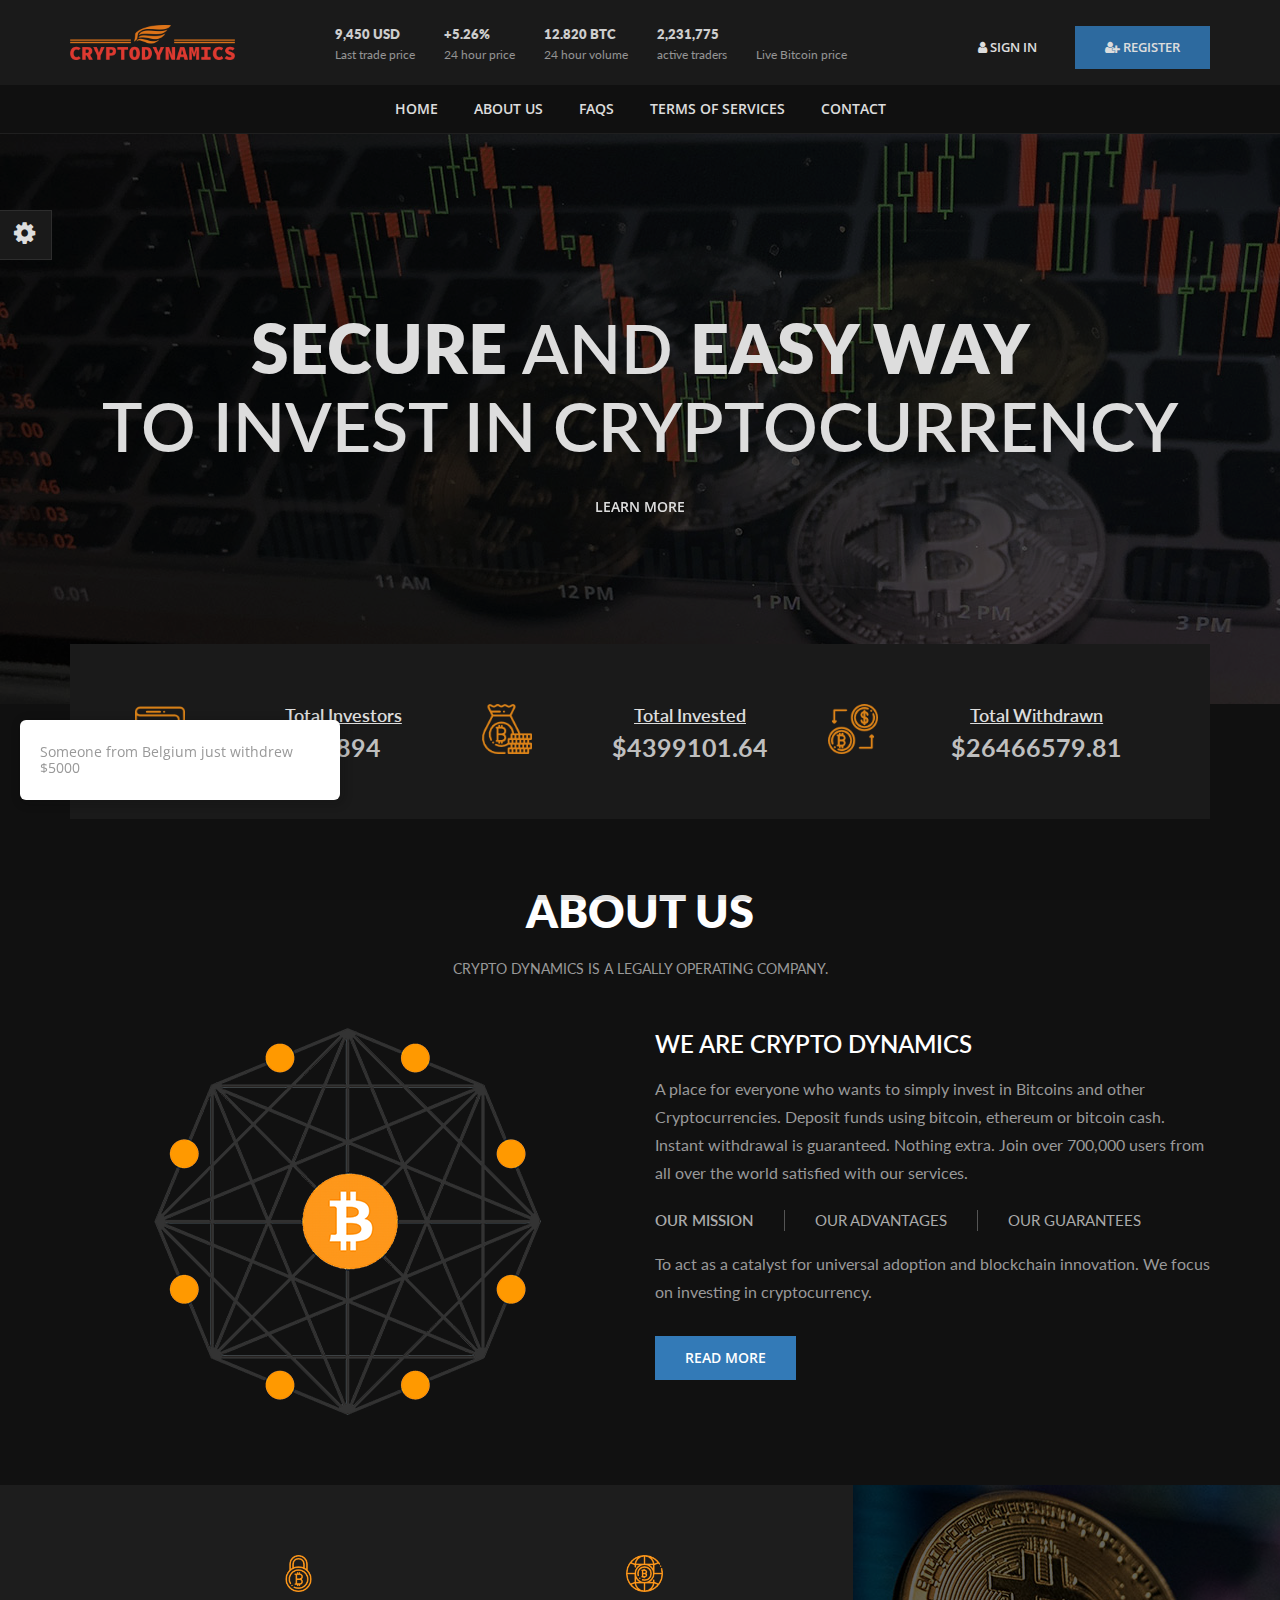
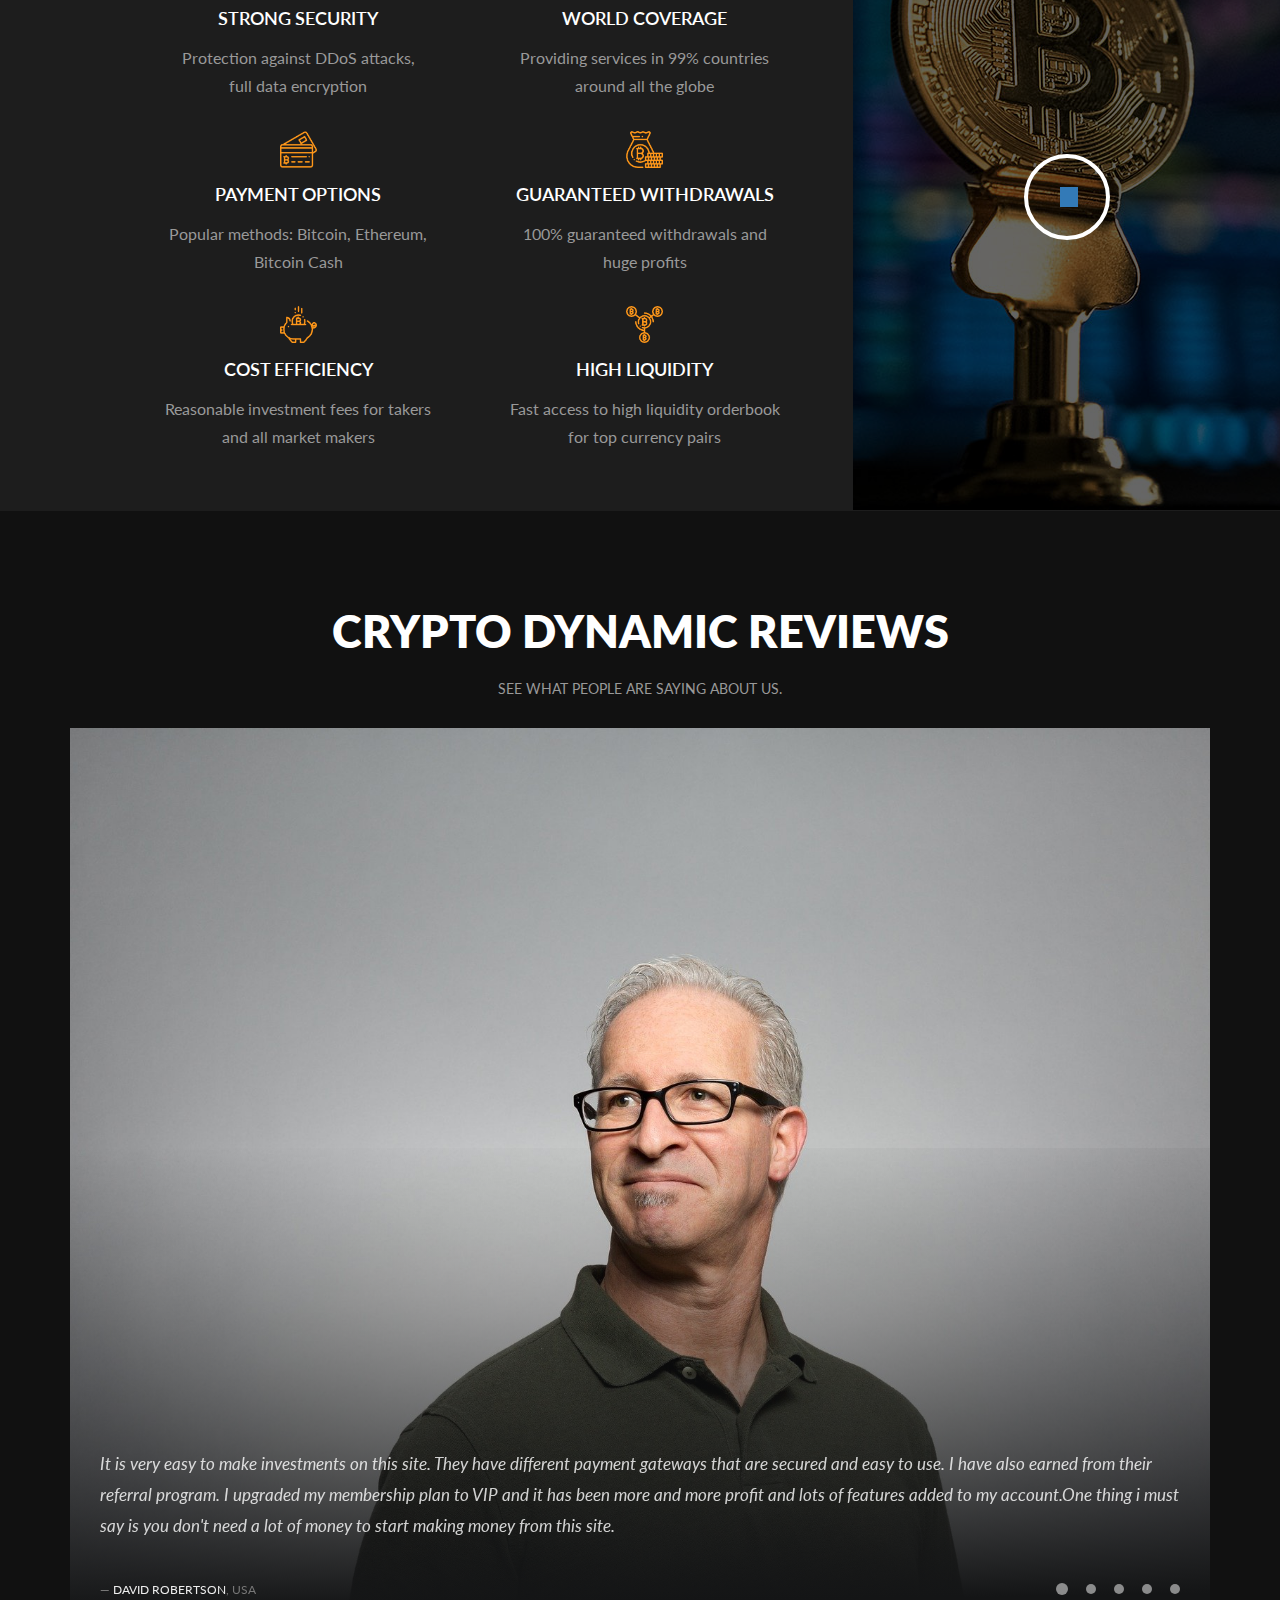
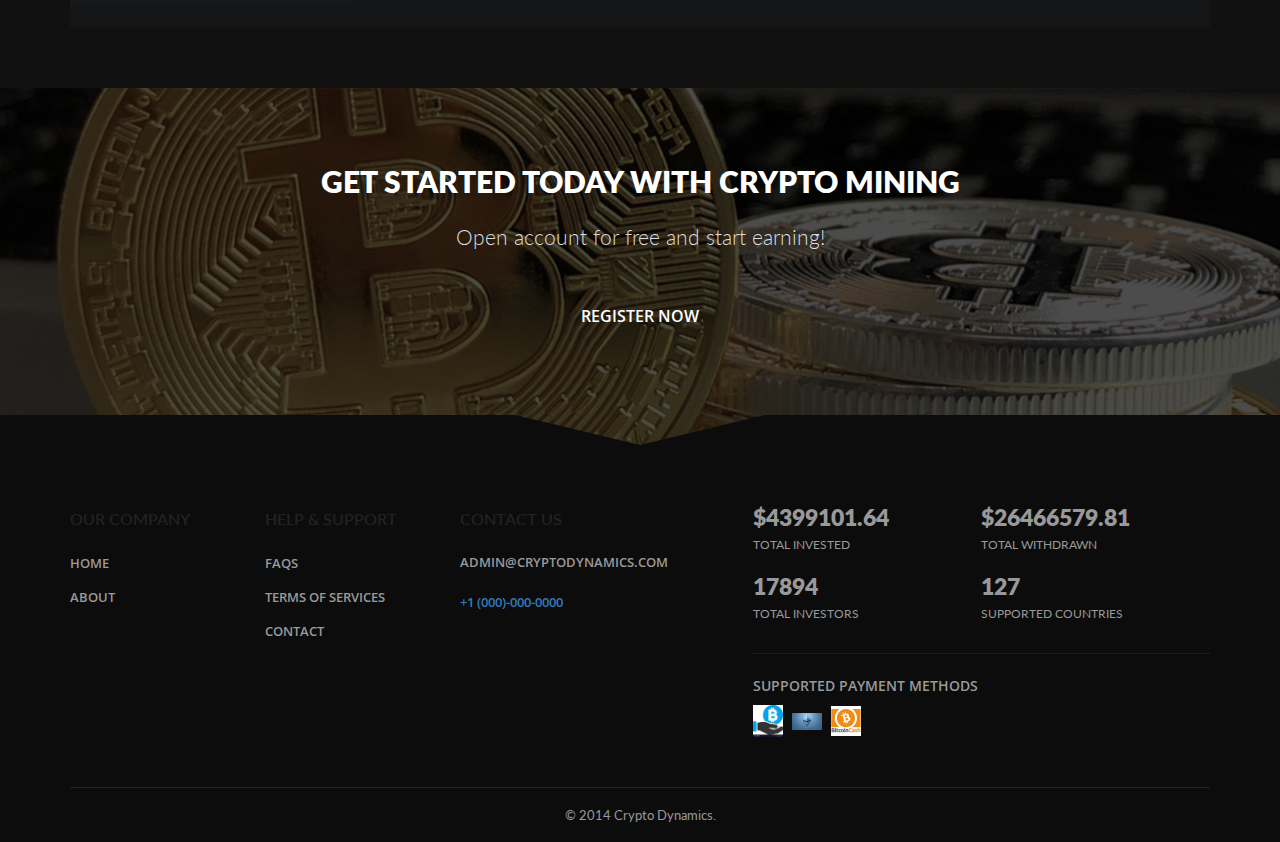
<file: index.html>
<!DOCTYPE html>
<html lang="en">

    
<!-- Mirrored from www.bfxm.online/ by HTTrack Website Copier/3.x [XR&CO'2014], Wed, 21 Apr 2021 22:54:12 GMT -->
<!-- Added by HTTrack --><meta http-equiv="content-type" content="text/html;charset=UTF-8" /><!-- /Added by HTTrack -->
<head>

        <meta charset="utf-8" />
        <title>Crypto Dynamics - Crypto Investment and Mining Platform</title>
        <meta name="viewport" content="width=device-width, initial-scale=1.0" />

        <!-- Favicon -->
        <link rel="shortcut icon" href="images/favicon.png">

        <!-- Template CSS Files -->
        <link rel="stylesheet" href="css/font-awesome.min.css">
        <link rel="stylesheet" href="css/bootstrap.min.css">
        <link rel="stylesheet" href="css/magnific-popup.css">
        <link rel="stylesheet" href="css/select2.min.css">
        <link rel="stylesheet" href="css/style.css">
  

        <!-- Live Style Switcher - demo only -->
        
        <link rel="alternate stylesheet" type="text/css" title="green" href="css/skins/green.css" />
        <link rel="alternate stylesheet" type="text/css" title="blue" href="css/skins/blue.css" />
        <link rel="stylesheet" type="text/css" href="css/styleswitcher.css" />

        <!-- Template JS Files -->
        <script src="js/modernizr.js"></script>

    </head>

    <body>
        <!-- SVG Preloader Starts -->
        <div id="preloader">
            <div id="preloader-content">
                <svg version="1.1" id="Layer_1" xmlns="http://www.w3.org/2000/svg" xmlns:xlink="http://www.w3.org/1999/xlink" x="0px" y="0px" width="150px" height="150px" viewBox="100 100 400 400" xml:space="preserve">
                <filter id="dropshadow" height="130%">
                    <feGaussianBlur in="SourceAlpha" stdDeviation="5"/>
                    <feOffset dx="0" dy="0" result="offsetblur"/>
                    <feFlood flood-color="red"/>
                    <feComposite in2="offsetblur" operator="in"/>
                    <feMerge>
                        <feMergeNode/>
                        <feMergeNode in="SourceGraphic"/>
                    </feMerge>
                </filter>          
                <path class="path" fill="#000000" d="M446.089,261.45c6.135-41.001-25.084-63.033-67.769-77.735l13.844-55.532l-33.801-8.424l-13.48,54.068
                      c-8.896-2.217-18.015-4.304-27.091-6.371l13.568-54.429l-33.776-8.424l-13.861,55.521c-7.354-1.676-14.575-3.328-21.587-5.073
                      l0.034-0.171l-46.617-11.64l-8.993,36.102c0,0,25.08,5.746,24.549,6.105c13.689,3.42,16.159,12.478,15.75,19.658L208.93,357.23
                      c-1.675,4.158-5.925,10.401-15.494,8.031c0.338,0.485-24.579-6.134-24.579-6.134l-9.631,40.468l36.843,9.188
                      c8.178,2.051,16.209,4.19,24.098,6.217l-13.978,56.17l33.764,8.424l13.852-55.571c9.235,2.499,18.186,4.813,26.948,6.995
                      l-13.802,55.309l33.801,8.424l13.994-56.061c57.648,10.902,100.998,6.502,119.237-45.627c14.705-41.979-0.731-66.193-31.06-81.984
                      C425.008,305.984,441.655,291.455,446.089,261.45z M368.859,369.754c-10.455,41.983-81.128,19.285-104.052,13.589l18.562-74.404
                      C306.28,314.65,379.774,325.975,368.859,369.754z M379.302,260.846c-9.527,38.187-68.358,18.781-87.442,14.023l16.828-67.489
                      C327.767,212.14,389.234,221.02,379.302,260.846z"/>       
                </svg>
            </div>
        </div>
        <!-- SVG Preloader Ends -->
        <!-- Live Style Switcher Starts - demo only -->
        <div id="switcher" class="">
            <div class="content-switcher">

                <p>DISPLAY</p>

                <label><input class="dark_switch" type="radio" name="color_style" id="is_dark" value="dark" checked="checked" /> Dark Mode</label>
                <label><input class="dark_switch" type="radio" name="color_style" id="is_light" value="light" /> Light</label>

                <hr />
                
                <div id="hideSwitcher">&times;</div>

            </div>
        </div>
        <div id="showSwitcher" class="styleSecondColor"><i class="fa fa-cog fa-spin"></i></div>
        <!-- Live Style Switcher Ends - demo only -->
        <!-- Wrapper Starts -->
        <div class="wrapper">
            <!-- Header Starts -->
            <header class="header">
                <div class="container">
                    <div class="row">
                        <!-- Logo Starts -->
                        <div class="main-logo col-xs-12 col-md-3 col-md-2 col-lg-2 hidden-xs">
                            <a href="index.html">
                                <img id="logo" class="img-responsive" src="images/logo-dark.png" alt="logo">
                            </a>
                        </div>
                        <!-- Logo Ends -->
                        <!-- Statistics Starts -->
                        <div class="col-md-7 col-lg-7">
                            <ul class="unstyled bitcoin-stats text-center">
                                <li>
                                    <h6>9,450 USD</h6><span>Last trade price</span></li>
                                <li>
                                    <h6>+5.26%</h6><span>24 hour price</span></li>
                                <li>
                                    <h6>12.820 BTC</h6><span>24 hour volume</span></li>
                                <li>
                                    <h6>2,231,775</h6><span>active traders</span></li>
                                <li>
                                    <div class="btcwdgt-price" data-bw-theme="light" data-bw-cur="usd"></div>
                                    <span>Live Bitcoin price</span>
                                </li>
                            </ul>
                        </div>
                        <!-- Statistics Ends -->
                        <!-- User Sign In/Sign Up Starts -->
                        <div class="col-md-3 col-lg-3">
                            <ul class="unstyled user">
                                                                <li class="sign-in"><a href="login.php" class="btn btn-primary"><i class="fa fa-user"></i> sign in</a></li>
                                <li class="sign-up"><a href="register.php" class="btn btn-primary"><i class="fa fa-user-plus"></i> register</a></li>
                                                            </ul>
                        </div>
                        <!-- User Sign In/Sign Up Ends -->
                    </div>
                </div>
                <!-- Navigation Menu Starts -->
                <nav class="site-navigation navigation" id="site-navigation">
                    <div class="container">
                        <div class="site-nav-inner">
                            <!-- Logo For ONLY Mobile display Starts -->
                            <a class="logo-mobile" href="index.html">
                                <img id="logo-mobile" class="img-responsive" src="images/logo-dark.png" alt="">
                            </a>
                            <!-- Logo For ONLY Mobile display Ends -->
                            <!-- Toggle Icon for Mobile Starts -->
                            <button type="button" class="navbar-toggle" data-toggle="collapse" data-target=".navbar-collapse">
                                <span class="sr-only">Toggle navigation</span>
                                <span class="icon-bar"></span>
                                <span class="icon-bar"></span>
                                <span class="icon-bar"></span>
                            </button>
                            <!-- Toggle Icon for Mobile Ends -->
                            <div class="collapse navbar-collapse navbar-responsive-collapse">
                                <!-- Main Menu Starts -->
                                <ul class="nav navbar-nav">
                                    <li class="active"><a href="index.html">Home</a></li>
                                    <li><a href="about.html">About Us</a></li>
                                    <li><a href="faq.html">FAQs</a></li>
                                    <li><a href="terms-of-services.html">Terms of Services</a></li>
                                    <li><a href="contact.html">Contact</a></li>
                                </ul>
                                <!-- Main Menu Ends -->
                            </div>
                        </div>
                    </div>
                </nav>
                <!-- Navigation Menu Ends -->
                <script type="text/javascript" src="https://files.coinmarketcap.com/static/widget/coinMarquee.js"></script><div id="coinmarketcap-widget-marquee" coins="1,1027,825,1839,3408,2,1765,52,74,15888" currency="USD" theme="light" transparent="false" show-symbol-logo="true"></div>
            </header>
            <!-- Header Ends -->
            
            <!-- Slider Starts -->
            <div id="main-slide" class="carousel slide carousel-fade" data-ride="carousel">
                <!-- Indicators Starts -->
                <ol class="carousel-indicators visible-lg visible-md">
                    <li data-target="#main-slide" data-slide-to="0" class="active"></li>
                    <li data-target="#main-slide" data-slide-to="1"></li>
                    <li data-target="#main-slide" data-slide-to="2"></li>
                </ol>
                <!-- Indicators Ends -->
                <!-- Carousel Inner Starts -->
                <div class="carousel-inner">
                    <!-- Carousel Item Starts -->
                    <div class="item active bg-parallax item-1">
                        <div class="slider-content">
                            <div class="container">
                                <div class="slider-text text-center">
                                    <h3 class="slide-title"><span>Secure</span> and <span>Easy Way</span><br/> To Invest in Cryptocurrency</h3>
                                    <p>
                                        <a href="about.html" class="slider btn btn-primary">Learn more</a>
                                    </p>
                                </div>
                            </div>
                        </div>
                    </div>
                    <!-- Carousel Item Ends -->
                    <!-- Carousel Item Starts -->
                    <div class="item bg-parallax item-2">
                        <div class="slider-content">
                            <div class="col-md-12">
                                <div class="container">
                                    <div class="slider-text text-center">
                                        <h3 class="slide-title"><span>Crypto</span> Investments <br/>You can <span>Trust</span> </h3>
                                    </div>
                                </div>
                            </div>
                        </div>
                    </div>
                    <!-- Carousel Item Ends -->
                </div>
                <!-- Carousel Inner Ends -->
                <!-- Carousel Controlers Starts -->
                <a class="left carousel-control" href="#main-slide" data-slide="prev">
                    <span><i class="fa fa-angle-left"></i></span>
                </a>
                <a class="right carousel-control" href="#main-slide" data-slide="next">
                    <span><i class="fa fa-angle-right"></i></span>
                </a>
                <!-- Carousel Controlers Ends -->
            </div>
            <!-- Slider Ends -->
            <!-- Features Section Starts -->
            <section class="features">
                <div class="container">
                    <div class="row features-row">
                        <!-- Feature Box Starts -->
                        <div class="feature-box col-md-4 col-sm-12">
                            <span class="feature-icon">
                                <img id="download-bitcoin" src="images/icons/orange/download-bitcoin.png" alt="download bitcoin">
                            </span>
                            <div class="feature-box-content" style="text-align:center;">
                                <h3><u>Total Investors</u></h3>
                                <p style="font-size:25px;"><b>17894</b></p>
                            </div>
                        </div>
                        <!-- Feature Box Ends -->
                        <!-- Feature Box Starts -->
                        <div class="feature-box two col-md-4 col-sm-12">
                            <span class="feature-icon">
                                <img id="add-bitcoins" src="images/icons/orange/add-bitcoins.png" alt="add bitcoins">
                            </span>
                            <div class="feature-box-content" style="text-align:center;">
                                <h3><u>Total Invested</u></h3>
                                <p style="font-size:25px;"><b>$4399101.64</b></p>
                            </div>
                        </div>
                        <!-- Feature Box Ends -->
                        <!-- Feature Box Starts -->
                        <div class="feature-box three col-md-4 col-sm-12">
                            <span class="feature-icon">
                                <img id="buy-sell-bitcoins" src="images/icons/orange/buy-sell-bitcoins.png" alt="buy and sell bitcoins">
                            </span>
                            <div class="feature-box-content" style="text-align:center;">
                                <h3><u>Total Withdrawn</u></h3>
                                <p style="font-size:25px;"><b>&dollar;26466579.81</b></p>
                            </div>
                        </div>
                        <!-- Feature Box Ends -->
                    </div>
                </div>
            </section>
            <!-- Features Section Ends -->
            <!-- About Section Starts -->
            <section class="about-us">
                <div class="container">
                    <!-- Section Title Starts -->
                    <div class="row text-center">
                        <h2 class="title-head">About <span>Us</span></h2>
                        <div class="title-head-subtitle">
                            <p>Crypto Dynamics is a legally operating company.</p>
                        </div>
                    </div>
                    <!-- Section Title Ends -->
                    <!-- Section Content Starts -->
                    <div class="row about-content">
                        <!-- Image Starts -->
                        <div class="col-sm-12 col-md-5 col-lg-6 text-center">
                            <img id="about-us" class="img-responsive img-about-us" src="images/about-us.png" alt="about us">
                        </div>
                        <!-- Image Ends -->
                        <!-- Content Starts -->
                        <div class="col-sm-12 col-md-7 col-lg-6">
                            <h3 class="title-about">WE ARE CRYPTO DYNAMICS</h3>
                            <p class="about-text">A place for everyone who wants to simply invest in Bitcoins and other Cryptocurrencies. Deposit funds using bitcoin, ethereum or bitcoin cash. Instant withdrawal is guaranteed. Nothing extra. Join over 700,000 users from all over the world satisfied with our services.</p>
                            <ul class="nav nav-tabs">
                                <li class="active"><a data-toggle="tab" href="#menu1">Our Mission</a></li>
                                <li><a data-toggle="tab" href="#menu2">Our advantages</a></li>
                                <li><a data-toggle="tab" href="#menu3">Our guarantees</a></li>
                            </ul>
                            <div class="tab-content">
                                <div id="menu1" class="tab-pane fade in active">
                                    <p>To act as a catalyst for universal adoption and blockchain innovation.
                                        We focus on investing in cryptocurrency.</p>
                                </div>
                                <div id="menu2" class="tab-pane fade">
                                    <p>Our team consists only of qualified people connected with the financial 
                                        industry for years, who are also passionate about the fledgling
                                    but very strong cryptocurrency market and mining technology.
                                    </p>
                                </div>
                                <div id="menu3" class="tab-pane fade">
                                     <p>Crypto Dynamics using advanced investment techniques, such as financial leverage, guarantees huge profits even at the currently
                                        fluctuating rate of cryptocurrencies. When starting cooperation with us you have 100% guarantee that you will not lose your funds, but
                                        you can only gain.
                                    </p>
                                </div>
                            </div>
                            <a class="btn btn-primary" href="about.html">Read More</a>
                        </div>
                        <!-- Content Ends -->
                    </div>
                    <!-- Section Content Ends -->
                </div>
            </section>
            <!-- About Section Ends -->
            <!-- Features and Video Section Starts -->
            <section class="image-block">
                <div class="container-fluid">
                    <div class="row">
                        <!-- Features Starts -->
                        <div class="col-md-8 ts-padding img-block-left">
                            <div class="gap-20"></div>
                            <div class="row">
                                <!-- Feature Starts -->
                                <div class="col-sm-6 col-md-6 col-xs-12">
                                    <div class="feature text-center">
                                        <span class="feature-icon">
                                            <img id="strong-security" src="images/icons/orange/strong-security.png" alt="strong security"/>
                                        </span>
                                        <h3 class="feature-title">Strong Security</h3>
                                        <p>Protection against DDoS attacks, <br>full data encryption</p>
                                    </div>
                                </div>
                                <!-- Feature Ends -->
                                <div class="gap-20-mobile"></div>
                                <!-- Feature Starts -->
                                <div class="col-sm-6 col-md-6 col-xs-12">
                                    <div class="feature text-center">
                                        <span class="feature-icon">
                                            <img id="world-coverage" src="images/icons/orange/world-coverage.png" alt="world coverage"/>
                                        </span>
                                        <h3 class="feature-title">World Coverage</h3>
                                        <p>Providing services in 99% countries<br> around all the globe</p>
                                    </div>
                                </div>
                                <!-- Feature Ends -->
                            </div>
                            <div class="gap-20"></div>
                            <div class="row">
                                <!-- Feature Starts -->
                                <div class="col-sm-6 col-md-6 col-xs-12">
                                    <div class="feature text-center">
                                        <span class="feature-icon">
                                            <img id="payment-options" src="images/icons/orange/payment-options.png" alt="payment options"/>
                                        </span>
                                        <h3 class="feature-title">Payment Options</h3>
                                        <p>Popular methods: Bitcoin, Ethereum, <br>Bitcoin Cash</p>
                                    </div>
                                </div>
                                <!-- Feature Ends -->
                                <div class="gap-20-mobile"></div>
                                <!-- Feature Starts -->
                                <div class="col-sm-6 col-md-6 col-xs-12">
                                    <div class="feature text-center">
                                        <span class="feature-icon">
                                            <img id="mobile-app" src="images/icons/orange/add-bitcoins.png" alt="guaranteed withdrawals"/>
                                        </span>
                                        <h3 class="feature-title">Guaranteed Withdrawals</h3>
                                        <p>100% guaranteed withdrawals and <br> huge profits</p>
                                    </div>
                                </div>
                                <!-- Feature Ends -->
                            </div>
                            <div class="gap-20"></div>
                            <div class="row">
                                <!-- Feature Starts -->
                                <div class="col-sm-6 col-md-6 col-xs-12">
                                    <div class="feature text-center">
                                        <span class="feature-icon">
                                            <img id="cost-efficiency" src="images/icons/orange/cost-efficiency.png" alt="cost efficiency"/>
                                        </span>
                                        <h3 class="feature-title">Cost efficiency</h3>
                                        <p>Reasonable investment fees for takers<br> and all market makers</p>
                                    </div>
                                </div>
                                <!-- Feature Ends -->
                                <div class="gap-20-mobile"></div>
                                <!-- Feature Starts -->
                                <div class="col-sm-6 col-md-6 col-xs-12">
                                    <div class="feature text-center">
                                        <span class="feature-icon">
                                            <img id="high-liquidity" src="images/icons/orange/high-liquidity.png" alt="high liquidity"/>
                                        </span>
                                        <h3 class="feature-title">High Liquidity</h3>
                                        <p>Fast access to high liquidity orderbook<br> for top currency pairs</p>
                                    </div>
                                </div>
                                <!-- Feature Ends -->
                            </div>
                        </div>
                        <!-- Features Ends -->
                        <!-- Video Starts -->
                        <div class="col-md-4 ts-padding bg-image-1">
                            <div>
                                <div class="text-center">
                                    <a class="button-video mfp-youtube" href="https://youtu.be/6Gu2QMTAkEU"></a>
                                </div>
                            </div>
                        </div>
                        <!-- Video Ends -->
                    </div>
                </div>
            </section>
            <!-- Features and Video Section Ends -->
            <!-- Pricing Starts -->
            
            <!-- Pricing Ends -->
            
            
            <!-- Quote and Chart Section Starts -->
            
            <br>
            <!-- Quote and Chart Section Ends -->
            <!-- Blog Section Starts -->
            <section class="blog">
                <div class="container">
                    <!-- Section Title Starts -->
                    <div class="row text-center">
                        <h2 class="title-head">Crypto Dynamic <span>Reviews</span></h2>
                        <div class="title-head-subtitle">
                            <p>See what people are saying about us.</p>
                        </div>
                    </div>
                    <!-- Section Title Ends -->
                    <!-- Section Content Starts -->
				    <div id="carousel-testimonials" class="carousel slide carousel-fade" data-ride="carousel">
					<!-- Indicators Starts -->
    					<ol class="carousel-indicators">
    						<li data-target="#carousel-testimonials" data-slide-to="0" class="active"></li>
    						<li data-target="#carousel-testimonials" data-slide-to="1"></li>
    						<li data-target="#carousel-testimonials" data-slide-to="2"></li>
    						<li data-target="#carousel-testimonials" data-slide-to="3"></li>
    						<li data-target="#carousel-testimonials" data-slide-to="4"></li>
    					</ol>
    					<!-- Indicators Ends -->
    					<!-- Carousel Inner Starts -->
    					<div class="carousel-inner">
    						<!-- Carousel Item Starts -->
    						<div class="item active item-4">
    							<div>
    								<blockquote>
    									<p>It is very easy to make investments on this site. They have different payment gateways that are secured and easy to use. I have also earned from their referral program. I upgraded my membership plan to VIP and it has been more and more profit and lots of features added to my account.One thing i must say is you don't need a lot of money to start making money from this site.</p>
    									<footer><span>David Robertson</span>, USA</footer>
    								</blockquote>
    							</div>
    						</div>
    						<!-- Carousel Item Ends -->
    						<!-- Carousel Item Starts -->
    						<div class="item item-5">
    							<div>
    								<blockquote>
    									<p>Crypto Dynamics approach of identifying our future needs/goals and then working out how to achieve them is a vital approach to reduce the lottery of financial planning. Much bettr than the previous IFA approach of ticking the boxes of financial products that would have left the future very uncertain.</p>
    									<footer><span>Selena Meyer</span>, Canada</footer>
    								</blockquote>
    							</div>
    						</div>
    						
    						<div class="item item-6">
    							<div>
    								<blockquote>
    									<p>Through in-depth discussion I'm able to regularly focus on my goals in life and then to financially plan with us to reach our aims. This approach fully integrates life plans and the financial plans and makes very good sense. Jeremy simplifies a complex subject keeping us well informed of the latest changes and adjusting our mindset to suit the current legislation. Crypto Dynamics is very client centred and professional and we would happily recommend their services to others.</p>
    									<footer><span>Liam Woodson</span>, Ireland</footer>
    								</blockquote>
    							</div>
    						</div>
    						<!-- Carousel Item Ends -->
    						<!-- Carousel Item Starts -->
    						<div class="item item-7">
    							<div>
    								<blockquote>
    									<p>I decided to invest some dollars hoping i will get my profit as stated on the website. The interesting part is when i saw my money growing. I picked the Deluxe weekly plan and i was just surprised. I thought it was too real to be true. I was then contacted by an admin to write a testimonial about the platform in which I gladly did. Crypto Dynamics is a real deal.</p>
    									<footer><span>Rawia Chniti</span>, Russia</footer>
    								</blockquote>
    							</div>
    						</div>
    						
    						<div class="item item-8">
    							<div>
    								<blockquote>
    									<p>my wife and I decided to invest some money hoping we will get my profit as seen on the platform. The interesting part is when i saw my money growing. We picked the VVIP plan. I was then contacted by an admin to write a testimonial about the platform in which I gladly did. Crypto Dynamics has been a life changer since I started investing .</p>
    									<footer><span>Karen Welsh</span>, South Africa</footer>
    								</blockquote>
    							</div>
    						</div>
    						<!-- Carousel Item Ends -->
    					</div>
					<!-- Carousel Inner Ends -->
				    </div>
                <!--slider ends-->
                </div>
            </section>
            <!-- Blog Section Ends -->
            <!-- Call To Action Section Starts -->
            <section class="call-action-all">
                <div class="call-action-all-overlay">
                    <div class="container">
                        <div class="row">
                            <div class="col-xs-12">
                                <!-- Call To Action Text Starts -->
                                <div class="action-text">
                                    <h2>Get Started Today With Crypto Mining</h2>
                                    <p class="lead">Open account for free and start earning!</p>
                                </div>
                                <!-- Call To Action Text Ends -->
                                <!-- Call To Action Button Starts -->
                                <p class="action-btn"><a class="btn btn-primary" href="register.php">Register Now</a></p>
                                <!-- Call To Action Button Ends -->
                            </div>
                        </div>
                    </div>
                </div>
            </section>
            <!-- Call To Action Section Ends -->
            <!--fake sales notification-->
                        <section class="custom-social-proof">
                <div class="custom-notification">
                  <div class="custom-notification-container">
                    <div class="custom-notification-content-wrapper">
                      <p class="custom-notification-content">
                        Someone from <span id="country">USA </span> just withdrew <span id="product"> $1000.</span>
                      </p>
                    </div>
                  </div>
                  <div class="custom-close"></div>
                </div>
            </section>
            <!--fake sales notification end-->
            <!-- Footer Starts -->
            <footer class="footer">
                <!-- Footer Top Area Starts -->
                <div class="top-footer">
                    <div class="container">
                        <div class="row">
                            <!-- Footer Widget Starts -->
                            <div class="col-sm-4 col-md-2">
                                <h4>Our Company</h4>
                                <div class="menu">
                                    <ul>
                                        <li><a href="index.html">Home</a></li>
                                        <li><a href="about.html">About</a></li>

                                    </ul>
                                </div>
                            </div>
                            <!-- Footer Widget Ends -->
                            <!-- Footer Widget Starts -->
                            <div class="col-sm-4 col-md-2">
                                <h4>Help & Support</h4>
                                <div class="menu">
                                    <ul>
                                        <li><a href="faq.html">FAQs</a></li>
                                        <li><a href="terms-of-services.html">Terms of Services</a></li>
                                        <li><a href="contact.html">Contact</a></li>
                                    </ul>
                                </div>
                            </div>
                            <!-- Footer Widget Ends -->
                            <!-- Footer Widget Starts -->
                            <div class="col-sm-4 col-md-3">
                                <h4>Contact Us </h4>
                                <div class="contacts">
                                    <div>
                                        <span>admin@cryptodynamics.com</span>
                                    </div>
                                    <div>
                                        <a href="https://api.whatsapp.com/send?phone=+1 (000)-000-000">+1 (000)-000-0000</a>
                                    </div>
                                </div>
                                <!-- Social Media Profiles Starts -->
<!--                                <div class="social-footer">
                                    <ul>
                                        <li><a href="#" target="_blank"><i class="fa fa-facebook"></i></a></li>
                                        <li><a href="#" target="_blank"><i class="fa fa-twitter"></i></a></li>
                                        <li><a href="#" target="_blank"><i class="fa fa-google-plus"></i></a></li>
                                        <li><a href="#" target="_blank"><i class="fa fa-linkedin"></i></a></li>
                                    </ul>
                                </div>-->
                                <!-- Social Media Profiles Ends -->
                            </div>
                            <!-- Footer Widget Ends -->
                            <!-- Footer Widget Starts -->
                            <div class="col-sm-12 col-md-5">
                                <!-- Facts Starts -->
                                <div class="facts-footer">
                                    <div>
                                        <h5>$4399101.64</h5>
                                        <span>total invested</span>
                                    </div>
                                    <div>
                                        <h5>$26466579.81</h5>
                                        <span>total withdrawn</span>
                                    </div>
                                    <div>
                                        <h5>17894</h5>
                                        <span>total investors</span>
                                    </div>
                                    <div>
                                        <h5>127</h5>
                                        <span>supported countries</span>
                                    </div>
                                </div>
                                <!-- Facts Ends -->
                                <hr>
                                <!-- Supported Payment Cards Logo Starts -->
                                <div class="payment-logos">
                                    <h4 class="payment-title">supported payment methods</h4>
                                   <img src="images/icons/payment/bitcoin-payment.png" alt="bitcoin">
                                    <img src="images/icons/payment/ethereum-1.png" alt="ethereum">
                                    <img src="images/icons/payment/Bitcoin-Cash.png" alt="bitcoin cash">
                                </div>
                                <!-- Supported Payment Cards Logo Ends -->
                            </div>
                            <!-- Footer Widget Ends -->
                        </div>
                    </div>
                </div>
                <!-- Footer Top Area Ends -->
                <!-- Footer Bottom Area Starts -->
                <div class="bottom-footer">
                    <div class="container">
                        <div class="row">
                            <div class="col-xs-12">
                                <!-- Copyright Text Starts -->
                                <p class="text-center">&COPY; 2014 Crypto Dynamics.</p>
                                <!-- Copyright Text Ends -->
                            </div>
                        </div>
                    </div>
                </div>
                <!-- Footer Bottom Area Ends -->
            </footer>
            <!-- Footer Ends -->
            <!-- Back To Top Starts  -->
            <a href="#" id="back-to-top" class="back-to-top fa fa-arrow-up"></a>
            <!-- Back To Top Ends  -->

            <!-- Template JS Files -->
            <script src="js/jquery-2.2.4.min.js"></script>
            <script src="js/bootstrap.min.js"></script>
            <script src="js/select2.min.js"></script>
            <script src="js/jquery.magnific-popup.min.js"></script>
            <script src="js/custom.js"></script>

            <!-- Live Style Switcher JS File - only demo -->
            <script src="js/styleswitcher.js"></script>

        </div>
        <!-- Wrapper Ends -->
    </body>



<!-- Mirrored from www.bfxm.online/about.php by HTTrack Website Copier/3.x [XR&CO'2014], Wed, 21 Apr 2021 22:54:48 GMT -->
</html>
</file>
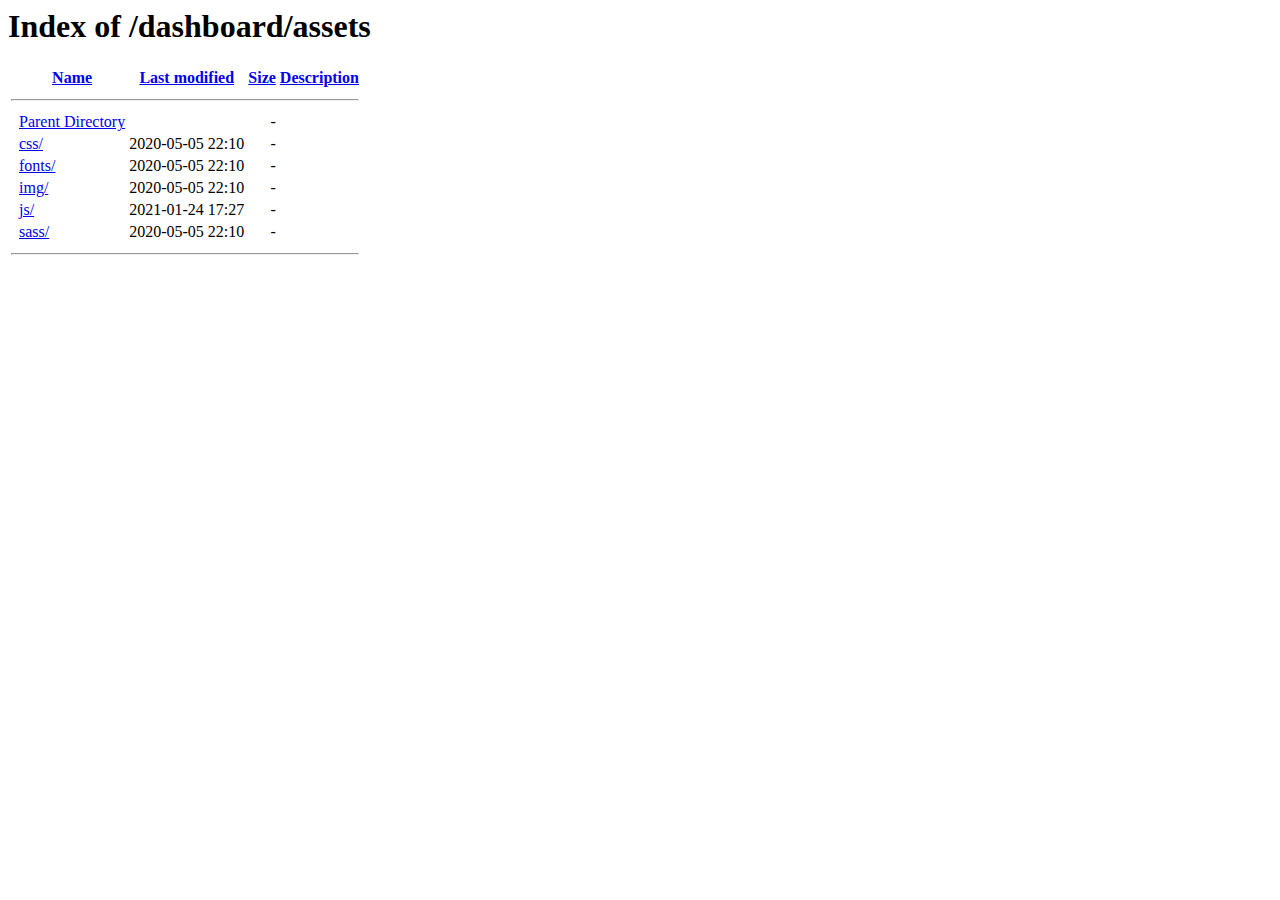
<file: user/assets/index.html>
<!DOCTYPE HTML PUBLIC "-//W3C//DTD HTML 3.2 Final//EN">
<html>
 
<!-- Mirrored from bfxm.online/dashboard/assets/ by HTTrack Website Copier/3.x [XR&CO'2014], Thu, 22 Apr 2021 12:59:30 GMT -->
<!-- Added by HTTrack --><meta http-equiv="content-type" content="text/html;charset=ISO-8859-1" /><!-- /Added by HTTrack -->
<head>
  <title>Index of /dashboard/assets</title>
 </head>
 <body>
<h1>Index of /dashboard/assets</h1>
  <table>
   <tr><th valign="top">&nbsp;</th><th><a href="indexc052.html?C=N;O=D">Name</a></th><th><a href="indexf8a0.html?C=M;O=A">Last modified</a></th><th><a href="indexbfec.html?C=S;O=A">Size</a></th><th><a href="index30b5.html?C=D;O=A">Description</a></th></tr>
   <tr><th colspan="5"><hr></th></tr>
<tr><td valign="top">&nbsp;</td><td><a href="https://bfxm.online/dashboard/">Parent Directory</a>       </td><td>&nbsp;</td><td align="right">  - </td><td>&nbsp;</td></tr>
<tr><td valign="top">&nbsp;</td><td><a href="css/index.html">css/</a>                   </td><td align="right">2020-05-05 22:10  </td><td align="right">  - </td><td>&nbsp;</td></tr>
<tr><td valign="top">&nbsp;</td><td><a href="fonts/index.html">fonts/</a>                 </td><td align="right">2020-05-05 22:10  </td><td align="right">  - </td><td>&nbsp;</td></tr>
<tr><td valign="top">&nbsp;</td><td><a href="img/index.html">img/</a>                   </td><td align="right">2020-05-05 22:10  </td><td align="right">  - </td><td>&nbsp;</td></tr>
<tr><td valign="top">&nbsp;</td><td><a href="js/index.html">js/</a>                    </td><td align="right">2021-01-24 17:27  </td><td align="right">  - </td><td>&nbsp;</td></tr>
<tr><td valign="top">&nbsp;</td><td><a href="sass/index.html">sass/</a>                  </td><td align="right">2020-05-05 22:10  </td><td align="right">  - </td><td>&nbsp;</td></tr>
   <tr><th colspan="5"><hr></th></tr>
</table>
</body>
<!-- Mirrored from bfxm.online/dashboard/assets/ by HTTrack Website Copier/3.x [XR&CO'2014], Thu, 22 Apr 2021 12:59:30 GMT -->
</html>
</file>
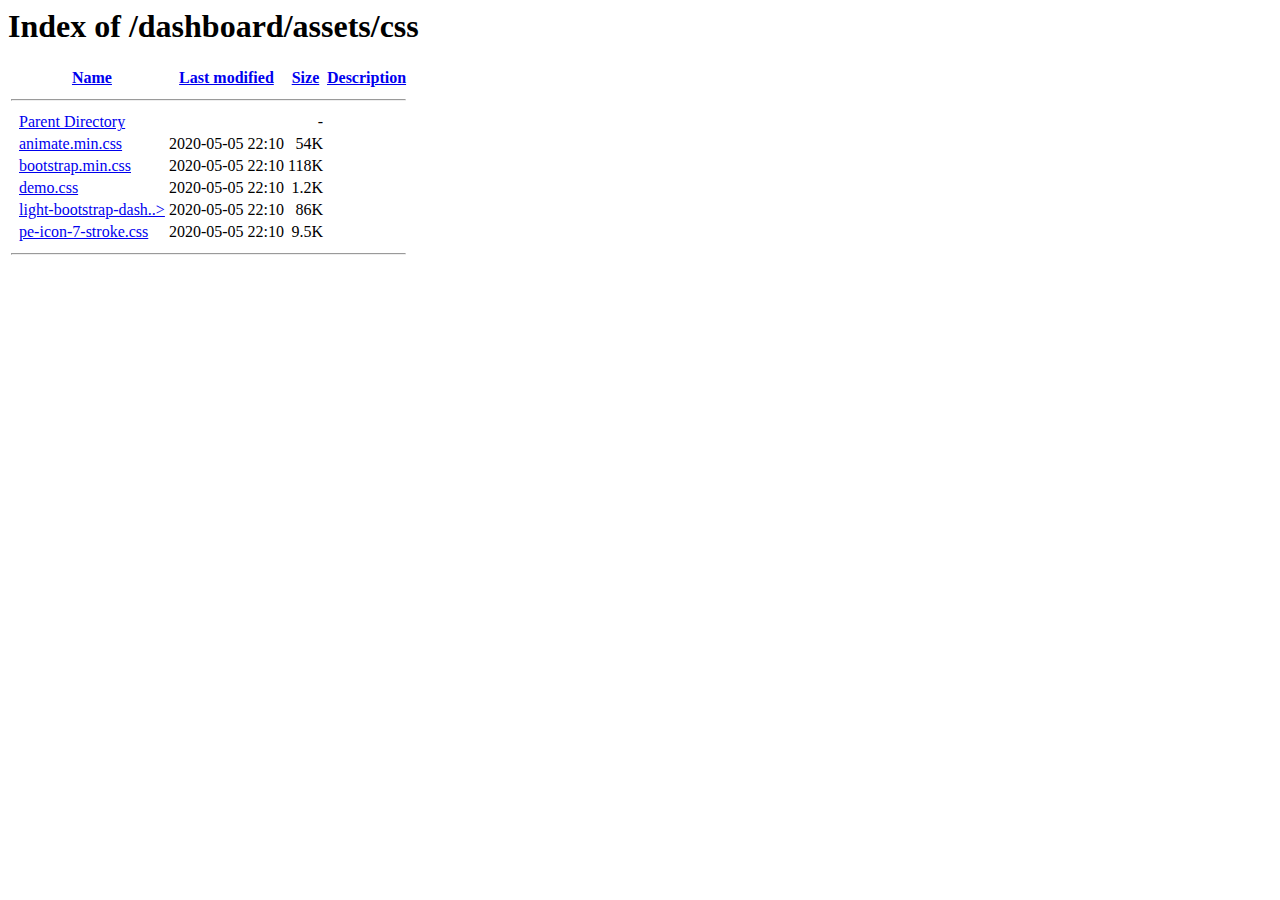
<file: user/assets/css/index.html>
<!DOCTYPE HTML PUBLIC "-//W3C//DTD HTML 3.2 Final//EN">
<html>
 
<!-- Mirrored from bfxm.online/dashboard/assets/css/ by HTTrack Website Copier/3.x [XR&CO'2014], Thu, 22 Apr 2021 13:02:37 GMT -->
<!-- Added by HTTrack --><meta http-equiv="content-type" content="text/html;charset=ISO-8859-1" /><!-- /Added by HTTrack -->
<head>
  <title>Index of /dashboard/assets/css</title>
 </head>
 <body>
<h1>Index of /dashboard/assets/css</h1>
  <table>
   <tr><th valign="top">&nbsp;</th><th><a href="indexc052.html?C=N;O=D">Name</a></th><th><a href="indexf8a0.html?C=M;O=A">Last modified</a></th><th><a href="indexbfec.html?C=S;O=A">Size</a></th><th><a href="index30b5.html?C=D;O=A">Description</a></th></tr>
   <tr><th colspan="5"><hr></th></tr>
<tr><td valign="top">&nbsp;</td><td><a href="../index.html">Parent Directory</a>       </td><td>&nbsp;</td><td align="right">  - </td><td>&nbsp;</td></tr>
<tr><td valign="top">&nbsp;</td><td><a href="animate.min.css">animate.min.css</a>        </td><td align="right">2020-05-05 22:10  </td><td align="right"> 54K</td><td>&nbsp;</td></tr>
<tr><td valign="top">&nbsp;</td><td><a href="bootstrap.min.css">bootstrap.min.css</a>      </td><td align="right">2020-05-05 22:10  </td><td align="right">118K</td><td>&nbsp;</td></tr>
<tr><td valign="top">&nbsp;</td><td><a href="demo.css">demo.css</a>               </td><td align="right">2020-05-05 22:10  </td><td align="right">1.2K</td><td>&nbsp;</td></tr>
<tr><td valign="top">&nbsp;</td><td><a href="light-bootstrap-dashboard.css">light-bootstrap-dash..&gt;</a></td><td align="right">2020-05-05 22:10  </td><td align="right"> 86K</td><td>&nbsp;</td></tr>
<tr><td valign="top">&nbsp;</td><td><a href="pe-icon-7-stroke.css">pe-icon-7-stroke.css</a>   </td><td align="right">2020-05-05 22:10  </td><td align="right">9.5K</td><td>&nbsp;</td></tr>
   <tr><th colspan="5"><hr></th></tr>
</table>
</body>
<!-- Mirrored from bfxm.online/dashboard/assets/css/ by HTTrack Website Copier/3.x [XR&CO'2014], Thu, 22 Apr 2021 13:02:41 GMT -->
</html>
</file>
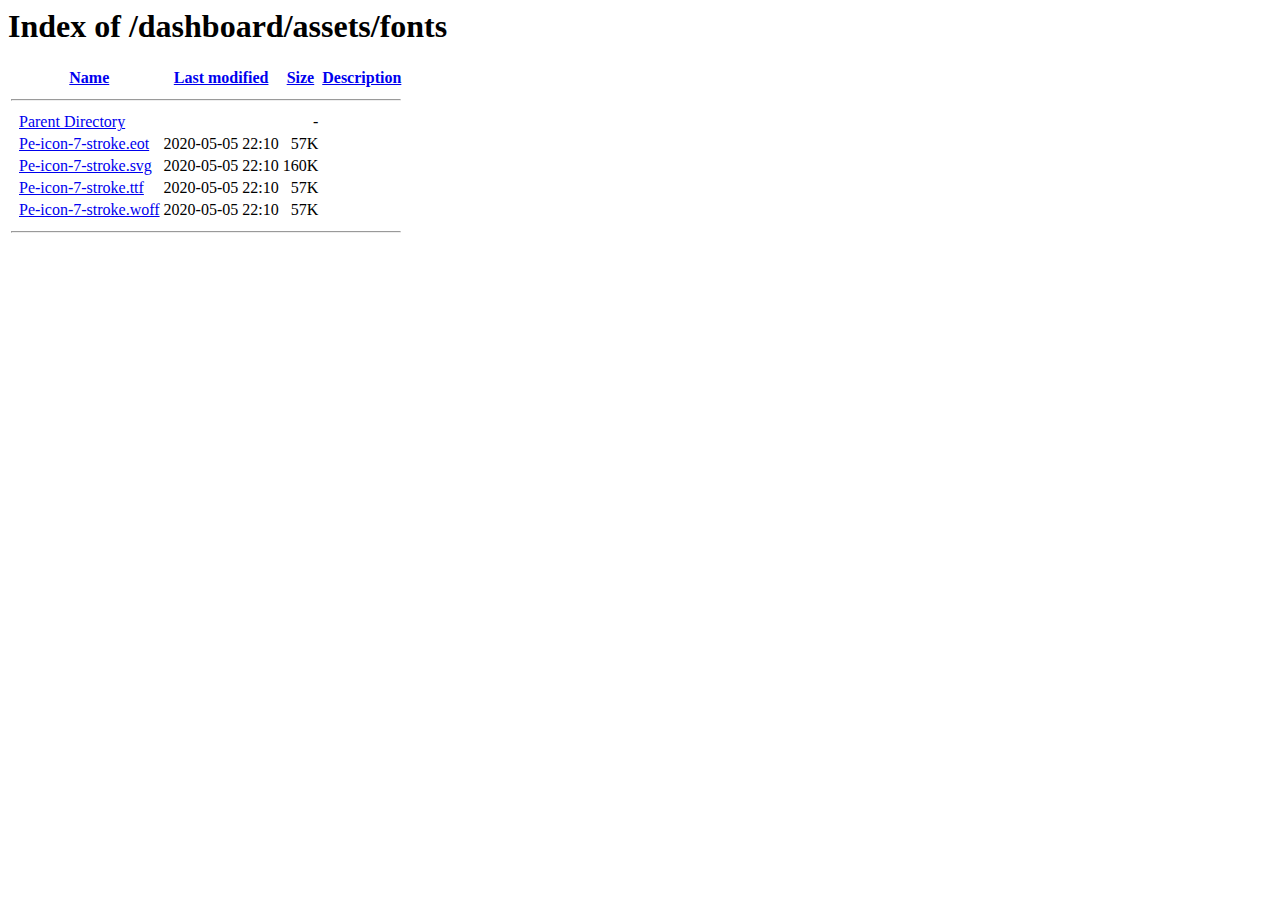
<file: user/assets/fonts/index.html>
<!DOCTYPE HTML PUBLIC "-//W3C//DTD HTML 3.2 Final//EN">
<html>
 
<!-- Mirrored from bfxm.online/dashboard/assets/fonts/ by HTTrack Website Copier/3.x [XR&CO'2014], Thu, 22 Apr 2021 13:02:41 GMT -->
<!-- Added by HTTrack --><meta http-equiv="content-type" content="text/html;charset=ISO-8859-1" /><!-- /Added by HTTrack -->
<head>
  <title>Index of /dashboard/assets/fonts</title>
 </head>
 <body>
<h1>Index of /dashboard/assets/fonts</h1>
  <table>
   <tr><th valign="top">&nbsp;</th><th><a href="indexc052.html?C=N;O=D">Name</a></th><th><a href="indexf8a0.html?C=M;O=A">Last modified</a></th><th><a href="indexbfec.html?C=S;O=A">Size</a></th><th><a href="index30b5.html?C=D;O=A">Description</a></th></tr>
   <tr><th colspan="5"><hr></th></tr>
<tr><td valign="top">&nbsp;</td><td><a href="../index.html">Parent Directory</a>       </td><td>&nbsp;</td><td align="right">  - </td><td>&nbsp;</td></tr>
<tr><td valign="top">&nbsp;</td><td><a href="Pe-icon-7-stroke.eot">Pe-icon-7-stroke.eot</a>   </td><td align="right">2020-05-05 22:10  </td><td align="right"> 57K</td><td>&nbsp;</td></tr>
<tr><td valign="top">&nbsp;</td><td><a href="Pe-icon-7-stroke.svg">Pe-icon-7-stroke.svg</a>   </td><td align="right">2020-05-05 22:10  </td><td align="right">160K</td><td>&nbsp;</td></tr>
<tr><td valign="top">&nbsp;</td><td><a href="Pe-icon-7-stroke.ttf">Pe-icon-7-stroke.ttf</a>   </td><td align="right">2020-05-05 22:10  </td><td align="right"> 57K</td><td>&nbsp;</td></tr>
<tr><td valign="top">&nbsp;</td><td><a href="Pe-icon-7-stroke.woff">Pe-icon-7-stroke.woff</a>  </td><td align="right">2020-05-05 22:10  </td><td align="right"> 57K</td><td>&nbsp;</td></tr>
   <tr><th colspan="5"><hr></th></tr>
</table>
</body>
<!-- Mirrored from bfxm.online/dashboard/assets/fonts/ by HTTrack Website Copier/3.x [XR&CO'2014], Thu, 22 Apr 2021 13:02:44 GMT -->
</html>
</file>
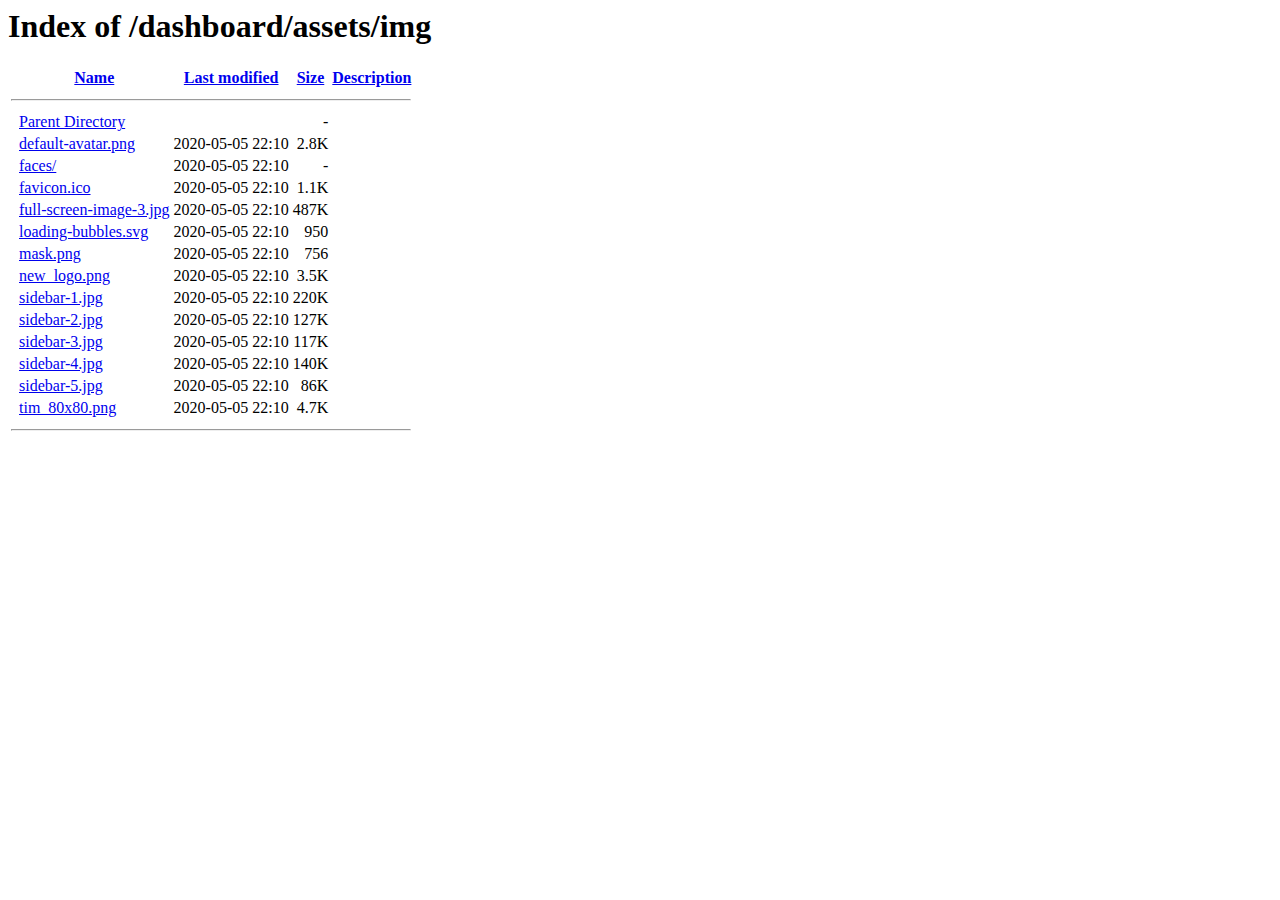
<file: user/assets/img/index.html>
<!DOCTYPE HTML PUBLIC "-//W3C//DTD HTML 3.2 Final//EN">
<html>
 
<!-- Mirrored from bfxm.online/dashboard/assets/img/ by HTTrack Website Copier/3.x [XR&CO'2014], Thu, 22 Apr 2021 13:02:44 GMT -->
<!-- Added by HTTrack --><meta http-equiv="content-type" content="text/html;charset=ISO-8859-1" /><!-- /Added by HTTrack -->
<head>
  <title>Index of /dashboard/assets/img</title>
 </head>
 <body>
<h1>Index of /dashboard/assets/img</h1>
  <table>
   <tr><th valign="top">&nbsp;</th><th><a href="indexc052.html?C=N;O=D">Name</a></th><th><a href="indexf8a0.html?C=M;O=A">Last modified</a></th><th><a href="indexbfec.html?C=S;O=A">Size</a></th><th><a href="index30b5.html?C=D;O=A">Description</a></th></tr>
   <tr><th colspan="5"><hr></th></tr>
<tr><td valign="top">&nbsp;</td><td><a href="../index.html">Parent Directory</a>       </td><td>&nbsp;</td><td align="right">  - </td><td>&nbsp;</td></tr>
<tr><td valign="top">&nbsp;</td><td><a href="default-avatar.png">default-avatar.png</a>     </td><td align="right">2020-05-05 22:10  </td><td align="right">2.8K</td><td>&nbsp;</td></tr>
<tr><td valign="top">&nbsp;</td><td><a href="faces/index.html">faces/</a>                 </td><td align="right">2020-05-05 22:10  </td><td align="right">  - </td><td>&nbsp;</td></tr>
<tr><td valign="top">&nbsp;</td><td><a href="favicon.ico">favicon.ico</a>            </td><td align="right">2020-05-05 22:10  </td><td align="right">1.1K</td><td>&nbsp;</td></tr>
<tr><td valign="top">&nbsp;</td><td><a href="full-screen-image-3.jpg">full-screen-image-3.jpg</a></td><td align="right">2020-05-05 22:10  </td><td align="right">487K</td><td>&nbsp;</td></tr>
<tr><td valign="top">&nbsp;</td><td><a href="loading-bubbles.svg">loading-bubbles.svg</a>    </td><td align="right">2020-05-05 22:10  </td><td align="right">950 </td><td>&nbsp;</td></tr>
<tr><td valign="top">&nbsp;</td><td><a href="mask.png">mask.png</a>               </td><td align="right">2020-05-05 22:10  </td><td align="right">756 </td><td>&nbsp;</td></tr>
<tr><td valign="top">&nbsp;</td><td><a href="new_logo.png">new_logo.png</a>           </td><td align="right">2020-05-05 22:10  </td><td align="right">3.5K</td><td>&nbsp;</td></tr>
<tr><td valign="top">&nbsp;</td><td><a href="sidebar-1.jpg">sidebar-1.jpg</a>          </td><td align="right">2020-05-05 22:10  </td><td align="right">220K</td><td>&nbsp;</td></tr>
<tr><td valign="top">&nbsp;</td><td><a href="sidebar-2.jpg">sidebar-2.jpg</a>          </td><td align="right">2020-05-05 22:10  </td><td align="right">127K</td><td>&nbsp;</td></tr>
<tr><td valign="top">&nbsp;</td><td><a href="sidebar-3.jpg">sidebar-3.jpg</a>          </td><td align="right">2020-05-05 22:10  </td><td align="right">117K</td><td>&nbsp;</td></tr>
<tr><td valign="top">&nbsp;</td><td><a href="sidebar-4.jpg">sidebar-4.jpg</a>          </td><td align="right">2020-05-05 22:10  </td><td align="right">140K</td><td>&nbsp;</td></tr>
<tr><td valign="top">&nbsp;</td><td><a href="sidebar-5.jpg">sidebar-5.jpg</a>          </td><td align="right">2020-05-05 22:10  </td><td align="right"> 86K</td><td>&nbsp;</td></tr>
<tr><td valign="top">&nbsp;</td><td><a href="tim_80x80.png">tim_80x80.png</a>          </td><td align="right">2020-05-05 22:10  </td><td align="right">4.7K</td><td>&nbsp;</td></tr>
   <tr><th colspan="5"><hr></th></tr>
</table>
</body>
<!-- Mirrored from bfxm.online/dashboard/assets/img/ by HTTrack Website Copier/3.x [XR&CO'2014], Thu, 22 Apr 2021 13:02:53 GMT -->
</html>
</file>
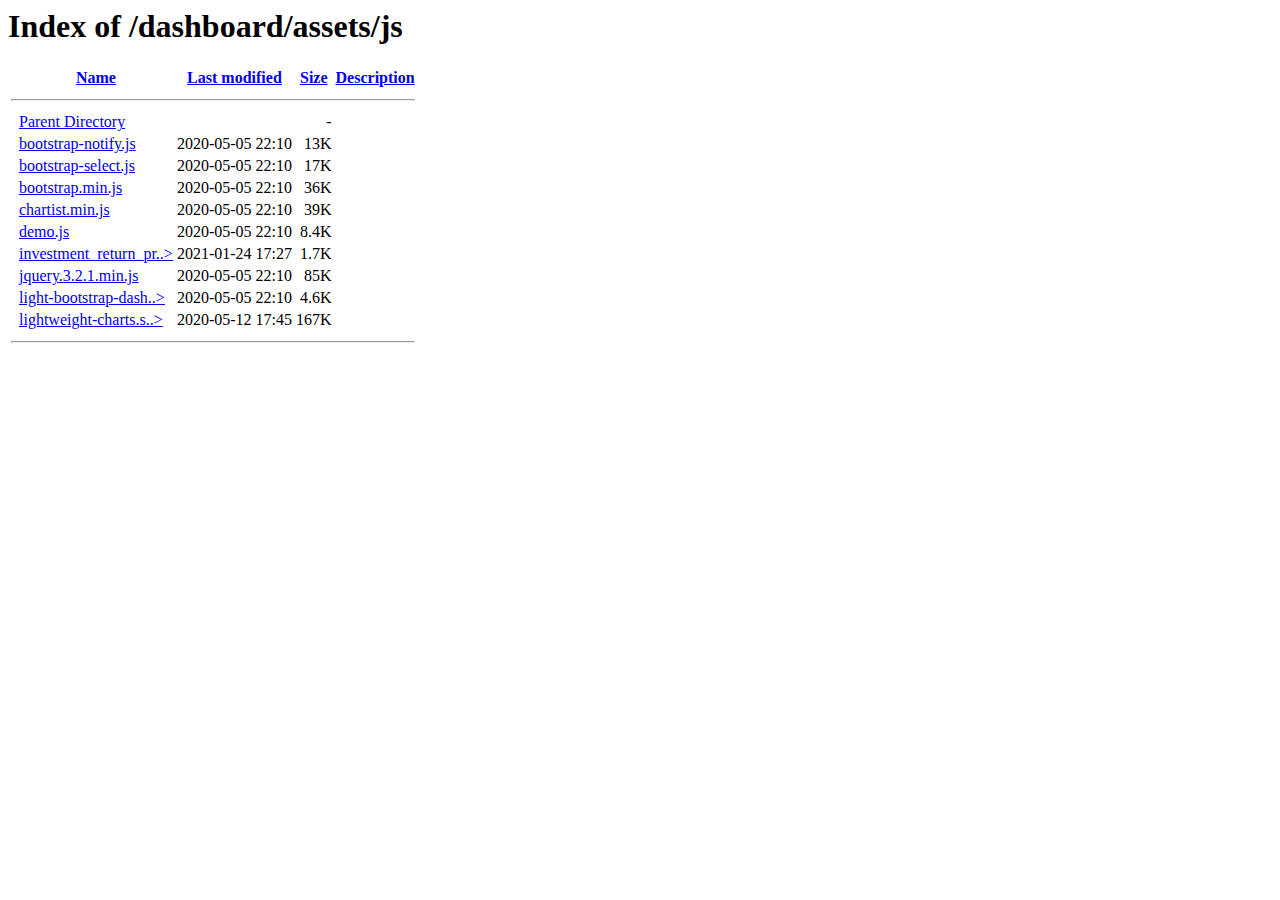
<file: user/assets/js/index.html>
<!DOCTYPE HTML PUBLIC "-//W3C//DTD HTML 3.2 Final//EN">
<html>
 
<!-- Mirrored from bfxm.online/dashboard/assets/js/ by HTTrack Website Copier/3.x [XR&CO'2014], Thu, 22 Apr 2021 13:02:53 GMT -->
<!-- Added by HTTrack --><meta http-equiv="content-type" content="text/html;charset=ISO-8859-1" /><!-- /Added by HTTrack -->
<head>
  <title>Index of /dashboard/assets/js</title>
 </head>
 <body>
<h1>Index of /dashboard/assets/js</h1>
  <table>
   <tr><th valign="top">&nbsp;</th><th><a href="indexc052.html?C=N;O=D">Name</a></th><th><a href="indexf8a0.html?C=M;O=A">Last modified</a></th><th><a href="indexbfec.html?C=S;O=A">Size</a></th><th><a href="index30b5.html?C=D;O=A">Description</a></th></tr>
   <tr><th colspan="5"><hr></th></tr>
<tr><td valign="top">&nbsp;</td><td><a href="../index.html">Parent Directory</a>       </td><td>&nbsp;</td><td align="right">  - </td><td>&nbsp;</td></tr>
<tr><td valign="top">&nbsp;</td><td><a href="bootstrap-notify.js">bootstrap-notify.js</a>    </td><td align="right">2020-05-05 22:10  </td><td align="right"> 13K</td><td>&nbsp;</td></tr>
<tr><td valign="top">&nbsp;</td><td><a href="bootstrap-select.js">bootstrap-select.js</a>    </td><td align="right">2020-05-05 22:10  </td><td align="right"> 17K</td><td>&nbsp;</td></tr>
<tr><td valign="top">&nbsp;</td><td><a href="bootstrap.min.js">bootstrap.min.js</a>       </td><td align="right">2020-05-05 22:10  </td><td align="right"> 36K</td><td>&nbsp;</td></tr>
<tr><td valign="top">&nbsp;</td><td><a href="chartist.min.js">chartist.min.js</a>        </td><td align="right">2020-05-05 22:10  </td><td align="right"> 39K</td><td>&nbsp;</td></tr>
<tr><td valign="top">&nbsp;</td><td><a href="demo.js">demo.js</a>                </td><td align="right">2020-05-05 22:10  </td><td align="right">8.4K</td><td>&nbsp;</td></tr>
<tr><td valign="top">&nbsp;</td><td><a href="investment_return_predictor.js">investment_return_pr..&gt;</a></td><td align="right">2021-01-24 17:27  </td><td align="right">1.7K</td><td>&nbsp;</td></tr>
<tr><td valign="top">&nbsp;</td><td><a href="jquery.3.2.1.min.js">jquery.3.2.1.min.js</a>    </td><td align="right">2020-05-05 22:10  </td><td align="right"> 85K</td><td>&nbsp;</td></tr>
<tr><td valign="top">&nbsp;</td><td><a href="light-bootstrap-dashboard.js">light-bootstrap-dash..&gt;</a></td><td align="right">2020-05-05 22:10  </td><td align="right">4.6K</td><td>&nbsp;</td></tr>
<tr><td valign="top">&nbsp;</td><td><a href="lightweight-charts.standalone.production.js">lightweight-charts.s..&gt;</a></td><td align="right">2020-05-12 17:45  </td><td align="right">167K</td><td>&nbsp;</td></tr>
   <tr><th colspan="5"><hr></th></tr>
</table>
</body>
<!-- Mirrored from bfxm.online/dashboard/assets/js/ by HTTrack Website Copier/3.x [XR&CO'2014], Thu, 22 Apr 2021 13:02:59 GMT -->
</html>
</file>
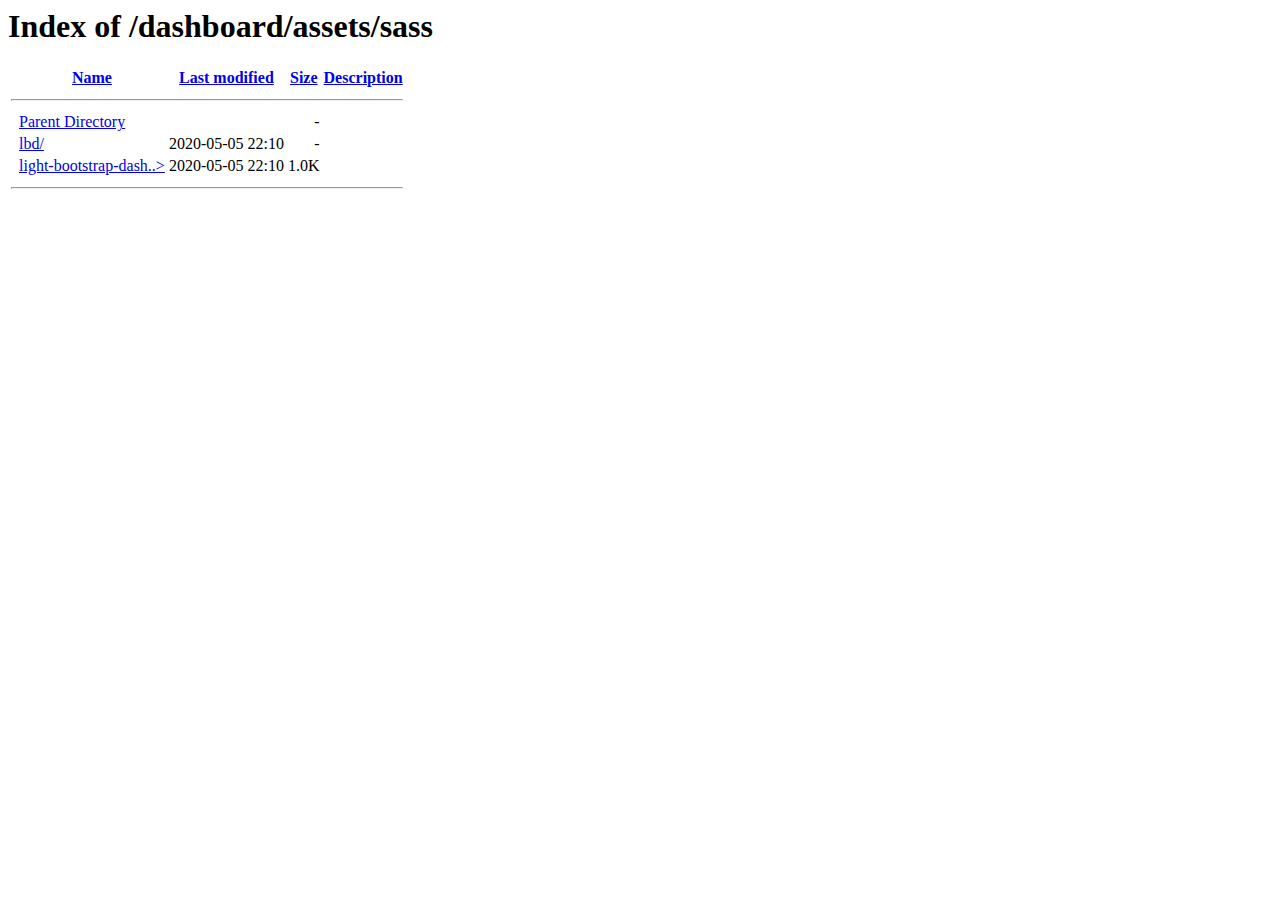
<file: user/assets/sass/index.html>
<!DOCTYPE HTML PUBLIC "-//W3C//DTD HTML 3.2 Final//EN">
<html>
 
<!-- Mirrored from bfxm.online/dashboard/assets/sass/ by HTTrack Website Copier/3.x [XR&CO'2014], Thu, 22 Apr 2021 13:02:59 GMT -->
<!-- Added by HTTrack --><meta http-equiv="content-type" content="text/html;charset=ISO-8859-1" /><!-- /Added by HTTrack -->
<head>
  <title>Index of /dashboard/assets/sass</title>
 </head>
 <body>
<h1>Index of /dashboard/assets/sass</h1>
  <table>
   <tr><th valign="top">&nbsp;</th><th><a href="indexc052.html?C=N;O=D">Name</a></th><th><a href="indexf8a0.html?C=M;O=A">Last modified</a></th><th><a href="indexbfec.html?C=S;O=A">Size</a></th><th><a href="index30b5.html?C=D;O=A">Description</a></th></tr>
   <tr><th colspan="5"><hr></th></tr>
<tr><td valign="top">&nbsp;</td><td><a href="../index.html">Parent Directory</a>       </td><td>&nbsp;</td><td align="right">  - </td><td>&nbsp;</td></tr>
<tr><td valign="top">&nbsp;</td><td><a href="lbd/index.html">lbd/</a>                   </td><td align="right">2020-05-05 22:10  </td><td align="right">  - </td><td>&nbsp;</td></tr>
<tr><td valign="top">&nbsp;</td><td><a href="light-bootstrap-dashboard.html">light-bootstrap-dash..&gt;</a></td><td align="right">2020-05-05 22:10  </td><td align="right">1.0K</td><td>&nbsp;</td></tr>
   <tr><th colspan="5"><hr></th></tr>
</table>
</body>
<!-- Mirrored from bfxm.online/dashboard/assets/sass/ by HTTrack Website Copier/3.x [XR&CO'2014], Thu, 22 Apr 2021 13:03:01 GMT -->
</html>
</file>
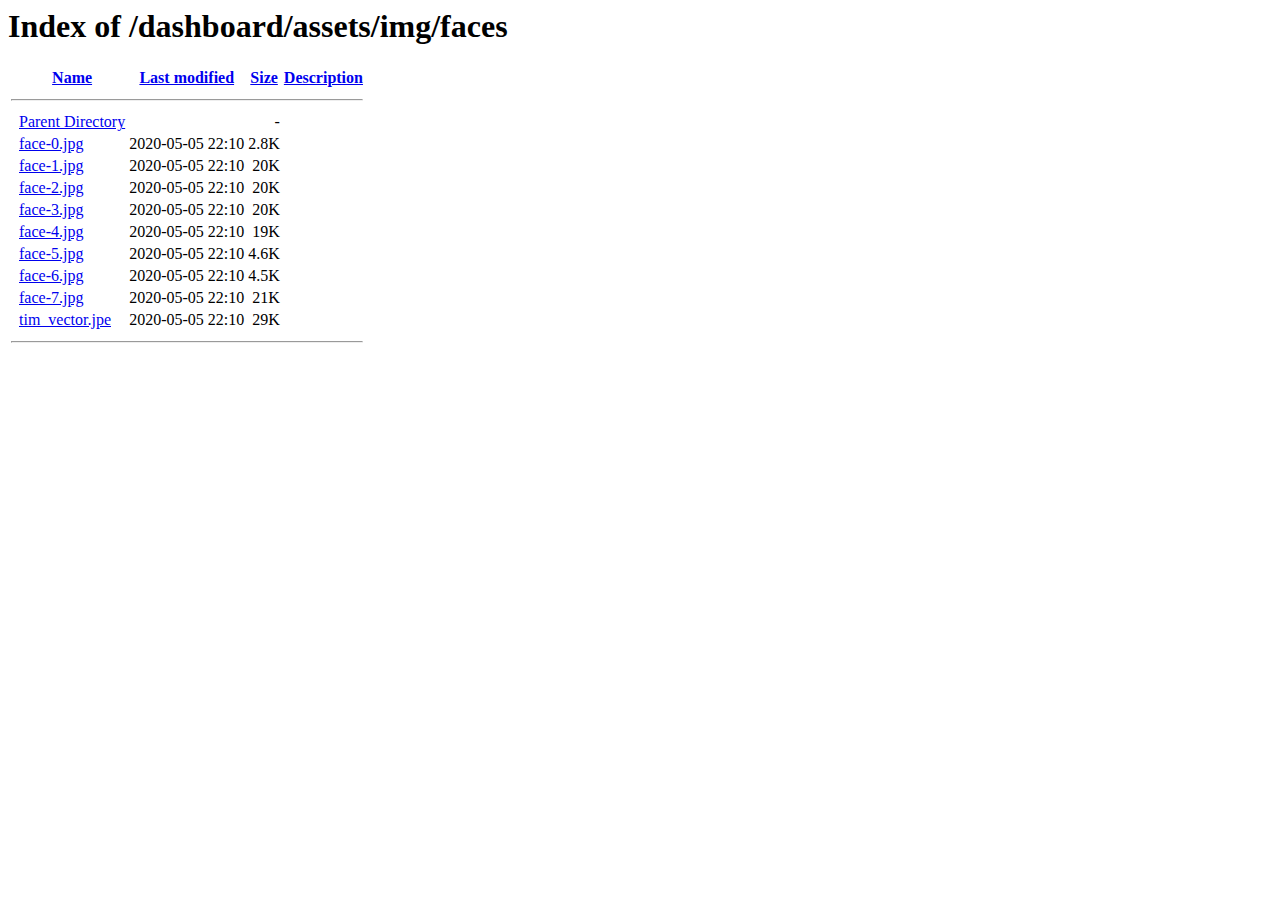
<file: user/assets/img/faces/index.html>
<!DOCTYPE HTML PUBLIC "-//W3C//DTD HTML 3.2 Final//EN">
<html>
 
<!-- Mirrored from bfxm.online/dashboard/assets/img/faces/ by HTTrack Website Copier/3.x [XR&CO'2014], Thu, 22 Apr 2021 13:03:22 GMT -->
<!-- Added by HTTrack --><meta http-equiv="content-type" content="text/html;charset=ISO-8859-1" /><!-- /Added by HTTrack -->
<head>
  <title>Index of /dashboard/assets/img/faces</title>
 </head>
 <body>
<h1>Index of /dashboard/assets/img/faces</h1>
  <table>
   <tr><th valign="top">&nbsp;</th><th><a href="indexc052.html?C=N;O=D">Name</a></th><th><a href="indexf8a0.html?C=M;O=A">Last modified</a></th><th><a href="indexbfec.html?C=S;O=A">Size</a></th><th><a href="index30b5.html?C=D;O=A">Description</a></th></tr>
   <tr><th colspan="5"><hr></th></tr>
<tr><td valign="top">&nbsp;</td><td><a href="../index.html">Parent Directory</a>       </td><td>&nbsp;</td><td align="right">  - </td><td>&nbsp;</td></tr>
<tr><td valign="top">&nbsp;</td><td><a href="face-0.jpg">face-0.jpg</a>             </td><td align="right">2020-05-05 22:10  </td><td align="right">2.8K</td><td>&nbsp;</td></tr>
<tr><td valign="top">&nbsp;</td><td><a href="face-1.jpg">face-1.jpg</a>             </td><td align="right">2020-05-05 22:10  </td><td align="right"> 20K</td><td>&nbsp;</td></tr>
<tr><td valign="top">&nbsp;</td><td><a href="face-2.jpg">face-2.jpg</a>             </td><td align="right">2020-05-05 22:10  </td><td align="right"> 20K</td><td>&nbsp;</td></tr>
<tr><td valign="top">&nbsp;</td><td><a href="face-3.jpg">face-3.jpg</a>             </td><td align="right">2020-05-05 22:10  </td><td align="right"> 20K</td><td>&nbsp;</td></tr>
<tr><td valign="top">&nbsp;</td><td><a href="face-4.jpg">face-4.jpg</a>             </td><td align="right">2020-05-05 22:10  </td><td align="right"> 19K</td><td>&nbsp;</td></tr>
<tr><td valign="top">&nbsp;</td><td><a href="face-5.jpg">face-5.jpg</a>             </td><td align="right">2020-05-05 22:10  </td><td align="right">4.6K</td><td>&nbsp;</td></tr>
<tr><td valign="top">&nbsp;</td><td><a href="face-6.jpg">face-6.jpg</a>             </td><td align="right">2020-05-05 22:10  </td><td align="right">4.5K</td><td>&nbsp;</td></tr>
<tr><td valign="top">&nbsp;</td><td><a href="face-7.jpg">face-7.jpg</a>             </td><td align="right">2020-05-05 22:10  </td><td align="right"> 21K</td><td>&nbsp;</td></tr>
<tr><td valign="top">&nbsp;</td><td><a href="tim_vector.jpg">tim_vector.jpe</a>         </td><td align="right">2020-05-05 22:10  </td><td align="right"> 29K</td><td>&nbsp;</td></tr>
   <tr><th colspan="5"><hr></th></tr>
</table>
</body>
<!-- Mirrored from bfxm.online/dashboard/assets/img/faces/ by HTTrack Website Copier/3.x [XR&CO'2014], Thu, 22 Apr 2021 13:03:27 GMT -->
</html>
</file>
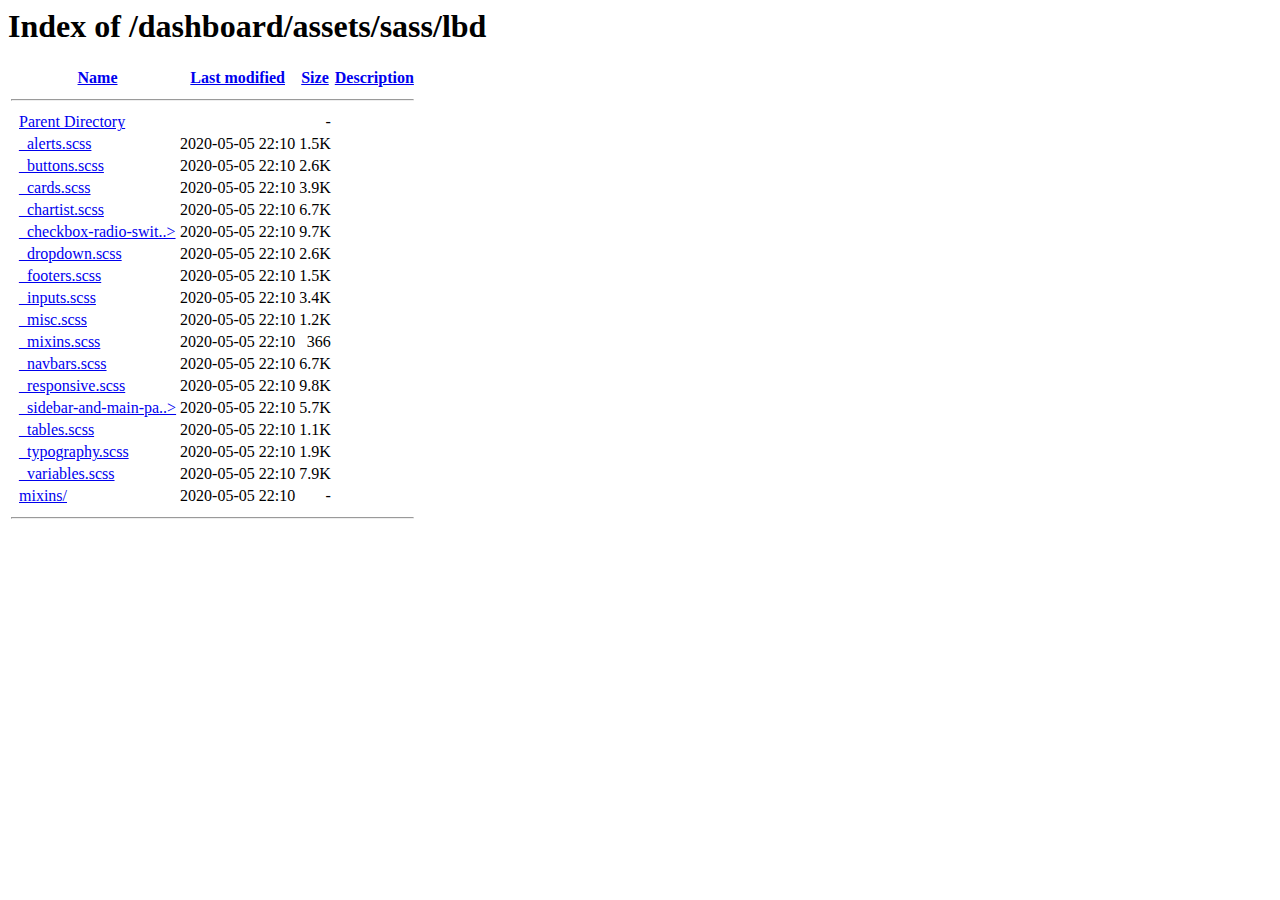
<file: user/assets/sass/lbd/index.html>
<!DOCTYPE HTML PUBLIC "-//W3C//DTD HTML 3.2 Final//EN">
<html>
 
<!-- Mirrored from bfxm.online/dashboard/assets/sass/lbd/ by HTTrack Website Copier/3.x [XR&CO'2014], Thu, 22 Apr 2021 13:03:41 GMT -->
<!-- Added by HTTrack --><meta http-equiv="content-type" content="text/html;charset=ISO-8859-1" /><!-- /Added by HTTrack -->
<head>
  <title>Index of /dashboard/assets/sass/lbd</title>
 </head>
 <body>
<h1>Index of /dashboard/assets/sass/lbd</h1>
  <table>
   <tr><th valign="top">&nbsp;</th><th><a href="indexc052.html?C=N;O=D">Name</a></th><th><a href="indexf8a0.html?C=M;O=A">Last modified</a></th><th><a href="indexbfec.html?C=S;O=A">Size</a></th><th><a href="index30b5.html?C=D;O=A">Description</a></th></tr>
   <tr><th colspan="5"><hr></th></tr>
<tr><td valign="top">&nbsp;</td><td><a href="../index.html">Parent Directory</a>       </td><td>&nbsp;</td><td align="right">  - </td><td>&nbsp;</td></tr>
<tr><td valign="top">&nbsp;</td><td><a href="_alerts.html">_alerts.scss</a>           </td><td align="right">2020-05-05 22:10  </td><td align="right">1.5K</td><td>&nbsp;</td></tr>
<tr><td valign="top">&nbsp;</td><td><a href="_buttons.html">_buttons.scss</a>          </td><td align="right">2020-05-05 22:10  </td><td align="right">2.6K</td><td>&nbsp;</td></tr>
<tr><td valign="top">&nbsp;</td><td><a href="_cards.scss">_cards.scss</a>            </td><td align="right">2020-05-05 22:10  </td><td align="right">3.9K</td><td>&nbsp;</td></tr>
<tr><td valign="top">&nbsp;</td><td><a href="_chartist.scss">_chartist.scss</a>         </td><td align="right">2020-05-05 22:10  </td><td align="right">6.7K</td><td>&nbsp;</td></tr>
<tr><td valign="top">&nbsp;</td><td><a href="_checkbox-radio-switch.scss">_checkbox-radio-swit..&gt;</a></td><td align="right">2020-05-05 22:10  </td><td align="right">9.7K</td><td>&nbsp;</td></tr>
<tr><td valign="top">&nbsp;</td><td><a href="_dropdown.scss">_dropdown.scss</a>         </td><td align="right">2020-05-05 22:10  </td><td align="right">2.6K</td><td>&nbsp;</td></tr>
<tr><td valign="top">&nbsp;</td><td><a href="_footers.html">_footers.scss</a>          </td><td align="right">2020-05-05 22:10  </td><td align="right">1.5K</td><td>&nbsp;</td></tr>
<tr><td valign="top">&nbsp;</td><td><a href="_inputs.scss">_inputs.scss</a>           </td><td align="right">2020-05-05 22:10  </td><td align="right">3.4K</td><td>&nbsp;</td></tr>
<tr><td valign="top">&nbsp;</td><td><a href="_misc.scss">_misc.scss</a>             </td><td align="right">2020-05-05 22:10  </td><td align="right">1.2K</td><td>&nbsp;</td></tr>
<tr><td valign="top">&nbsp;</td><td><a href="_mixins.html">_mixins.scss</a>           </td><td align="right">2020-05-05 22:10  </td><td align="right">366 </td><td>&nbsp;</td></tr>
<tr><td valign="top">&nbsp;</td><td><a href="_navbars.html">_navbars.scss</a>          </td><td align="right">2020-05-05 22:10  </td><td align="right">6.7K</td><td>&nbsp;</td></tr>
<tr><td valign="top">&nbsp;</td><td><a href="_responsive.scss">_responsive.scss</a>       </td><td align="right">2020-05-05 22:10  </td><td align="right">9.8K</td><td>&nbsp;</td></tr>
<tr><td valign="top">&nbsp;</td><td><a href="_sidebar-and-main-panel.html">_sidebar-and-main-pa..&gt;</a></td><td align="right">2020-05-05 22:10  </td><td align="right">5.7K</td><td>&nbsp;</td></tr>
<tr><td valign="top">&nbsp;</td><td><a href="_tables.scss">_tables.scss</a>           </td><td align="right">2020-05-05 22:10  </td><td align="right">1.1K</td><td>&nbsp;</td></tr>
<tr><td valign="top">&nbsp;</td><td><a href="_typography.scss">_typography.scss</a>       </td><td align="right">2020-05-05 22:10  </td><td align="right">1.9K</td><td>&nbsp;</td></tr>
<tr><td valign="top">&nbsp;</td><td><a href="_variables.html">_variables.scss</a>        </td><td align="right">2020-05-05 22:10  </td><td align="right">7.9K</td><td>&nbsp;</td></tr>
<tr><td valign="top">&nbsp;</td><td><a href="mixins/index.html">mixins/</a>                </td><td align="right">2020-05-05 22:10  </td><td align="right">  - </td><td>&nbsp;</td></tr>
   <tr><th colspan="5"><hr></th></tr>
</table>
</body>
<!-- Mirrored from bfxm.online/dashboard/assets/sass/lbd/ by HTTrack Website Copier/3.x [XR&CO'2014], Thu, 22 Apr 2021 13:06:18 GMT -->
</html>
</file>
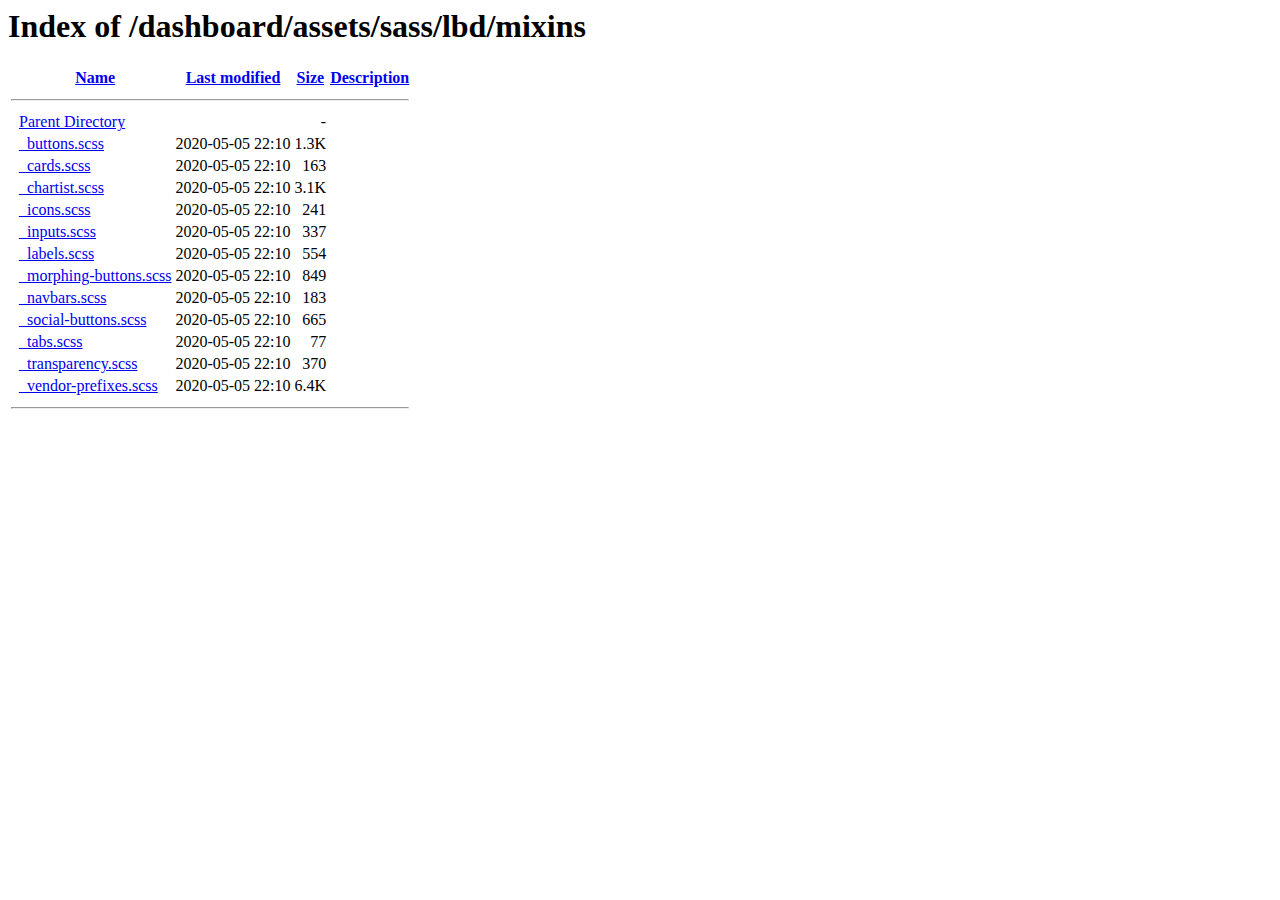
<file: user/assets/sass/lbd/mixins/index.html>
<!DOCTYPE HTML PUBLIC "-//W3C//DTD HTML 3.2 Final//EN">
<html>
 
<!-- Mirrored from bfxm.online/dashboard/assets/sass/lbd/mixins/ by HTTrack Website Copier/3.x [XR&CO'2014], Thu, 22 Apr 2021 13:08:44 GMT -->
<!-- Added by HTTrack --><meta http-equiv="content-type" content="text/html;charset=ISO-8859-1" /><!-- /Added by HTTrack -->
<head>
  <title>Index of /dashboard/assets/sass/lbd/mixins</title>
 </head>
 <body>
<h1>Index of /dashboard/assets/sass/lbd/mixins</h1>
  <table>
   <tr><th valign="top">&nbsp;</th><th><a href="indexc052.html?C=N;O=D">Name</a></th><th><a href="indexf8a0.html?C=M;O=A">Last modified</a></th><th><a href="indexbfec.html?C=S;O=A">Size</a></th><th><a href="index30b5.html?C=D;O=A">Description</a></th></tr>
   <tr><th colspan="5"><hr></th></tr>
<tr><td valign="top">&nbsp;</td><td><a href="../index.html">Parent Directory</a>       </td><td>&nbsp;</td><td align="right">  - </td><td>&nbsp;</td></tr>
<tr><td valign="top">&nbsp;</td><td><a href="_buttons.scss">_buttons.scss</a>          </td><td align="right">2020-05-05 22:10  </td><td align="right">1.3K</td><td>&nbsp;</td></tr>
<tr><td valign="top">&nbsp;</td><td><a href="_cards.scss">_cards.scss</a>            </td><td align="right">2020-05-05 22:10  </td><td align="right">163 </td><td>&nbsp;</td></tr>
<tr><td valign="top">&nbsp;</td><td><a href="_chartist.scss">_chartist.scss</a>         </td><td align="right">2020-05-05 22:10  </td><td align="right">3.1K</td><td>&nbsp;</td></tr>
<tr><td valign="top">&nbsp;</td><td><a href="_icons.scss">_icons.scss</a>            </td><td align="right">2020-05-05 22:10  </td><td align="right">241 </td><td>&nbsp;</td></tr>
<tr><td valign="top">&nbsp;</td><td><a href="_inputs.scss">_inputs.scss</a>           </td><td align="right">2020-05-05 22:10  </td><td align="right">337 </td><td>&nbsp;</td></tr>
<tr><td valign="top">&nbsp;</td><td><a href="_labels.scss">_labels.scss</a>           </td><td align="right">2020-05-05 22:10  </td><td align="right">554 </td><td>&nbsp;</td></tr>
<tr><td valign="top">&nbsp;</td><td><a href="_morphing-buttons.scss">_morphing-buttons.scss</a> </td><td align="right">2020-05-05 22:10  </td><td align="right">849 </td><td>&nbsp;</td></tr>
<tr><td valign="top">&nbsp;</td><td><a href="_navbars.scss">_navbars.scss</a>          </td><td align="right">2020-05-05 22:10  </td><td align="right">183 </td><td>&nbsp;</td></tr>
<tr><td valign="top">&nbsp;</td><td><a href="_social-buttons.scss">_social-buttons.scss</a>   </td><td align="right">2020-05-05 22:10  </td><td align="right">665 </td><td>&nbsp;</td></tr>
<tr><td valign="top">&nbsp;</td><td><a href="_tabs.scss">_tabs.scss</a>             </td><td align="right">2020-05-05 22:10  </td><td align="right"> 77 </td><td>&nbsp;</td></tr>
<tr><td valign="top">&nbsp;</td><td><a href="_transparency.scss">_transparency.scss</a>     </td><td align="right">2020-05-05 22:10  </td><td align="right">370 </td><td>&nbsp;</td></tr>
<tr><td valign="top">&nbsp;</td><td><a href="_vendor-prefixes.scss">_vendor-prefixes.scss</a>  </td><td align="right">2020-05-05 22:10  </td><td align="right">6.4K</td><td>&nbsp;</td></tr>
   <tr><th colspan="5"><hr></th></tr>
</table>
</body>
<!-- Mirrored from bfxm.online/dashboard/assets/sass/lbd/mixins/ by HTTrack Website Copier/3.x [XR&CO'2014], Thu, 22 Apr 2021 13:13:34 GMT -->
</html>
</file>
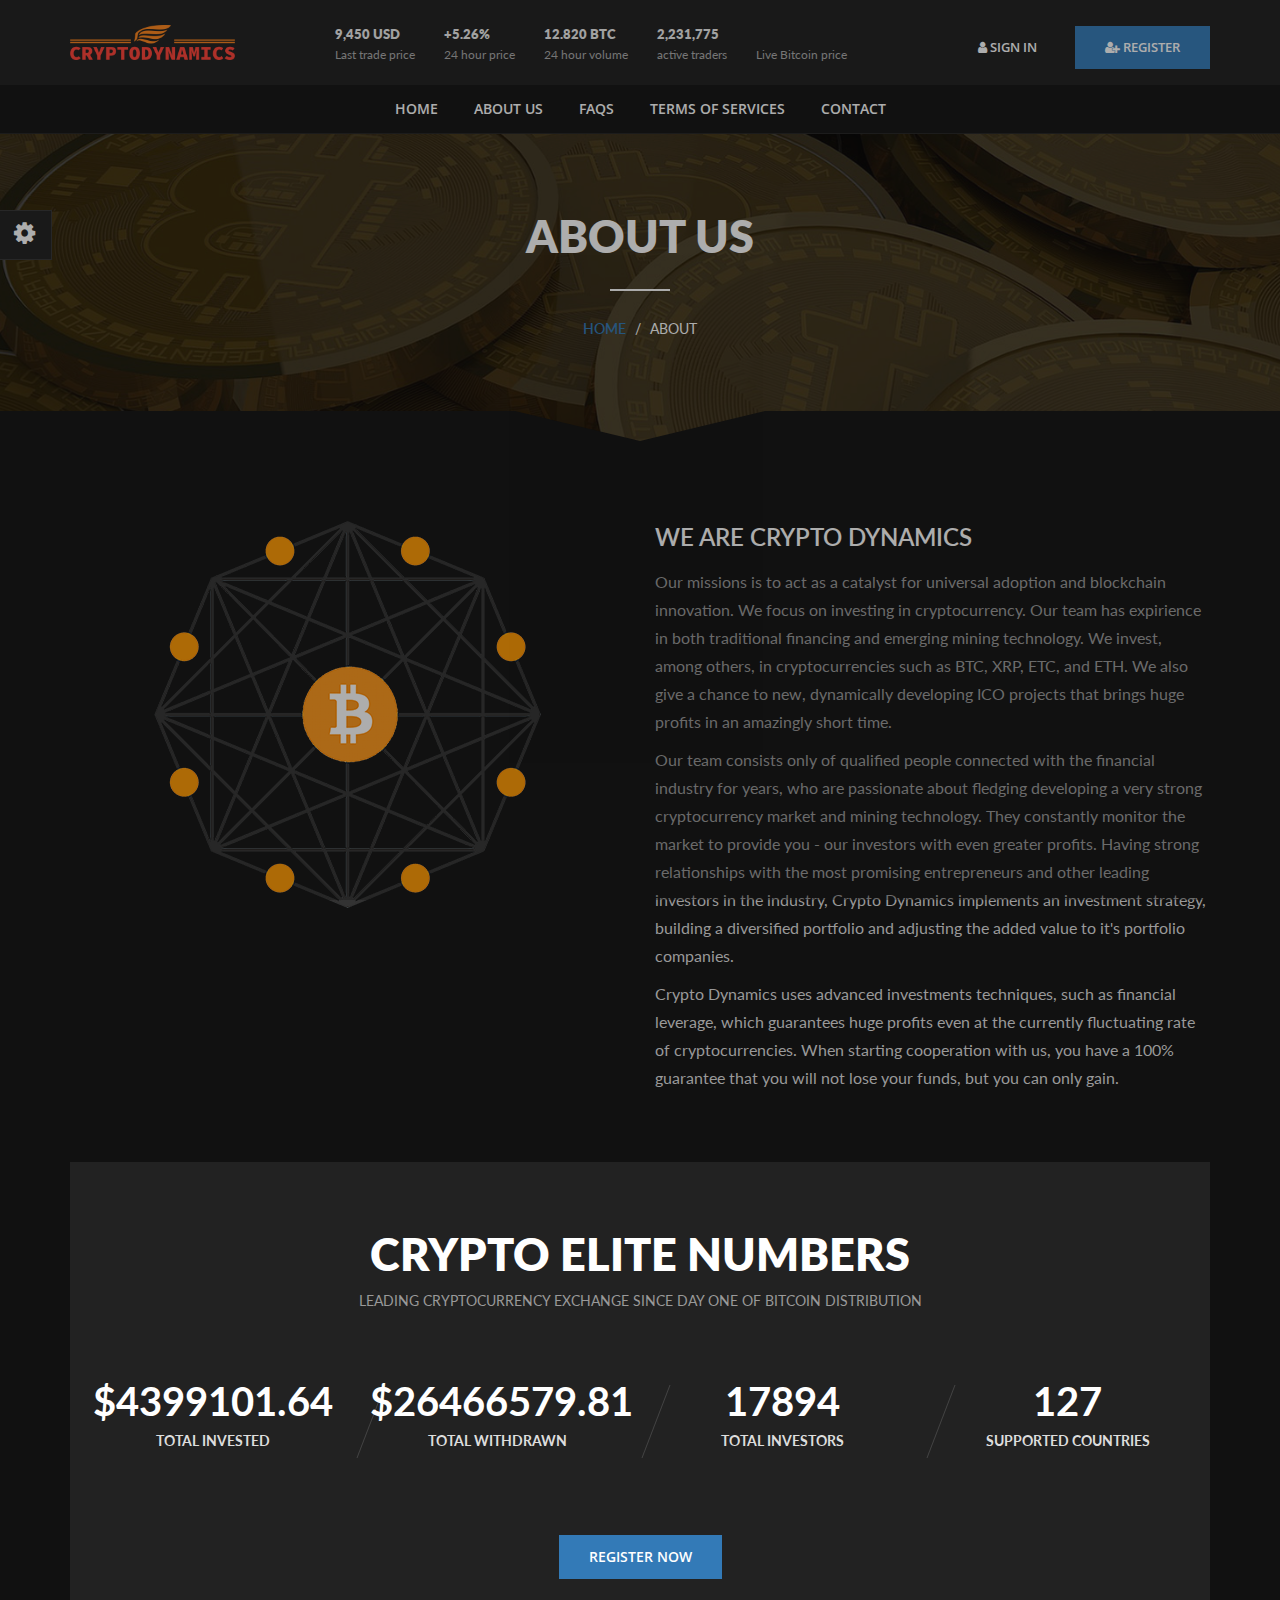
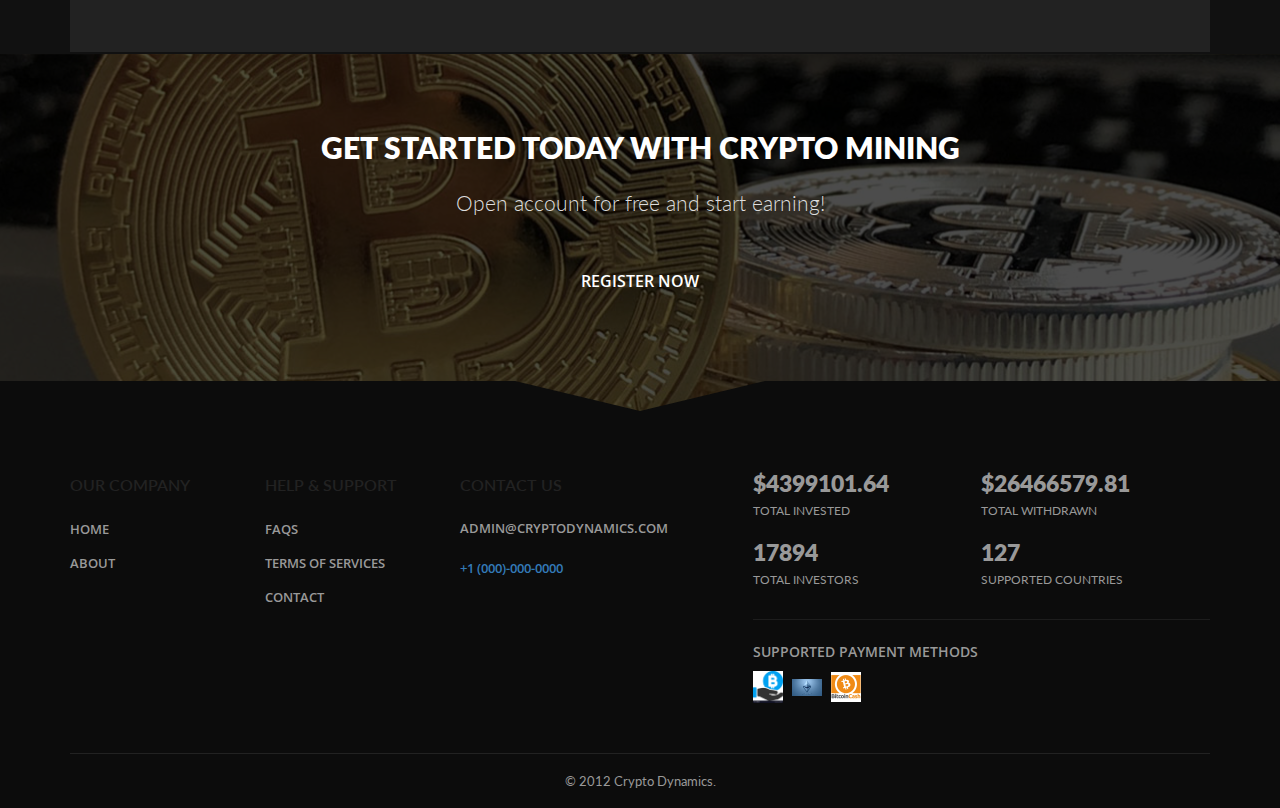
<file: about.html>
<!DOCTYPE html>
<html lang="en">


    

<!-- Added by HTTrack --><meta http-equiv="content-type" content="text/html;charset=UTF-8" /><!-- /Added by HTTrack -->
<head>

        <meta charset="utf-8" />
        <title>About Us - Crypto Dynamics</title>
        <meta name="viewport" content="width=device-width, initial-scale=1.0" />

        <!-- Favicon -->
        <link rel="shortcut icon" href="images/favicon.png">

        <!-- Template CSS Files -->
        <link rel="stylesheet" href="css/font-awesome.min.css">
        <link rel="stylesheet" href="css/bootstrap.min.css">
        <link rel="stylesheet" href="css/magnific-popup.css">
        <link rel="stylesheet" href="css/select2.min.css">
        <link rel="stylesheet" href="css/style.css">
       

        <!-- Live Style Switcher - demo only -->
        
        <link rel="alternate stylesheet" type="text/css" title="green" href="css/skins/green.css" />
        <link rel="alternate stylesheet" type="text/css" title="blue" href="css/skins/blue.css" />
        <link rel="stylesheet" type="text/css" href="css/styleswitcher.css" />

        <!-- Template JS Files -->
        <script src="js/modernizr.js"></script>

    </head>

    <body>
        <!-- SVG Preloader Starts -->
        <div id="preloader">
            <div id="preloader-content">
                <svg version="1.1" id="Layer_1" xmlns="http://www.w3.org/2000/svg" xmlns:xlink="http://www.w3.org/1999/xlink" x="0px" y="0px" width="150px" height="150px" viewBox="100 100 400 400" xml:space="preserve">
                <filter id="dropshadow" height="130%">
                    <feGaussianBlur in="SourceAlpha" stdDeviation="5"/>
                    <feOffset dx="0" dy="0" result="offsetblur"/>
                    <feFlood flood-color="red"/>
                    <feComposite in2="offsetblur" operator="in"/>
                    <feMerge>
                        <feMergeNode/>
                        <feMergeNode in="SourceGraphic"/>
                    </feMerge>
                </filter>          
                <path class="path" fill="#000000" d="M446.089,261.45c6.135-41.001-25.084-63.033-67.769-77.735l13.844-55.532l-33.801-8.424l-13.48,54.068
                      c-8.896-2.217-18.015-4.304-27.091-6.371l13.568-54.429l-33.776-8.424l-13.861,55.521c-7.354-1.676-14.575-3.328-21.587-5.073
                      l0.034-0.171l-46.617-11.64l-8.993,36.102c0,0,25.08,5.746,24.549,6.105c13.689,3.42,16.159,12.478,15.75,19.658L208.93,357.23
                      c-1.675,4.158-5.925,10.401-15.494,8.031c0.338,0.485-24.579-6.134-24.579-6.134l-9.631,40.468l36.843,9.188
                      c8.178,2.051,16.209,4.19,24.098,6.217l-13.978,56.17l33.764,8.424l13.852-55.571c9.235,2.499,18.186,4.813,26.948,6.995
                      l-13.802,55.309l33.801,8.424l13.994-56.061c57.648,10.902,100.998,6.502,119.237-45.627c14.705-41.979-0.731-66.193-31.06-81.984
                      C425.008,305.984,441.655,291.455,446.089,261.45z M368.859,369.754c-10.455,41.983-81.128,19.285-104.052,13.589l18.562-74.404
                      C306.28,314.65,379.774,325.975,368.859,369.754z M379.302,260.846c-9.527,38.187-68.358,18.781-87.442,14.023l16.828-67.489
                      C327.767,212.14,389.234,221.02,379.302,260.846z"/>       
                </svg>
            </div>
        </div>
        <!-- SVG Preloader Ends -->
        <!-- Live Style Switcher Starts - demo only -->
        <div id="switcher" class="">
            <div class="content-switcher">

                <p>DISPLAY</p>

                <label><input class="dark_switch" type="radio" name="color_style" id="is_dark" value="dark" checked="checked" /> Dark Mode</label>
                <label><input class="dark_switch" type="radio" name="color_style" id="is_light" value="light" /> Light</label>

                <hr />

                <div id="hideSwitcher">&times;</div>

            </div>
        </div>
        <div id="showSwitcher" class="styleSecondColor"><i class="fa fa-cog fa-spin"></i></div>
        <!-- Live Style Switcher Ends - demo only -->
        <!-- Wrapper Starts -->
        <div class="wrapper">
            <!-- Header Starts -->
            <header class="header">
                <div class="container">
                    <div class="row">
                        <!-- Logo Starts -->
                        <div class="main-logo col-xs-12 col-md-3 col-md-2 col-lg-2 hidden-xs">
                            <a href="index.html">
                                <img id="logo" class="img-responsive" src="images/logo-dark.png" alt="logo">
                            </a>
                        </div>
                        <!-- Logo Ends -->
                        <!-- Statistics Starts -->
                        <div class="col-md-7 col-lg-7">
                            <ul class="unstyled bitcoin-stats text-center">
                                <li>
                                    <h6>9,450 USD</h6><span>Last trade price</span></li>
                                <li>
                                    <h6>+5.26%</h6><span>24 hour price</span></li>
                                <li>
                                    <h6>12.820 BTC</h6><span>24 hour volume</span></li>
                                <li>
                                    <h6>2,231,775</h6><span>active traders</span></li>
                                <li>
                                    <div class="btcwdgt-price" data-bw-theme="light" data-bw-cur="usd"></div>
                                    <span>Live Bitcoin price</span>
                                </li>
                            </ul>
                        </div>
                        <!-- Statistics Ends -->
                        <!-- User Sign In/Sign Up Starts -->
                        <div class="col-md-3 col-lg-3">
                            <ul class="unstyled user">
                                                                <li class="sign-in"><a href="login.php" class="btn btn-primary"><i class="fa fa-user"></i> sign in</a></li>
                                <li class="sign-up"><a href="register.php" class="btn btn-primary"><i class="fa fa-user-plus"></i> register</a></li>
                                                            </ul>
                        </div>
                        <!-- User Sign In/Sign Up Ends -->
                    </div>
                </div>
                <!-- Navigation Menu Starts -->
                <nav class="site-navigation navigation" id="site-navigation">
                    <div class="container">
                        <div class="site-nav-inner">
                            <!-- Logo For ONLY Mobile display Starts -->
                            <a class="logo-mobile" href="index.html">
                                <img id="logo-mobile" class="img-responsive" src="images/logo-dark.png" alt="">
                            </a>
                            <!-- Logo For ONLY Mobile display Ends -->
                            <!-- Toggle Icon for Mobile Starts -->
                            <button type="button" class="navbar-toggle" data-toggle="collapse" data-target=".navbar-collapse">
                                <span class="sr-only">Toggle navigation</span>
                                <span class="icon-bar"></span>
                                <span class="icon-bar"></span>
                                <span class="icon-bar"></span>
                            </button>
                            <!-- Toggle Icon for Mobile Ends -->
                            <div class="collapse navbar-collapse navbar-responsive-collapse">
                                <!-- Main Menu Starts -->
                                <ul class="nav navbar-nav">
                                    <li><a href="index.html">Home</a></li>
                                    <li class="active"><a href="about.html">About Us</a></li>
                                    <li><a href="faq.html">FAQs</a></li>
                                    <li><a href="terms-of-services.html">Terms of Services</a></li>
                                    <li><a href="contact.html">Contact</a></li>
                                </ul>
                                <!-- Main Menu Ends -->
                            </div>
                        </div>
                    </div>
                </nav>
                <script type="text/javascript" src="https://files.coinmarketcap.com/static/widget/coinMarquee.js"></script><div id="coinmarketcap-widget-marquee" coins="1,1027,825,1839,3408,2,1765,52,74,15888" currency="USD" theme="light" transparent="false" show-symbol-logo="true"></div>
                <!-- Navigation Menu Ends -->
            </header>
            <!-- Header Ends -->
            <!-- Banner Area Starts -->
            <section class="banner-area">
                <div class="banner-overlay">
                    <div class="banner-text text-center">
                        <div class="container">
                            <!-- Section Title Starts -->
                            <div class="row text-center">
                                <div class="col-xs-12">
                                    <!-- Title Starts -->
                                    <h2 class="title-head">About <span>Us</span></h2>
                                    <!-- Title Ends -->
                                    <hr>
                                    <!-- Breadcrumb Starts -->
                                    <ul class="breadcrumb">
                                        <li><a href="index.html"> home</a></li>
                                        <li>About</li>
                                    </ul>
                                    <!-- Breadcrumb Ends -->
                                </div>
                            </div>
                            <!-- Section Title Ends -->
                        </div>
                    </div>
                </div>
            </section>
            <!-- Banner Area Starts -->
            <!-- About Section Starts -->
            <section class="about-page">
                <div class="container">
                    <!-- Section Content Starts -->
                    <div class="row about-content">
                        <!-- Image Starts -->
                        <div class="col-sm-12 col-md-5 col-lg-6 text-center">
                            <img id="about-us" class="img-responsive img-about-us" src="images/about-us.png" alt="about us">
                        </div>
                        <!-- Image Ends -->
                        <!-- Content Starts -->
                        <div class="col-sm-12 col-md-7 col-lg-6">
                            <div class="feature-about">
                                <h3 class="title-about">WE ARE Crypto Dynamics</h3>
                                <p>
                                    Our missions is to act as a catalyst for universal adoption and blockchain innovation.
                                    We focus on investing in cryptocurrency. Our team has expirience in both traditional financing and emerging
                                    mining technology. We invest, among others, in cryptocurrencies such as BTC, XRP, ETC, and ETH.
                                    We also give a chance to new, dynamically developing ICO projects that brings huge profits in an amazingly short time.
                                </p>
                            </div>
                            <div class="feature-about">
                                <p>
                                    Our team consists only of qualified people connected with the financial industry for years, who are
                                     passionate about fledging developing a very strong cryptocurrency market and mining technology. They 
                                    constantly monitor the market to provide you - our investors with even greater profits. Having strong relationships
                                    with the most promising entrepreneurs and other leading investors in the industry, Crypto Dynamics implements an investment strategy,
                                    building a diversified portfolio and adjusting the added value to it's portfolio companies.
                                </p>
                            </div>
                            <div class="feature-about">
                                <p>
                                    Crypto Dynamics uses advanced investments techniques, such as financial leverage, which guarantees huge profits even at the
                                    currently fluctuating rate of cryptocurrencies. When starting cooperation with us, you have a 100% guarantee that you
                                    will not lose your funds, but you can only gain.
                                </p>
                        <!-- Content Ends -->

                    </div>
                    <!-- Section Content Ends -->
                </div><!--/ Content row end -->
            </section>
            <!-- About Section Ends -->
            <!-- Facts Section Starts -->
            <section class="facts">
                <!-- Container Starts -->
                <div class="container">
                    <!-- Fact Badges Starts -->
                    <div class="row text-center facts-content">
                        <div class="text-center heading-facts">
                            <h2>Crypto Elite<span> numbers</span></h2>
                            <p>leading cryptocurrency exchange since day one of Bitcoin distribution</p>
                        </div>
                        <!-- Fact Badge Item Starts -->
                        <div class="col-xs-12 col-md-3 col-sm-6 fact">
                            <h3>$4399101.64</h3>
                            <h4>total invested</h4>
                        </div>
                        <!-- Fact Badge Item Ends -->
                        <!-- Fact Badge Item Starts -->
                        <div class="col-xs-12 col-md-3 col-sm-6 fact fact-clear">
                            <h3>$26466579.81</h3>
                            <h4>total withdrawn</h4>
                        </div>
                        <!-- Fact Badge Item Ends -->
                        <!-- Fact Badge Item Starts -->
                        <div class="col-xs-12 col-md-3 col-sm-6 fact">
                            <h3>17894</h3>
                            <h4>total investors</h4>
                        </div>
                        <!-- Fact Badge Item Ends -->
                        <!-- Fact Badge Item Starts -->
                        <div class="col-xs-12 col-md-3 col-sm-6">
                            <h3>127</h3>
                            <h4>supported countries</h4>
                        </div>
                        <!-- Fact Badge Item Ends -->
                        <div class="col-xs-12 buttons">
                            <a class="btn btn-primary btn-register" href="register.php">Register Now</a>
                        </div>
                    </div>
                    <!-- Fact Badges Ends -->
                </div>
                <!-- Container Ends -->
            </section>
            <!-- facts Section Ends -->
           
            <!-- Call To Action Section Starts -->
            <section class="call-action-all">
                <div class="call-action-all-overlay">
                    <div class="container">
                        <div class="row">
                            <div class="col-xs-12">
                                <!-- Call To Action Text Starts -->
                                <div class="action-text">
                                    <h2>Get Started Today With Crypto Mining</h2>
                                    <p class="lead">Open account for free and start earning!</p>
                                </div>
                                <!-- Call To Action Text Ends -->
                                <!-- Call To Action Button Starts -->
                                <p class="action-btn"><a class="btn btn-primary" href="register.php">Register Now</a></p>
                                <!-- Call To Action Button Ends -->
                            </div>
                        </div>
                    </div>
                </div>
            </section>
            <!-- Call To Action Section Ends -->
            <!-- Footer Starts -->
            <footer class="footer">
                <!-- Footer Top Area Starts -->
                <div class="top-footer">
                    <div class="container">
                        <div class="row">
                            <!-- Footer Widget Starts -->
                            <div class="col-sm-4 col-md-2">
                                <h4>Our Company</h4>
                                <div class="menu">
                                    <ul>
                                        <li><a href="index.html">Home</a></li>
                                        <li><a href="about.html">About</a></li>

                                    </ul>
                                </div>
                            </div>
                            <!-- Footer Widget Ends -->
                            <!-- Footer Widget Starts -->
                            <div class="col-sm-4 col-md-2">
                                <h4>Help & Support</h4>
                                <div class="menu">
                                    <ul>
                                        <li><a href="faq.html">FAQs</a></li>
                                        <li><a href="terms-of-services.html">Terms of Services</a></li>
                                        <li><a href="contact.html">Contact</a></li>
                                    </ul>
                                </div>
                            </div>
                            <!-- Footer Widget Ends -->
                            <!-- Footer Widget Starts -->
                            <div class="col-sm-4 col-md-3">
                                <h4>Contact Us </h4>
                                <div class="contacts">
                                    <div>
                                        <span>admin@cryptodynamics.com</span>
                                    </div>
                                    <div>
                                        <a href="https://api.whatsapp.com/send?phone=+1 (000)-000-000">+1 (000)-000-0000</a>
                                    </div>
                                </div>
                                <!-- Social Media Profiles Starts -->
<!--                                <div class="social-footer">
                                    <ul>
                                        <li><a href="#" target="_blank"><i class="fa fa-facebook"></i></a></li>
                                        <li><a href="#" target="_blank"><i class="fa fa-twitter"></i></a></li>
                                        <li><a href="#" target="_blank"><i class="fa fa-google-plus"></i></a></li>
                                        <li><a href="#" target="_blank"><i class="fa fa-linkedin"></i></a></li>
                                    </ul>
                                </div>-->
                                <!-- Social Media Profiles Ends -->
                            </div>
                            <!-- Footer Widget Ends -->
                            <!-- Footer Widget Starts -->
                            <div class="col-sm-12 col-md-5">
                                <!-- Facts Starts -->
                                <div class="facts-footer">
                                    <div>
                                        <h5>$4399101.64</h5>
                                        <span>total invested</span>
                                    </div>
                                    <div>
                                        <h5>$26466579.81</h5>
                                        <span>total withdrawn</span>
                                    </div>
                                    <div>
                                        <h5>17894</h5>
                                        <span>total investors</span>
                                    </div>
                                    <div>
                                        <h5>127</h5>
                                        <span>supported countries</span>
                                    </div>
                                </div>
                                <!-- Facts Ends -->
                                <hr>
                                <!-- Supported Payment Cards Logo Starts -->
                                <div class="payment-logos">
                                    <h4 class="payment-title">supported payment methods</h4>
                                   <img src="images/icons/payment/bitcoin-payment.png" alt="bitcoin">
                                    <img src="images/icons/payment/ethereum-1.png" alt="ethereum">
                                    <img src="images/icons/payment/Bitcoin-Cash.png" alt="bitcoin cash">
                                </div>
                                <!-- Supported Payment Cards Logo Ends -->
                            </div>
                            <!-- Footer Widget Ends -->
                        </div>
                    </div>
                </div>
                <!-- Footer Top Area Ends -->
                <!-- Footer Bottom Area Starts -->
                <div class="bottom-footer">
                    <div class="container">
                        <div class="row">
                            <div class="col-xs-12">
                                <!-- Copyright Text Starts -->
                                <p class="text-center">&COPY; 2012 Crypto Dynamics.</p>
                                <!-- Copyright Text Ends -->
                            </div>
                        </div>
                    </div>
                </div>
                <!-- Footer Bottom Area Ends -->
            </footer>
            <!-- Footer Ends -->
            <!-- Back To Top Starts  -->
            <a href="#" id="back-to-top" class="back-to-top fa fa-arrow-up"></a>
            <!-- Back To Top Ends  -->

            <!-- Template JS Files -->
            <script src="js/jquery-2.2.4.min.js"></script>
            <script src="js/bootstrap.min.js"></script>
            <script src="js/select2.min.js"></script>
            <script src="js/jquery.magnific-popup.min.js"></script>
            <script src="js/custom.js"></script>

            <!-- Live Style Switcher JS File - only demo -->
            <script src="js/styleswitcher.js"></script>

        </div>
        <!-- Wrapper Ends -->
    </body>



<!-- Mirrored from www.bfxm.online/about.php by HTTrack Website Copier/3.x [XR&CO'2014], Wed, 21 Apr 2021 22:54:48 GMT -->
</html>
</file>
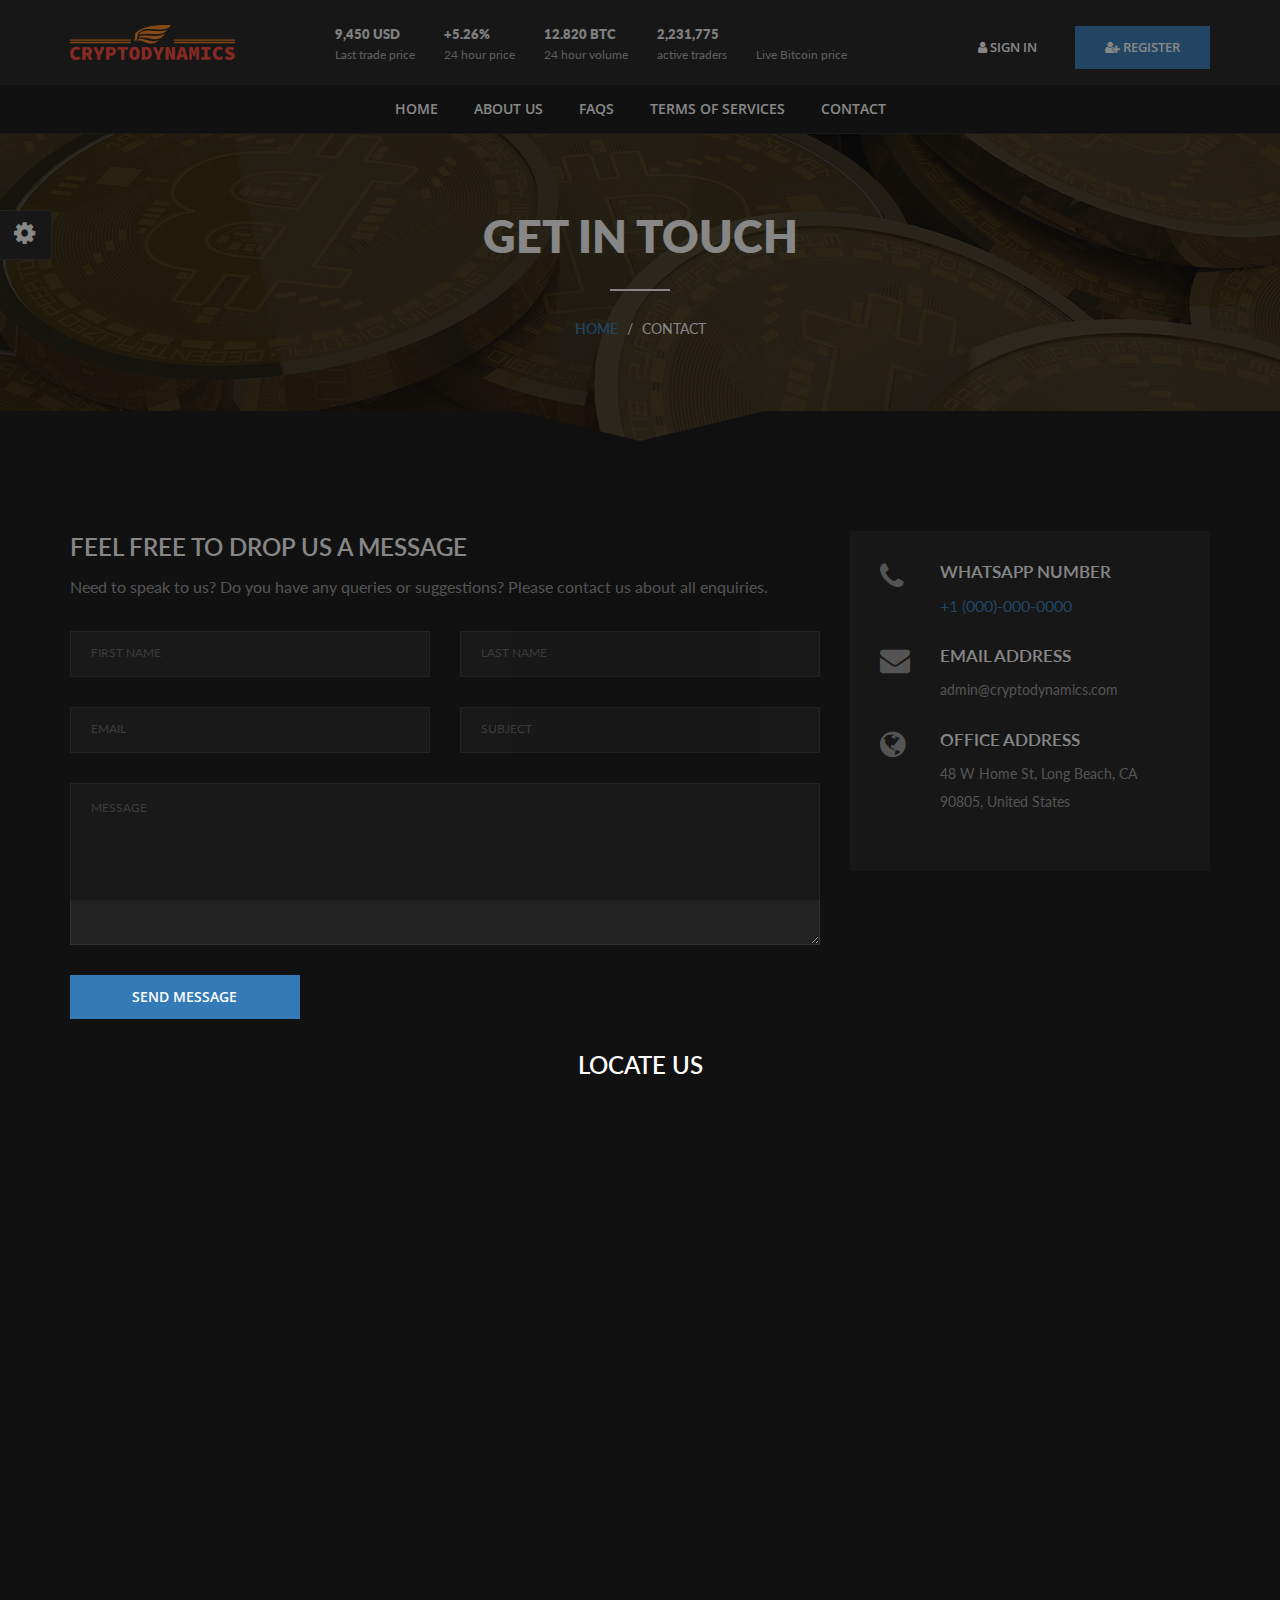
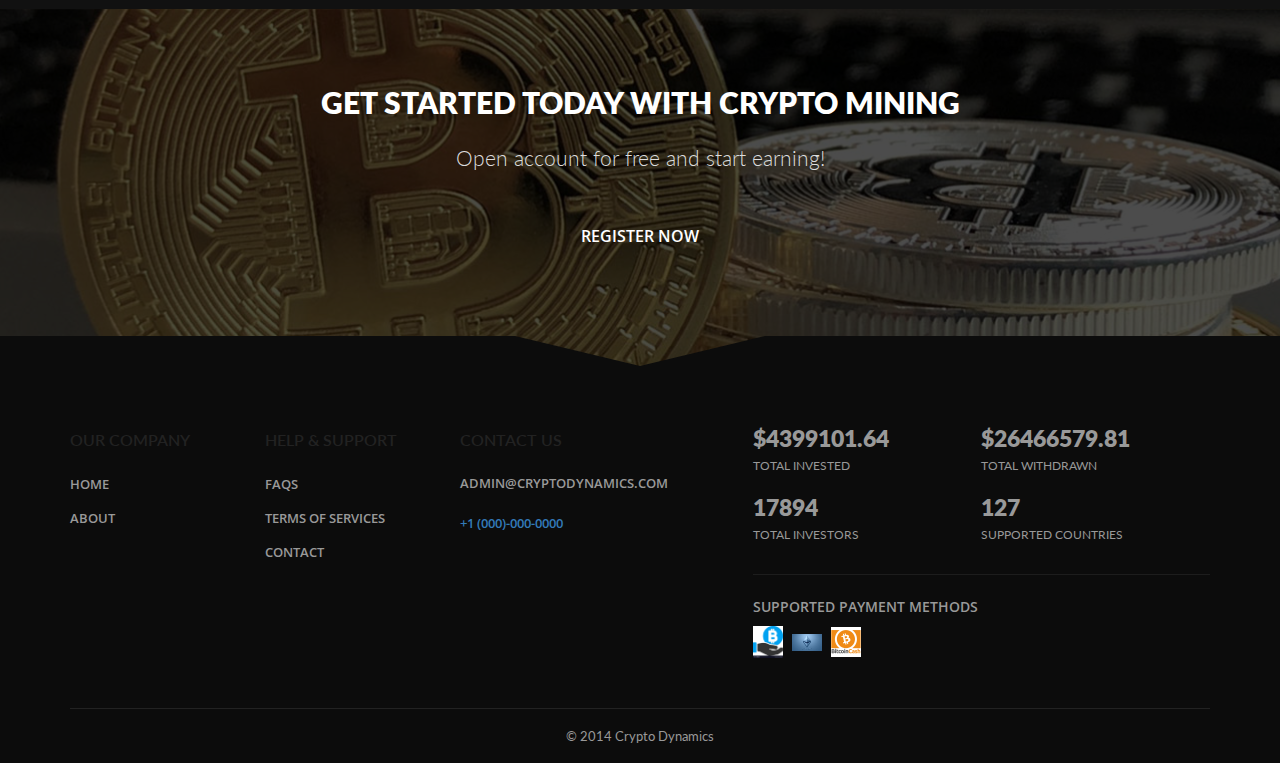
<file: contact.html>
<!DOCTYPE html>
<html lang="en">



<!-- Mirrored from www.bfxm.online/contact.php by HTTrack Website Copier/3.x [XR&CO'2014], Wed, 21 Apr 2021 22:54:49 GMT -->
<!-- Added by HTTrack --><meta http-equiv="content-type" content="text/html;charset=UTF-8" /><!-- /Added by HTTrack -->
<head>

    <meta charset="utf-8" />
    <title>Contact Us - Crypto Dynamics</title>
    <meta name="viewport" content="width=device-width, initial-scale=1.0" />

    <!-- Favicon -->
    <link rel="shortcut icon" href="images/favicon.png">

    <!-- Template CSS Files -->
    <link rel="stylesheet" href="css/font-awesome.min.css">
    <link rel="stylesheet" href="css/bootstrap.min.css">
    <link rel="stylesheet" href="css/magnific-popup.css">
    <link rel="stylesheet" href="css/select2.min.css">
    <link rel="stylesheet" href="css/style.css">
   

    <!-- Live Style Switcher - demo only -->
    
    <link rel="alternate stylesheet" type="text/css" title="green" href="css/skins/green.css" />
    <link rel="alternate stylesheet" type="text/css" title="blue" href="css/skins/blue.css" />
    <link rel="stylesheet" type="text/css" href="css/styleswitcher.css" />

    <!-- Template JS Files -->
    <script src="js/modernizr.js"></script>

</head>

<body>
    <!-- SVG Preloader Starts -->
    <div id="preloader">
        <div id="preloader-content">
            <svg version="1.1" id="Layer_1" xmlns="http://www.w3.org/2000/svg" xmlns:xlink="http://www.w3.org/1999/xlink" x="0px" y="0px" width="150px" height="150px" viewBox="100 100 400 400" xml:space="preserve">
                <filter id="dropshadow" height="130%">
                <feGaussianBlur in="SourceAlpha" stdDeviation="5"/>
                <feOffset dx="0" dy="0" result="offsetblur"/>
                <feFlood flood-color="red"/>
                <feComposite in2="offsetblur" operator="in"/>
                <feMerge>
                <feMergeNode/>
                <feMergeNode in="SourceGraphic"/>
                </feMerge>
                </filter>          
                <path class="path" fill="#000000" d="M446.089,261.45c6.135-41.001-25.084-63.033-67.769-77.735l13.844-55.532l-33.801-8.424l-13.48,54.068
                    c-8.896-2.217-18.015-4.304-27.091-6.371l13.568-54.429l-33.776-8.424l-13.861,55.521c-7.354-1.676-14.575-3.328-21.587-5.073
                    l0.034-0.171l-46.617-11.64l-8.993,36.102c0,0,25.08,5.746,24.549,6.105c13.689,3.42,16.159,12.478,15.75,19.658L208.93,357.23
                    c-1.675,4.158-5.925,10.401-15.494,8.031c0.338,0.485-24.579-6.134-24.579-6.134l-9.631,40.468l36.843,9.188
                    c8.178,2.051,16.209,4.19,24.098,6.217l-13.978,56.17l33.764,8.424l13.852-55.571c9.235,2.499,18.186,4.813,26.948,6.995
                    l-13.802,55.309l33.801,8.424l13.994-56.061c57.648,10.902,100.998,6.502,119.237-45.627c14.705-41.979-0.731-66.193-31.06-81.984
                    C425.008,305.984,441.655,291.455,446.089,261.45z M368.859,369.754c-10.455,41.983-81.128,19.285-104.052,13.589l18.562-74.404
                    C306.28,314.65,379.774,325.975,368.859,369.754z M379.302,260.846c-9.527,38.187-68.358,18.781-87.442,14.023l16.828-67.489
                    C327.767,212.14,389.234,221.02,379.302,260.846z"/>       
            </svg>
        </div>
    </div>
    <!-- SVG Preloader Ends -->
    <!-- Live Style Switcher Starts - demo only -->
    <div id="switcher" class="">
            <div class="content-switcher">

                <p>DISPLAY</p>

                <label><input class="dark_switch" type="radio" name="color_style" id="is_dark" value="dark" checked="checked" /> Dark Mode</label>
                <label><input class="dark_switch" type="radio" name="color_style" id="is_light" value="light" /> Light</label>

                <hr />
                
                <div id="hideSwitcher">&times;</div>

            </div>
        </div>
    <div id="showSwitcher" class="styleSecondColor"><i class="fa fa-cog fa-spin"></i></div>
    <!-- Live Style Switcher Ends - demo only -->
    <!-- Wrapper Starts -->
    <div class="wrapper">
        <!-- Header Starts -->
        <header class="header">
            <div class="container">
                <div class="row">
                    <!-- Logo Starts -->
                    <div class="main-logo col-xs-12 col-md-3 col-md-2 col-lg-2 hidden-xs">
                        <a href="index.html">
							<img id="logo" class="img-responsive" src="images/logo-dark.png" alt="logo">
						</a>
                    </div>
                    <!-- Logo Ends -->
                    <!-- Statistics Starts -->
                    <div class="col-md-7 col-lg-7">
                        <ul class="unstyled bitcoin-stats text-center">
                            <li>
                                <h6>9,450 USD</h6><span>Last trade price</span></li>
                            <li>
                                <h6>+5.26%</h6><span>24 hour price</span></li>
                            <li>
                                <h6>12.820 BTC</h6><span>24 hour volume</span></li>
                            <li>
                                <h6>2,231,775</h6><span>active traders</span></li>
                            <li>
                                <div class="btcwdgt-price" data-bw-theme="light" data-bw-cur="usd"></div>
                                <span>Live Bitcoin price</span>
                            </li>
                        </ul>
                    </div>
                    <!-- Statistics Ends -->
                    <!-- User Sign In/Sign Up Starts -->
                    <div class="col-md-3 col-lg-3">
                            <ul class="unstyled user">
                                                                <li class="sign-in"><a href="login.php" class="btn btn-primary"><i class="fa fa-user"></i> sign in</a></li>
                                <li class="sign-up"><a href="register.php" class="btn btn-primary"><i class="fa fa-user-plus"></i> register</a></li>
                                                            </ul>
                        </div>
                    <!-- User Sign In/Sign Up Ends -->
                </div>
            </div>
            <!-- Navigation Menu Starts -->
            <nav class="site-navigation navigation" id="site-navigation">
                <div class="container">
                    <div class="site-nav-inner">
                        <!-- Logo For ONLY Mobile display Starts -->
                        <a class="logo-mobile" href="index.html">
							<img id="logo-mobile" class="img-responsive" src="images/logo-dark.png" alt="">
						</a>
                        <!-- Logo For ONLY Mobile display Ends -->
                        <!-- Toggle Icon for Mobile Starts -->
                        <button type="button" class="navbar-toggle" data-toggle="collapse" data-target=".navbar-collapse">
							<span class="sr-only">Toggle navigation</span>
							<span class="icon-bar"></span>
							<span class="icon-bar"></span>
							<span class="icon-bar"></span>
						</button>
                        <!-- Toggle Icon for Mobile Ends -->
                        <div class="collapse navbar-collapse navbar-responsive-collapse">
                            <!-- Main Menu Starts -->
                            <ul class="nav navbar-nav">
                                <li><a href="index.html">Home</a></li>
                                <li><a href="about.html">About Us</a></li>
                                    <li><a href="faq.html">FAQs</a></li>
                                    <li><a href="terms-of-services.html">Terms of Services</a></li>
                                    <li class="active"><a href="contact.html">Contact</a></li>
                            </ul>
                            <!-- Main Menu Ends -->
                        </div>
                    </div>
                </div>
            </nav>
            <script type="text/javascript" src="https://files.coinmarketcap.com/static/widget/coinMarquee.js"></script><div id="coinmarketcap-widget-marquee" coins="1,1027,825,1839,3408,2,1765,52,74,15888" currency="USD" theme="light" transparent="false" show-symbol-logo="true"></div>
            <!-- Navigation Menu Ends -->
        </header>
        <!-- Header Ends -->
        <!-- Banner Area Starts -->
        <section class="banner-area">
			<div class="banner-overlay">
				<div class="banner-text text-center">
					<div class="container">
						<!-- Section Title Starts -->
						<div class="row text-center">
							<div class="col-xs-12">
								<!-- Title Starts -->
								<h2 class="title-head">Get in <span>touch</span></h2>
								<!-- Title Ends -->
								<hr>
								<!-- Breadcrumb Starts -->
								<ul class="breadcrumb">
									<li><a href="index.html"> home</a></li>
									<li>contact</li>
								</ul>
								<!-- Breadcrumb Ends -->
							</div>
						</div>
						<!-- Section Title Ends -->
					</div>
				</div>
			</div>
        </section>
        <!-- Banner Area Ends -->
        <!-- Contact Section Starts -->
        <section class="contact">
            <div class="container">
                <div class="row">
                    <div class="col-xs-12 col-md-8 contact-form">
						<h3 class="col-xs-12">feel free to drop us a message</h3>
                        <p class="col-xs-12">Need to speak to us? Do you have any queries or suggestions? Please contact us about all enquiries.</p>
                        <!-- Contact Form Starts -->
                        <form class="form-contact" method="post" action="">
                            <!-- Input Field Starts -->
                            <div class="form-group col-md-6">
                                <input class="form-control" name="firstname" id="firstname" placeholder="FIRST NAME" type="text" required>
                            </div>
                            <!-- Input Field Ends -->
                            <!-- Input Field Starts -->
                            <div class="form-group col-md-6">
                                <input class="form-control" name="lastname" id="lastname" placeholder="LAST NAME" type="text" required>
                            </div>
                            <!-- Input Field Ends -->
                            <!-- Input Field Starts -->
                            <div class="form-group col-md-6">
                                <input class="form-control" name="email" id="email" placeholder="EMAIL" type="email" required>
                            </div>
                            <!-- Input Field Ends -->
                            <!-- Input Field Starts -->
                            <div class="form-group col-md-6">
                                <input class="form-control" name="subject" id="subject" placeholder="SUBJECT" type="text" required>
                            </div>
                            <!-- Input Field Ends -->
                            <!-- Input Field Starts -->
                            <div class="form-group col-xs-12">
                                <textarea class="form-control" id="message" name="message" placeholder="MESSAGE" required></textarea>
                            </div>
                            <!-- Input Field Ends -->
                            <!-- Submit Form Button Starts -->
                            <div class="form-group col-xs-12 col-sm-4">
                                <button class="btn btn-primary btn-contact" type="submit">send message</button>
                            </div>
                            <!-- Submit Form Button Ends -->
                            <!-- Form Submit Message Starts -->
                            <div class="col-xs-12 text-center output_message_holder d-none">
								<p class="output_message"></p>
                            </div>
                             <!-- Form Submit Message Ends -->
                        </form>
						<!-- Contact Form Ends -->
                    </div>
					<!-- Contact Widget Starts -->
                    <div class="col-xs-12 col-md-4">
                        <div class="widget">
                            <div class="contact-page-info">		<!-- Contact Info Box Starts -->
                                <div class="contact-info-box">
                                    <i class="fa fa-phone big-icon"></i>
                                    <div class="contact-info-box-content">
                                        <h4>WhatsApp Number</h4>
                                        <a href="https://api.whatsapp.com/send?phone=+1 (000)-000-000">+1 (000)-000-0000</a>
                                    </div>
                                </div>
								<!-- Contact Info Box Ends -->
								<!-- Contact Info Box Starts -->
                                <div class="contact-info-box">
                                    <i class="fa fa-envelope big-icon"></i>
                                    <div class="contact-info-box-content">
                                        <h4>Email Address</h4>

                                        <p>admin@cryptodynamics.com</p>
                                    </div>
                                </div>
                                <div class="contact-info-box">
                                    <i class="fa fa-globe big-icon"></i>
                                    <div class="contact-info-box-content">
                                        <h4>Office Address</h4>

                                        <p>
                                        48 W Home St, Long Beach, CA 90805, United States
                                        </p>
                                    </div>
                                </div>
								<!-- Contact Info Box Ends -->
							<!-- Social Media Icons Starts -->
                            </div>
                        </div>
                    </div>
					<!-- Contact Widget Ends -->
					<div class="row">
                    <div class="col-xs-12 col-md-12 contact-form">
						<h3 class="col-xs-12"><center>Locate us</center></h3>
                        <!-- Contact Form Starts -->
                        <iframe style="width:100%" src="https://www.google.com/maps/embed?pb=!1m14!1m8!1m3!1d100932.19026284985!2d-122.5124155!3d37.7635277!3m2!1i1024!2i768!4f13.1!3m3!1m2!1s0x808580a01119c8fb%3A0xd30e80ef5ae288b6!2sBitcoin%20Local%20Crypo%20Store!5e0!3m2!1sen!2sng!4v1596057086530!5m2!1sen!2sng" height="450" frameborder="0" style="border:0;" allowfullscreen="" aria-hidden="false" tabindex="0"></iframe>
						<!-- Contact Form Ends -->
                    </div>
                    </div>
                </div>
            </div>
        </section>
        <!-- Contact Section Ends -->
        <!-- Call To Action Section Starts -->
        <section class="call-action-all">
                <div class="call-action-all-overlay">
                    <div class="container">
                        <div class="row">
                            <div class="col-xs-12">
                                <!-- Call To Action Text Starts -->
                                <div class="action-text">
                                    <h2>Get Started Today With Crypto Mining</h2>
                                    <p class="lead">Open account for free and start earning!</p>
                                </div>
                                <!-- Call To Action Text Ends -->
                                <!-- Call To Action Button Starts -->
                                <p class="action-btn"><a class="btn btn-primary" href="register.php">Register Now</a></p>
                                <!-- Call To Action Button Ends -->
                            </div>
                        </div>
                    </div>
                </div>
            </section>
            <!-- Call To Action Section Ends -->
            <!-- Footer Starts -->
            <footer class="footer">
                <!-- Footer Top Area Starts -->
                <div class="top-footer">
                    <div class="container">
                        <div class="row">
                            <!-- Footer Widget Starts -->
                            <div class="col-sm-4 col-md-2">
                                <h4>Our Company</h4>
                                <div class="menu">
                                    <ul>
                                        <li><a href="index.html">Home</a></li>
                                        <li><a href="about.html">About</a></li>
                                    </ul>
                                </div>
                            </div>
                            <!-- Footer Widget Ends -->
                            <!-- Footer Widget Starts -->
                            <div class="col-sm-4 col-md-2">
                                <h4>Help & Support</h4>
                                <div class="menu">
                                    <ul>
                                        <li><a href="faq.html">FAQs</a></li>
                                        <li><a href="terms-of-services.html">Terms of Services</a></li>
                                        <li><a href="contact.html">Contact</a></li>
                                    </ul>
                                </div>
                            </div>
                            <!-- Footer Widget Ends -->
                            <!-- Footer Widget Starts -->
                            <div class="col-sm-4 col-md-3">
                                <h4>Contact Us </h4>
                                <div class="contacts">
                                    <div>
                                        <span>admin@cryptodynamics.com</span>
                                    </div>
                                    <div>
                                         <a href="https://api.whatsapp.com/send?phone=+1 (000)-000-000">+1 (000)-000-0000</a>
                                    </div>
                                </div>
                                <!-- Social Media Profiles Starts -->
<!--                                <div class="social-footer">
                                    <ul>
                                        <li><a href="#" target="_blank"><i class="fa fa-facebook"></i></a></li>
                                        <li><a href="#" target="_blank"><i class="fa fa-twitter"></i></a></li>
                                        <li><a href="#" target="_blank"><i class="fa fa-google-plus"></i></a></li>
                                        <li><a href="#" target="_blank"><i class="fa fa-linkedin"></i></a></li>
                                    </ul>
                                </div>-->
                                <!-- Social Media Profiles Ends -->
                            </div>
                            <!-- Footer Widget Ends -->
                            <!-- Footer Widget Starts -->
                            <div class="col-sm-12 col-md-5">
                                <!-- Facts Starts -->
                                <div class="facts-footer">
                                    <div>
                                        <h5>$4399101.64</h5>
                                        <span>total invested</span>
                                    </div>
                                    <div>
                                        <h5>$26466579.81</h5>
                                        <span>total withdrawn</span>
                                    </div>
                                    <div>
                                        <h5>17894</h5>
                                        <span>total investors</span>
                                    </div>
                                    <div>
                                        <h5>127</h5>
                                        <span>supported countries</span>
                                    </div>
                                </div>
                                <!-- Facts Ends -->
                                <hr>
                                <!-- Supported Payment Cards Logo Starts -->
                                <div class="payment-logos">
                                    <h4 class="payment-title">supported payment methods</h4>
                                  <img src="images/icons/payment/bitcoin-payment.png" alt="bitcoin">
                                    <img src="images/icons/payment/ethereum-1.png" alt="ethereum">
                                    <img src="images/icons/payment/Bitcoin-Cash.png" alt="bitcoin cash">
                                </div>
                                <!-- Supported Payment Cards Logo Ends -->
                            </div>
                            <!-- Footer Widget Ends -->
                        </div>
                    </div>
                </div>
                <!-- Footer Top Area Ends -->
                <!-- Footer Bottom Area Starts -->
                <div class="bottom-footer">
                    <div class="container">
                        <div class="row">
                            <div class="col-xs-12">
                                <!-- Copyright Text Starts -->
                                <p class="text-center">&COPY; 2014 Crypto Dynamics</p>
                                <!-- Copyright Text Ends -->
                            </div>
                        </div>
                    </div>
                </div>
                <!-- Footer Bottom Area Ends -->
            </footer>
        <!-- Footer Ends -->
        <!-- Back To Top Starts  -->
        <a href="#" id="back-to-top" class="back-to-top fa fa-arrow-up"></a>
        <!-- Back To Top Ends  -->

        <!-- Template JS Files -->
        <script src="js/jquery-2.2.4.min.js"></script>
        <script src="js/bootstrap.min.js"></script>
        <script src="js/select2.min.js"></script>
        <script src="js/jquery.magnific-popup.min.js"></script>
        <script src="js/custom.js"></script>

        <!-- Live Style Switcher JS File - only demo -->
        <script src="js/styleswitcher.js"></script>

    </div>
    <!-- Wrapper Ends -->
</body>


<!-- Mirrored from www.bfxm.online/contact.php by HTTrack Website Copier/3.x [XR&CO'2014], Wed, 21 Apr 2021 22:54:49 GMT -->
</html>
</file>
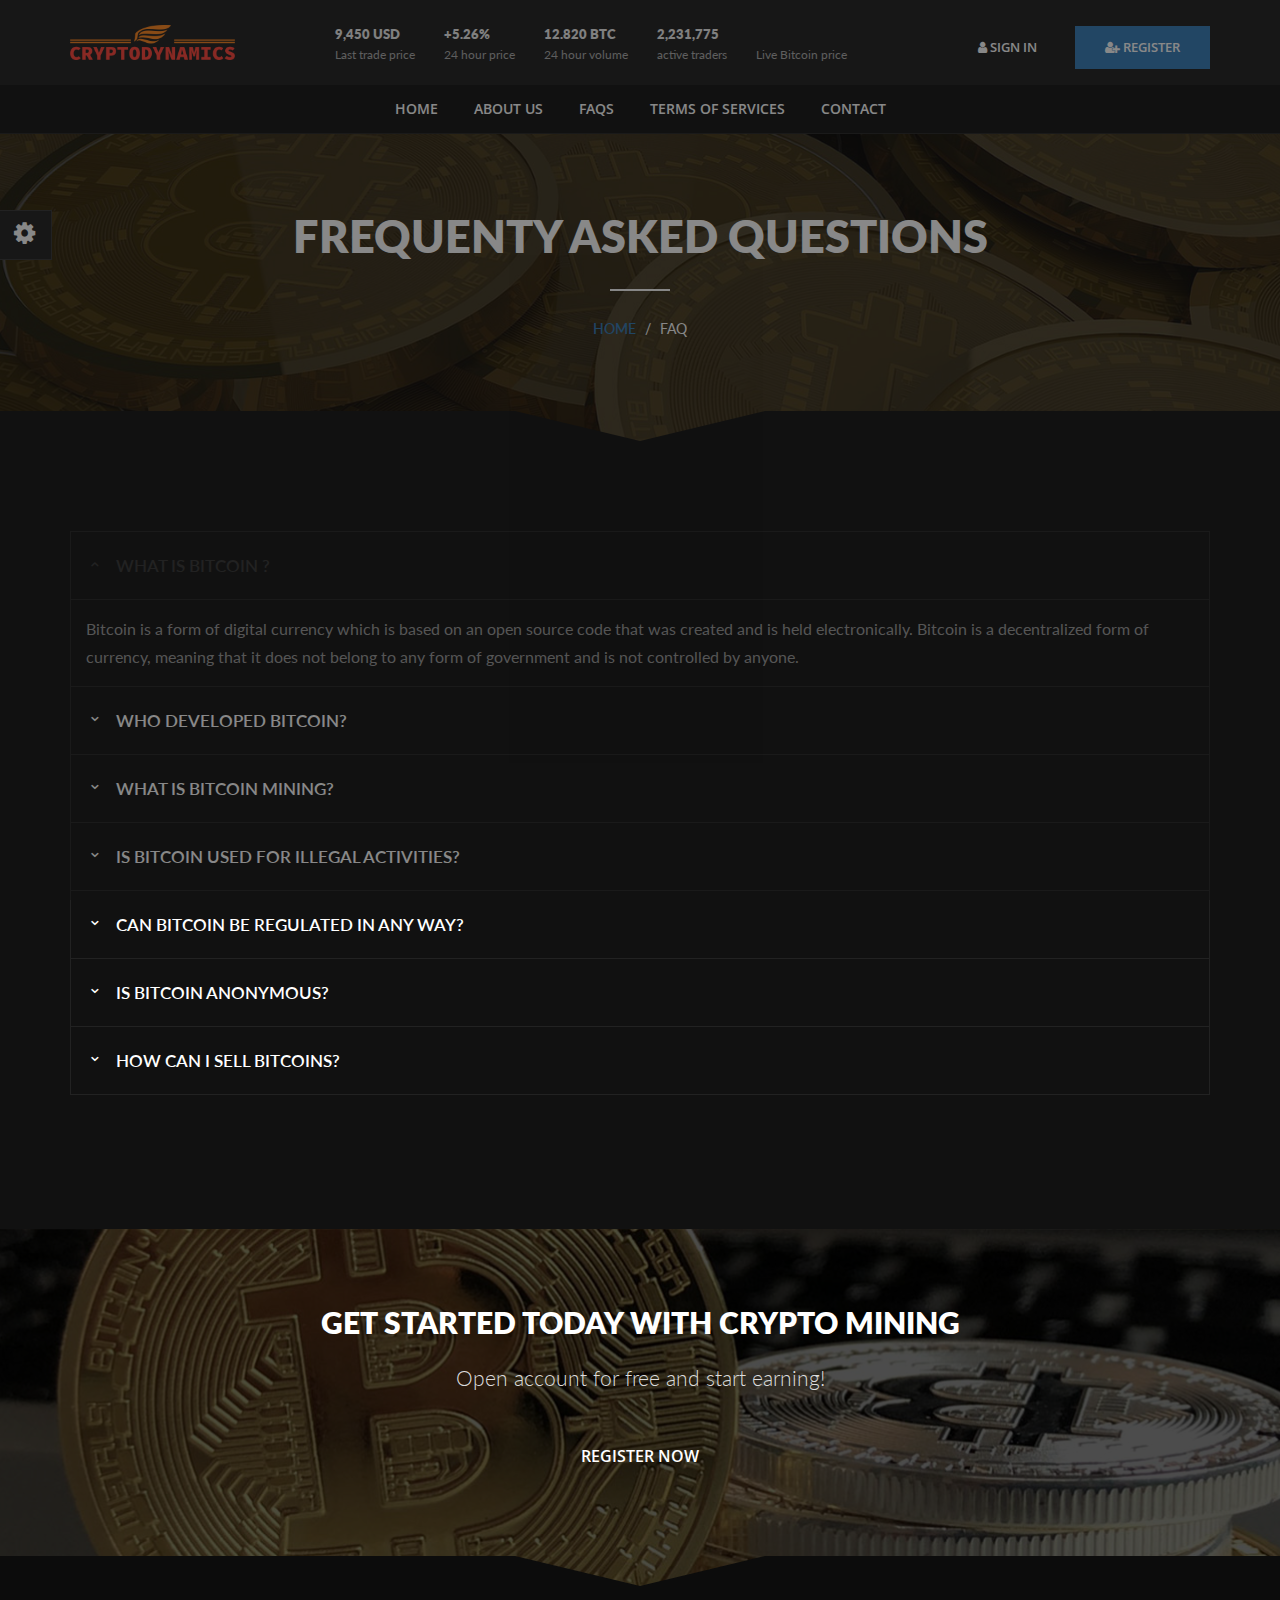
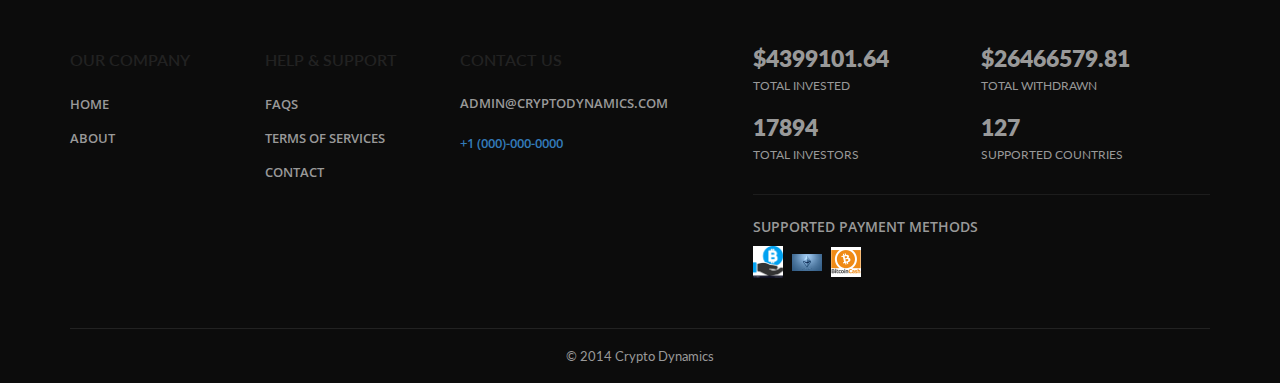
<file: faq.html>
<!DOCTYPE html>
<html lang="en">


    
<!-- Mirrored from www.bfxm.online/faq.html by HTTrack Website Copier/3.x [XR&CO'2014], Wed, 21 Apr 2021 22:54:48 GMT -->
<head>

        <meta charset="utf-8" />
        <title>FAQs - Crypto Dynamics</title>
        <meta name="viewport" content="width=device-width, initial-scale=1.0" />

        <!-- Favicon -->
        <link rel="shortcut icon" href="images/favicon.png">

        <!-- Template CSS Files -->
        <link rel="stylesheet" href="css/font-awesome.min.css">
        <link rel="stylesheet" href="css/bootstrap.min.css">
        <link rel="stylesheet" href="css/magnific-popup.css">
        <link rel="stylesheet" href="css/select2.min.css">
        <link rel="stylesheet" href="css/style.css">
        

        <!-- Live Style Switcher - demo only -->
        
        <link rel="alternate stylesheet" type="text/css" title="green" href="css/skins/green.css" />
        <link rel="alternate stylesheet" type="text/css" title="blue" href="css/skins/blue.css" />
        <link rel="stylesheet" type="text/css" href="css/styleswitcher.css" />

        <!-- Template JS Files -->
        <script src="js/modernizr.js"></script>

    </head>

    <body>
        <!-- SVG Preloader Starts -->
        <div id="preloader">
            <div id="preloader-content">
                <svg version="1.1" id="Layer_1" xmlns="http://www.w3.org/2000/svg" xmlns:xlink="http://www.w3.org/1999/xlink" x="0px" y="0px" width="150px" height="150px" viewBox="100 100 400 400" xml:space="preserve">
                <filter id="dropshadow" height="130%">
                    <feGaussianBlur in="SourceAlpha" stdDeviation="5"/>
                    <feOffset dx="0" dy="0" result="offsetblur"/>
                    <feFlood flood-color="red"/>
                    <feComposite in2="offsetblur" operator="in"/>
                    <feMerge>
                        <feMergeNode/>
                        <feMergeNode in="SourceGraphic"/>
                    </feMerge>
                </filter>          
                <path class="path" fill="#000000" d="M446.089,261.45c6.135-41.001-25.084-63.033-67.769-77.735l13.844-55.532l-33.801-8.424l-13.48,54.068
                      c-8.896-2.217-18.015-4.304-27.091-6.371l13.568-54.429l-33.776-8.424l-13.861,55.521c-7.354-1.676-14.575-3.328-21.587-5.073
                      l0.034-0.171l-46.617-11.64l-8.993,36.102c0,0,25.08,5.746,24.549,6.105c13.689,3.42,16.159,12.478,15.75,19.658L208.93,357.23
                      c-1.675,4.158-5.925,10.401-15.494,8.031c0.338,0.485-24.579-6.134-24.579-6.134l-9.631,40.468l36.843,9.188
                      c8.178,2.051,16.209,4.19,24.098,6.217l-13.978,56.17l33.764,8.424l13.852-55.571c9.235,2.499,18.186,4.813,26.948,6.995
                      l-13.802,55.309l33.801,8.424l13.994-56.061c57.648,10.902,100.998,6.502,119.237-45.627c14.705-41.979-0.731-66.193-31.06-81.984
                      C425.008,305.984,441.655,291.455,446.089,261.45z M368.859,369.754c-10.455,41.983-81.128,19.285-104.052,13.589l18.562-74.404
                      C306.28,314.65,379.774,325.975,368.859,369.754z M379.302,260.846c-9.527,38.187-68.358,18.781-87.442,14.023l16.828-67.489
                      C327.767,212.14,389.234,221.02,379.302,260.846z"/>       
                </svg>
            </div>
        </div>
        <!-- SVG Preloader Ends -->
        <!-- Live Style Switcher Starts - demo only -->
        <div id="switcher" class="">
            <div class="content-switcher">

                <p>DISPLAY</p>

                <label><input class="dark_switch" type="radio" name="color_style" id="is_dark" value="dark" checked="checked" /> Dark Mode</label>
                <label><input class="dark_switch" type="radio" name="color_style" id="is_light" value="light" /> Light</label>

                <hr />
                
                <div id="hideSwitcher">&times;</div>

            </div>
        </div>
        <div id="showSwitcher" class="styleSecondColor"><i class="fa fa-cog fa-spin"></i></div>
        <!-- Live Style Switcher Ends - demo only -->
        <!-- Wrapper Starts -->
        <div class="wrapper">
            <!-- Header Starts -->
            <header class="header">
                <div class="container">
                    <div class="row">
                        <!-- Logo Starts -->
                        <div class="main-logo col-xs-12 col-md-3 col-md-2 col-lg-2 hidden-xs">
                            <a href="index.html">
                                <img id="logo" class="img-responsive" src="images/logo-dark.png" alt="logo">
                            </a>
                        </div>
                        <!-- Logo Ends -->
                        <!-- Statistics Starts -->
                        <div class="col-md-7 col-lg-7">
                            <ul class="unstyled bitcoin-stats text-center">
                                <li>
                                    <h6>9,450 USD</h6><span>Last trade price</span></li>
                                <li>
                                    <h6>+5.26%</h6><span>24 hour price</span></li>
                                <li>
                                    <h6>12.820 BTC</h6><span>24 hour volume</span></li>
                                <li>
                                    <h6>2,231,775</h6><span>active traders</span></li>
                                <li>
                                    <div class="btcwdgt-price" data-bw-theme="light" data-bw-cur="usd"></div>
                                    <span>Live Bitcoin price</span>
                                </li>
                            </ul>
                        </div>
                        <!-- Statistics Ends -->
                        <!-- User Sign In/Sign Up Starts -->
                        <div class="col-md-3 col-lg-3">
                            <ul class="unstyled user">
                                                                <li class="sign-in"><a href="login.php" class="btn btn-primary"><i class="fa fa-user"></i> sign in</a></li>
                                <li class="sign-up"><a href="register.php" class="btn btn-primary"><i class="fa fa-user-plus"></i> register</a></li>
                                                            </ul>
                        </div>
                        <!-- User Sign In/Sign Up Ends -->
                    </div>
                </div>
                <!-- Navigation Menu Starts -->
                <nav class="site-navigation navigation" id="site-navigation">
                    <div class="container">
                        <div class="site-nav-inner">
                            <!-- Logo For ONLY Mobile display Starts -->
                            <a class="logo-mobile" href="index.html">
                                <img id="logo-mobile" class="img-responsive" src="images/logo-dark.png" alt="">
                            </a>
                            <!-- Logo For ONLY Mobile display Ends -->
                            <!-- Toggle Icon for Mobile Starts -->
                            <button type="button" class="navbar-toggle" data-toggle="collapse" data-target=".navbar-collapse">
                                <span class="sr-only">Toggle navigation</span>
                                <span class="icon-bar"></span>
                                <span class="icon-bar"></span>
                                <span class="icon-bar"></span>
                            </button>
                            <!-- Toggle Icon for Mobile Ends -->
                            <div class="collapse navbar-collapse navbar-responsive-collapse">
                                <!-- Main Menu Starts -->
                                <ul class="nav navbar-nav">
                                    <li class="active"><a href="index.html">Home</a></li>
                                    <li><a href="about.html">About Us</a></li>
                                    <li><a href="faq.html">FAQs</a></li>
                                    <li><a href="terms-of-services.html">Terms of Services</a></li>
                                    <li><a href="contact.html">Contact</a></li>
                                </ul>
                                <!-- Main Menu Ends -->
                            </div>
                        </div>
                    </div>
                </nav>
                <!-- Navigation Menu Ends -->
                <script type="text/javascript" src="https://files.coinmarketcap.com/static/widget/coinMarquee.js"></script><div id="coinmarketcap-widget-marquee" coins="1,1027,825,1839,3408,2,1765,52,74,15888" currency="USD" theme="light" transparent="false" show-symbol-logo="true"></div>
            </header>
            <!-- Header Ends -->
            <!-- Banner Area Starts -->
            <section class="banner-area">
                <div class="banner-overlay">
                    <div class="banner-text text-center">
                        <div class="container">
                            <!-- Section Title Starts -->
                            <div class="row text-center">
                                <div class="col-xs-12">
                                    <!-- Title Starts -->
                                    <h2 class="title-head">Frequenty Asked <span>Questions</span></h2>
                                    <!-- Title Ends -->
                                    <hr>
                                    <!-- Breadcrumb Starts -->
                                    <ul class="breadcrumb">
                                        <li><a href="index.html"> home</a></li>
                                        <li>faq</li>
                                    </ul>
                                    <!-- Breadcrumb Ends -->
                                </div>
                            </div>
                            <!-- Section Title Ends -->
                        </div>
                    </div>
                </div>
            </section>
            <!-- Banner Area Ends -->
            <!-- Section FAQ Starts -->
            <section class="faq">
                <div class="container">
                            <!-- Panel Group Starts -->
                            <div class="panel-group" id="accordion">
                                <!-- Panel Starts -->
                                <div class="panel panel-default">
                                    <!-- Panel Heading Starts -->
                                    <div class="panel-heading">
                                        <h4 class="panel-title">
                                            <a data-toggle="collapse" data-parent="#accordion" href="#collapse1">
                                                what is bitcoin ?</a>
                                        </h4>
                                    </div>
                                    <!-- Panel Heading Ends -->
                                    <!-- Panel Content Starts -->
                                    <div id="collapse1" class="panel-collapse collapse in">
                                        <div class="panel-body">Bitcoin is a form of digital currency which is based on an open source code that was created and is held electronically. Bitcoin is a decentralized form of currency, meaning that it does not belong to any form of government and is not controlled by anyone.</div>
                                    </div>
                                    <!-- Panel Content Starts -->
                                </div>
                                <!-- Panel Ends -->
                                <!-- Panel Starts -->
                                <div class="panel panel-default">
                                    <!-- Panel Heading Starts -->
                                    <div class="panel-heading">
                                        <h4 class="panel-title">
                                            <a class="collapsed" data-toggle="collapse" data-parent="#accordion" href="#collapse2">
                                                Who Developed Bitcoin?</a>
                                        </h4>
                                    </div>
                                    <!-- Panel Heading Ends -->
                                    <!-- Panel Content Starts -->
                                    <div id="collapse2" class="panel-collapse collapse">
                                        <div class="panel-body">The original Bitcoin code was designed by Satoshi Nakamoto under MIT open source credentials. In 2008 Nakamoto outlined the idea behind Bitcoin in his White Paper, which scientifically described how the cryptocurrency would function. Bitcoin is the first successful digital currency designed with trust in cryptography over central authorities. Satoshi left the Bitcoin code in the hands of developers and the community in 2010. Thus far hundreds of developers have added to the core code throughout the years.</div>
                                    </div>
                                    <!-- Panel Content Starts -->
                                </div>
                                <!-- Panel Ends -->
                                <!-- Panel Starts -->
                                <div class="panel panel-default">
                                    <!-- Panel Heading Starts -->
                                    <div class="panel-heading">
                                        <h4 class="panel-title">
                                            <a class="collapsed" data-toggle="collapse" data-parent="#accordion" href="#collapse3">
                                                What is Bitcoin Mining?</a>
                                        </h4>
                                    </div>
                                    <!-- Panel Heading Ends -->
                                    <!-- Panel Content Starts -->
                                    <div id="collapse3" class="panel-collapse collapse">
                                        <div class="panel-body">Bitcoin mining is analogous to the mining of gold, but its digital form. The process involves specialized computers solving algorithmic equations or hash functions. These problems help miners to confirm blocks of transactions held within the network. Bitcoin mining provides a reward for miners by paying out in Bitcoin in turn the miners confirm transactions on the blockchain. Miners introduce new Bitcoin into the network and also secure the system with transaction confirmation. They are also rewarded network fees for when they harvest new coin and a time when the last bitcoin is found mining will continue.</div>
                                    </div>
                                    <!-- Panel Content Starts -->
                                </div>
                                <!-- Panel Ends -->
                                <!-- Panel Starts -->
                                <div class="panel panel-default">
                                    <!-- Panel Heading Starts -->
                                    <div class="panel-heading">
                                        <h4 class="panel-title">
                                            <a class="collapsed" data-toggle="collapse" data-parent="#accordion" href="#collapse4">
                                                Is Bitcoin Used For Illegal Activities?</a>
                                        </h4>
                                    </div>
                                    <!-- Panel Heading Ends -->
                                    <!-- Panel Content Starts -->
                                    <div id="collapse4" class="panel-collapse collapse">
                                        <div class="panel-body">This is a yet another controversial topic. Because of the freedom and the degree of anonymity that the use of Bitcoin offers, many users who were seeking to purchase or solicit illegal goods or services initially turned to the use of Bitcoin as a method of payment.</div>
                                    </div>
                                    <!-- Panel Content Starts -->
                                </div>
                                <!-- Panel Ends -->
                                <!-- Panel Starts -->
                                <div class="panel panel-default">
                                    <!-- Panel Heading Starts -->
                                    <div class="panel-heading">
                                        <h4 class="panel-title">
                                            <a class="collapsed" data-toggle="collapse" data-parent="#accordion" href="#collapse5">
                                                Can Bitcoin Be Regulated In Any Way?</a>
                                        </h4>
                                    </div>
                                    <!-- Panel Heading Ends -->
                                    <!-- Panel Content Starts -->
                                    <div id="collapse5" class="panel-collapse collapse">
                                        <div class="panel-body">Again, when a user decides to use a specific type of software for their Bitcoin wallet, they are deciding what direction the Bitcoin network is heading towards. In other words, you need the cooperation of nearly every single user in order to modify any aspect of the Bitcoin protocol.</div>
                                    </div>
                                    <!-- Panel Content Starts -->
                                </div>
                                <!-- Panel Ends -->
                                <!-- Panel Starts -->
                                <div class="panel panel-default">
                                    <!-- Panel Heading Starts -->
                                    <div class="panel-heading">
                                        <h4 class="panel-title">
                                            <a class="collapsed" data-toggle="collapse" data-parent="#accordion" href="#collapse6">
                                                Is Bitcoin anonymous?</a>
                                        </h4>
                                    </div>
                                    <!-- Panel Heading Ends -->
                                    <!-- Panel Content Starts -->
                                    <div id="collapse6" class="panel-collapse collapse">
                                        <div class="panel-body">Participants in Bitcoin transactions are identified by public addresses – those are the long strings of around 30 characters you see in a person’s Bitcoin address, usually starting with the numerals ‘1’ or ‘3’. For every transaction, the sending and receiving addresses are publicly-viewable.</div>
                                    </div>
                                    <!-- Panel Content Starts -->
                                </div>
                                <!-- Panel Ends -->
                                <!-- Panel Starts -->
                                <div class="panel panel-default">
                                    <!-- Panel Heading Starts -->
                                    <div class="panel-heading">
                                        <h4 class="panel-title">
                                            <a class="collapsed" data-toggle="collapse" data-parent="#accordion" href="#collapse7">
                                                How Can I Sell Bitcoins?</a>
                                        </h4>
                                    </div>
                                    <!-- Panel Heading Ends -->
                                    <!-- Panel Content Starts -->
                                    <div id="collapse7" class="panel-collapse collapse">
                                        <div class="panel-body">Bitcoins can be sold locally using LocalBitcoins, on Bitcoin brokerages / exchanges, using two-way Bitcoin Teller Machines (BTM’s) or you can pay for a good or service with them. Bitcoins can be sold to just about anyone as long as they have a Bitcoin address, and can be sold for any fiat currency in the world. Feel free to check out our recommended list of exchanges and brokerage services to sell your bitcoins online.</div>
                                    </div>
                                    <!-- Panel Content Starts -->
                                </div>
                                <!-- Panel Ends -->
                            </div>
                            <!-- Panel Group Ends -->
                       
                </div>
            </section>
            <!-- Section FAQ Ends -->
            <!-- Call To Action Section Starts -->
            <section class="call-action-all">
                <div class="call-action-all-overlay">
                    <div class="container">
                        <div class="row">
                            <div class="col-xs-12">
                                <!-- Call To Action Text Starts -->
                                <div class="action-text">
                                    <h2>Get Started Today With Crypto Mining</h2>
                                    <p class="lead">Open account for free and start earning!</p>
                                </div>
                                <!-- Call To Action Text Ends -->
                                <!-- Call To Action Button Starts -->
                                <p class="action-btn"><a class="btn btn-primary" href="register.php">Register Now</a></p>
                                <!-- Call To Action Button Ends -->
                            </div>
                        </div>
                    </div>
                </div>
            </section>
            <!-- Call To Action Section Ends -->
            <!-- Footer Starts -->
            <footer class="footer">
                <!-- Footer Top Area Starts -->
                <div class="top-footer">
                    <div class="container">
                        <div class="row">
                            <!-- Footer Widget Starts -->
                            <div class="col-sm-4 col-md-2">
                                <h4>Our Company</h4>
                                <div class="menu">
                                    <ul>
                                        <li><a href="index.html">Home</a></li>
                                        <li><a href="about.html">About</a></li>
                                    </ul>
                                </div>
                            </div>
                            <!-- Footer Widget Ends -->
                            <!-- Footer Widget Starts -->
                            <div class="col-sm-4 col-md-2">
                                <h4>Help & Support</h4>
                                <div class="menu">
                                    <ul>
                                        <li><a href="faq.html">FAQs</a></li>
                                        <li><a href="terms-of-services.html">Terms of Services</a></li>
                                        <li><a href="contact.html">Contact</a></li>
                                    </ul>
                                </div>
                            </div>
                            <!-- Footer Widget Ends -->
                            <!-- Footer Widget Starts -->
                            <div class="col-sm-4 col-md-3">
                                <h4>Contact Us </h4>
                                <div class="contacts">
                                    <div>
                                        <span>admin@cryptodynamics.com</span>
                                    </div>
                                    <div>
                                        <a href="https://api.whatsapp.com/send?phone=+1 (000)-000-000">+1 (000)-000-0000</a>
                                    </div>
                                </div>
                                <!-- Social Media Profiles Starts -->
<!--                                <div class="social-footer">
                                    <ul>
                                        <li><a href="#" target="_blank"><i class="fa fa-facebook"></i></a></li>
                                        <li><a href="#" target="_blank"><i class="fa fa-twitter"></i></a></li>
                                        <li><a href="#" target="_blank"><i class="fa fa-google-plus"></i></a></li>
                                        <li><a href="#" target="_blank"><i class="fa fa-linkedin"></i></a></li>
                                    </ul>
                                </div>-->
                                <!-- Social Media Profiles Ends -->
                            </div>
                            <!-- Footer Widget Ends -->
                            <!-- Footer Widget Starts -->
                            <div class="col-sm-12 col-md-5">
                                <!-- Facts Starts -->
                                <div class="facts-footer">
                                    <div>
                                        <h5>$4399101.64</h5>
                                        <span>total invested</span>
                                    </div>
                                    <div>
                                        <h5>$26466579.81</h5>
                                        <span>total withdrawn</span>
                                    </div>
                                    <div>
                                        <h5>17894</h5>
                                        <span>total investors</span>
                                    </div>
                                    <div>
                                        <h5>127</h5>
                                        <span>supported countries</span>
                                    </div>
                                </div>
                                <!-- Facts Ends -->
                                <hr>
                                <!-- Supported Payment Cards Logo Starts -->
                                <div class="payment-logos">
                                    <h4 class="payment-title">supported payment methods</h4>
                                  <img src="images/icons/payment/bitcoin-payment.png" alt="bitcoin">
                                    <img src="images/icons/payment/ethereum-1.png" alt="ethereum">
                                    <img src="images/icons/payment/Bitcoin-Cash.png" alt="bitcoin cash">
                                </div>
                                <!-- Supported Payment Cards Logo Ends -->
                            </div>
                            <!-- Footer Widget Ends -->
                        </div>
                    </div>
                </div>
                <!-- Footer Top Area Ends -->
                <!-- Footer Bottom Area Starts -->
                <div class="bottom-footer">
                    <div class="container">
                        <div class="row">
                            <div class="col-xs-12">
                                <!-- Copyright Text Starts -->
                                <p class="text-center">&COPY; 2014 Crypto Dynamics</p>
                                <!-- Copyright Text Ends -->
                            </div>
                        </div>
                    </div>
                </div>
                <!-- Footer Bottom Area Ends -->
            </footer>
            <!-- Footer Ends -->
            <!-- Back To Top Starts  -->
            <a href="#" id="back-to-top" class="back-to-top fa fa-arrow-up"></a>
            <!-- Back To Top Ends  -->

            <!-- Template JS Files -->
            <script src="js/jquery-2.2.4.min.js"></script>
            <script src="js/bootstrap.min.js"></script>
            <script src="js/select2.min.js"></script>
            <script src="js/jquery.magnific-popup.min.js"></script>
            <script src="js/custom.js"></script>

            <!-- Live Style Switcher JS File - only demo -->
            <script src="js/styleswitcher.js"></script>

        </div>
        <!-- Wrapper Ends -->
    </body>



<!-- Mirrored from www.bfxm.online/faq.html by HTTrack Website Copier/3.x [XR&CO'2014], Wed, 21 Apr 2021 22:54:48 GMT -->
</html>
</file>
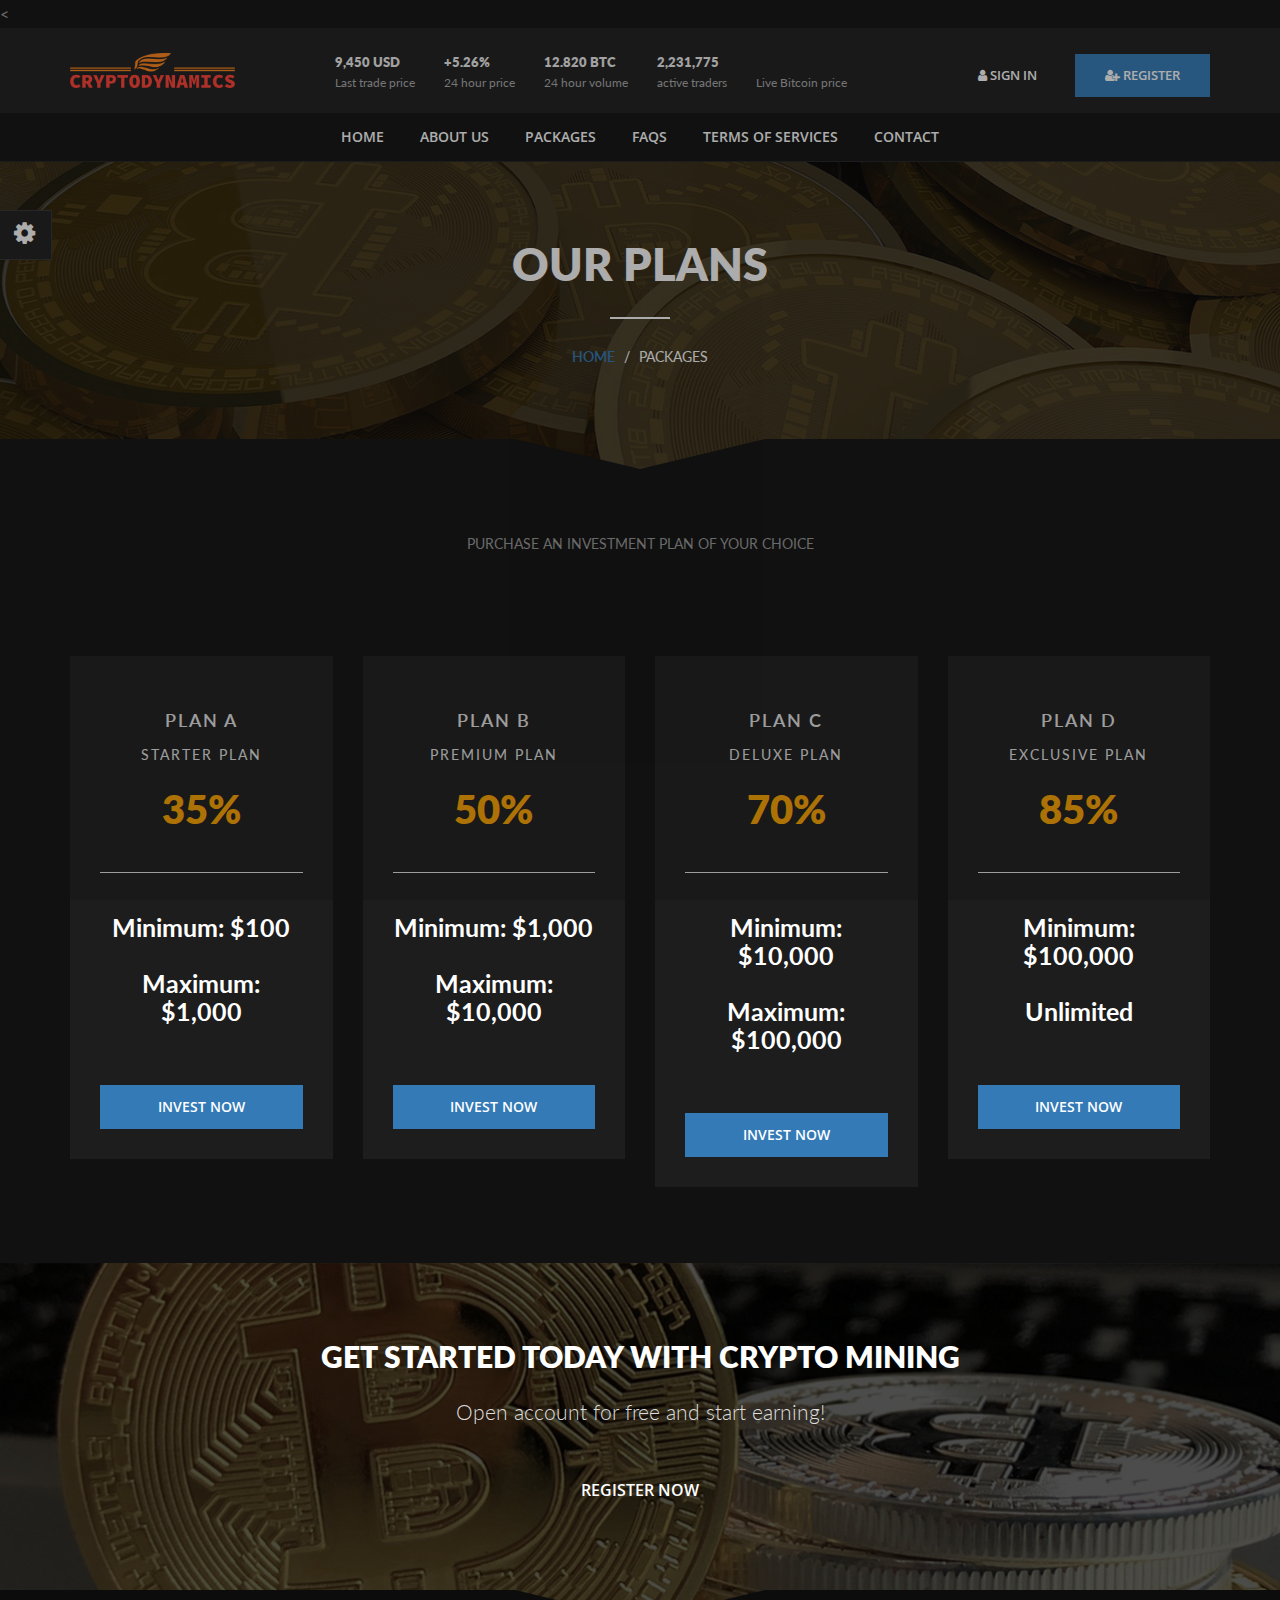
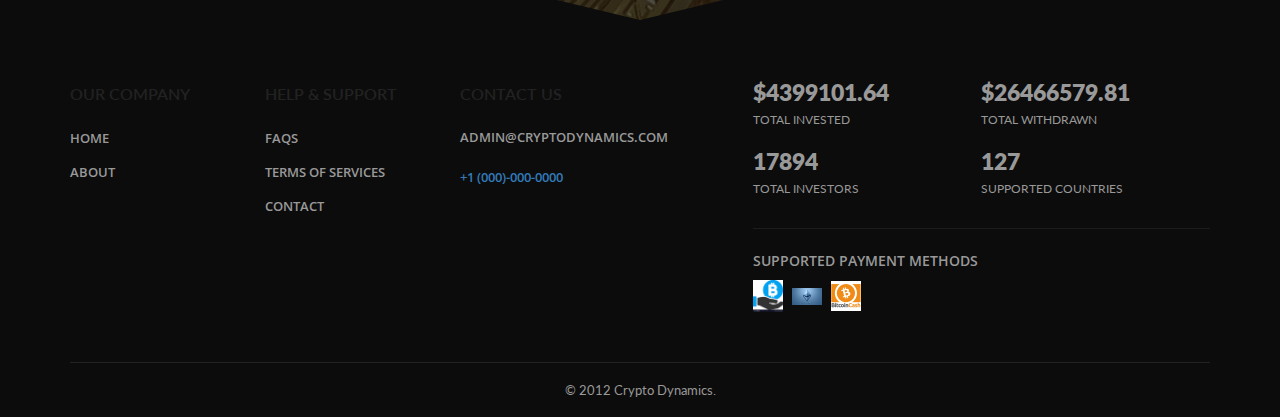
<file: packages.html>
<!DOCTYPE html>
<html lang="en">


    
<!-- Mirrored from www.bfxm.online/packages.php by HTTrack Website Copier/3.x [XR&CO'2014], Wed, 21 Apr 2021 22:54:48 GMT -->
<!-- Added by HTTrack --><meta http-equiv="content-type" content="text/html;charset=UTF-8" /><!-- /Added by HTTrack -->
<head>

        <meta charset="utf-8" />
        <title>Packages - Crypto Dynamics</title>
        <meta name="viewport" content="width=device-width, initial-scale=1.0" />

        <!-- Favicon -->
        <link rel="shortcut icon" href="images/favicon.png">

        <!-- Template CSS Files -->
        <link rel="stylesheet" href="css/font-awesome.min.css">
        <link rel="stylesheet" href="css/bootstrap.min.css">
        <link rel="stylesheet" href="css/magnific-popup.css">
        <link rel="stylesheet" href="css/select2.min.css">
        <link rel="stylesheet" href="css/style.css">
        

        <!-- Live Style Switcher - demo only -->
        <
        <link rel="alternate stylesheet" type="text/css" title="green" href="css/skins/green.css" />
        <link rel="alternate stylesheet" type="text/css" title="blue" href="css/skins/blue.css" />
        <link rel="stylesheet" type="text/css" href="css/styleswitcher.css" />

        <!-- Template JS Files -->
        <script src="js/modernizr.js"></script>

    </head>

    <body>
        <!-- SVG Preloader Starts -->
        <div id="preloader">
            <div id="preloader-content">
                <svg version="1.1" id="Layer_1" xmlns="http://www.w3.org/2000/svg" xmlns:xlink="http://www.w3.org/1999/xlink" x="0px" y="0px" width="150px" height="150px" viewBox="100 100 400 400" xml:space="preserve">
                <filter id="dropshadow" height="130%">
                    <feGaussianBlur in="SourceAlpha" stdDeviation="5"/>
                    <feOffset dx="0" dy="0" result="offsetblur"/>
                    <feFlood flood-color="red"/>
                    <feComposite in2="offsetblur" operator="in"/>
                    <feMerge>
                        <feMergeNode/>
                        <feMergeNode in="SourceGraphic"/>
                    </feMerge>
                </filter>          
                <path class="path" fill="#000000" d="M446.089,261.45c6.135-41.001-25.084-63.033-67.769-77.735l13.844-55.532l-33.801-8.424l-13.48,54.068
                      c-8.896-2.217-18.015-4.304-27.091-6.371l13.568-54.429l-33.776-8.424l-13.861,55.521c-7.354-1.676-14.575-3.328-21.587-5.073
                      l0.034-0.171l-46.617-11.64l-8.993,36.102c0,0,25.08,5.746,24.549,6.105c13.689,3.42,16.159,12.478,15.75,19.658L208.93,357.23
                      c-1.675,4.158-5.925,10.401-15.494,8.031c0.338,0.485-24.579-6.134-24.579-6.134l-9.631,40.468l36.843,9.188
                      c8.178,2.051,16.209,4.19,24.098,6.217l-13.978,56.17l33.764,8.424l13.852-55.571c9.235,2.499,18.186,4.813,26.948,6.995
                      l-13.802,55.309l33.801,8.424l13.994-56.061c57.648,10.902,100.998,6.502,119.237-45.627c14.705-41.979-0.731-66.193-31.06-81.984
                      C425.008,305.984,441.655,291.455,446.089,261.45z M368.859,369.754c-10.455,41.983-81.128,19.285-104.052,13.589l18.562-74.404
                      C306.28,314.65,379.774,325.975,368.859,369.754z M379.302,260.846c-9.527,38.187-68.358,18.781-87.442,14.023l16.828-67.489
                      C327.767,212.14,389.234,221.02,379.302,260.846z"/>       
                </svg>
            </div>
        </div>
        <!-- SVG Preloader Ends -->
        <!-- Live Style Switcher Starts - demo only -->
        <div id="switcher" class="">
            <div class="content-switcher">

                <p>DISPLAY</p>

                <label><input class="dark_switch" type="radio" name="color_style" id="is_dark" value="dark" checked="checked" /> Dark Mode</label>
                <label><input class="dark_switch" type="radio" name="color_style" id="is_light" value="light" /> Light</label>

                <hr />

                <div id="hideSwitcher">&times;</div>

            </div>
        </div>
        <div id="showSwitcher" class="styleSecondColor"><i class="fa fa-cog fa-spin"></i></div>
        <!-- Live Style Switcher Ends - demo only -->
        <!-- Wrapper Starts -->
        <div class="wrapper">
            <!-- Header Starts -->
            <header class="header">
                <div class="container">
                    <div class="row">
                        <!-- Logo Starts -->
                        <div class="main-logo col-xs-12 col-md-3 col-md-2 col-lg-2 hidden-xs">
                            <a href="index.html">
                                <img id="logo" class="img-responsive" src="images/logo-dark.png" alt="logo">
                            </a>
                        </div>
                        <!-- Logo Ends -->
                        <!-- Statistics Starts -->
                        <div class="col-md-7 col-lg-7">
                            <ul class="unstyled bitcoin-stats text-center">
                                <li>
                                    <h6>9,450 USD</h6><span>Last trade price</span></li>
                                <li>
                                    <h6>+5.26%</h6><span>24 hour price</span></li>
                                <li>
                                    <h6>12.820 BTC</h6><span>24 hour volume</span></li>
                                <li>
                                    <h6>2,231,775</h6><span>active traders</span></li>
                                <li>
                                    <div class="btcwdgt-price" data-bw-theme="light" data-bw-cur="usd"></div>
                                    <span>Live Bitcoin price</span>
                                </li>
                            </ul>
                        </div>
                        <!-- Statistics Ends -->
                        <!-- User Sign In/Sign Up Starts -->
                        <div class="col-md-3 col-lg-3">
                            <ul class="unstyled user">
                                                                <li class="sign-in"><a href="login.php" class="btn btn-primary"><i class="fa fa-user"></i> sign in</a></li>
                                <li class="sign-up"><a href="register.php" class="btn btn-primary"><i class="fa fa-user-plus"></i> register</a></li>
                                                            </ul>
                        </div>
                        <!-- User Sign In/Sign Up Ends -->
                    </div>
                </div>
                <!-- Navigation Menu Starts -->
                <nav class="site-navigation navigation" id="site-navigation">
                    <div class="container">
                        <div class="site-nav-inner">
                            <!-- Logo For ONLY Mobile display Starts -->
                            <a class="logo-mobile" href="index.html">
                                <img id="logo-mobile" class="img-responsive" src="images/logo-dark.png" alt="">
                            </a>
                            <!-- Logo For ONLY Mobile display Ends -->
                            <!-- Toggle Icon for Mobile Starts -->
                            <button type="button" class="navbar-toggle" data-toggle="collapse" data-target=".navbar-collapse">
                                <span class="sr-only">Toggle navigation</span>
                                <span class="icon-bar"></span>
                                <span class="icon-bar"></span>
                                <span class="icon-bar"></span>
                            </button>
                            <!-- Toggle Icon for Mobile Ends -->
                            <div class="collapse navbar-collapse navbar-responsive-collapse">
                                <!-- Main Menu Starts -->
                                <ul class="nav navbar-nav">
                                    <li><a href="index.html">Home</a></li>
                                    <li><a href="about.html">About Us</a></li>
                                    <li class="active"><a href="packages.html">Packages</a></li>
                                    <li><a href="faq.html">FAQs</a></li>
                                    <li><a href="terms-of-services.html">Terms of Services</a></li>
                                    <li><a href="contact.html">Contact</a></li>
                                </ul>
                                <!-- Main Menu Ends -->
                            </div>
                        </div>
                    </div>
                </nav>
                <!-- Navigation Menu Ends -->
            </header>
            <!-- Header Ends -->
            <!-- Banner Area Starts -->
            <section class="banner-area">
                <div class="banner-overlay">
                    <div class="banner-text text-center">
                        <div class="container">
                            <!-- Section Title Starts -->
                            <div class="row text-center">
                                <div class="col-xs-12">
                                    <!-- Title Starts -->
                                    <h2 class="title-head">Our <span>Plans</span></h2>
                                    <!-- Title Ends -->
                                    <hr>
                                    <!-- Breadcrumb Starts -->
                                    <ul class="breadcrumb">
                                        <li><a href="index.html"> home</a></li>
                                        <li>packages</li>
                                    </ul>
                                    <!-- Breadcrumb Ends -->
                                </div>
                            </div>
                            <!-- Section Title Ends -->
                        </div>
                    </div>
                </div>
            </section>
            <!-- Banner Area Ends -->
            <!-- Pricing Starts -->
            <section class="pricing">
                <div class="container">
                    <!-- Section Title Starts -->
                    <div class="row text-center">
                        <div class="title-head-subtitle">
                            <p>Purchase an investment plan of your choice</p>
                        </div>
                    </div>
                    <!-- Section Title Ends -->
                    <!-- Section Content Starts -->
                    <div class="row pricing-tables-content">
                        <div class="pricing-container">
                            <!-- Pricing Tables Starts -->
                            <ul class="pricing-list bounce-invert">
                                <li class="col-xs-6 col-sm-6 col-md-3 col-lg-3">
                                    <ul class="pricing-wrapper">
                                        <!-- Buy Pricing Table #1 Starts -->
                                        <li data-type="buy" class="is-visible">
                                            <header class="pricing-header">
                                                <h2>PLAN A <span>STARTER PLAN</span></h2> <br>
                                                <div>
                                                    <span style="color:orange" class="value">35&percnt;</span>
                                                </div> <hr>
                                                <div style="color:#fff;font-size:25px">
                                                    <b>Minimum: &dollar;100</b>
                                                </div>
                                                <br>
                                                <div style="color:#fff;font-size:25px">
                                                    <b>Maximum: &dollar;1,000</b>
                                                </div>
                                            </header>
                                            <footer class="pricing-footer">
                                                <a href="dashboard/packages.html" class="btn btn-primary">INVEST NOW</a>
                                            </footer>
                                        </li>
                                        <!-- Sell Pricing Table #1 Ends -->
                                    </ul>
                                </li>
                                
                                <li class="col-xs-6 col-sm-6 col-md-3 col-lg-3">
                                    <ul class="pricing-wrapper">
                                        <!-- Buy Pricing Table #3 Starts -->
                                        <li data-type="buy" class="is-visible">
                                            <header class="pricing-header">
                                                <h2>PLAN B <span>PREMIUM PLAN</span></h2> <br>
                                                <div>
                                                    <span style="color:orange" class="value">50&percnt;</span>
                                                </div> <hr>
                                                <div style="color:#fff;font-size:25px">
                                                    <b>Minimum: &dollar;1,000</b>
                                                </div>
                                                <br>
                                                <div style="color:#fff;font-size:25px">
                                                    <b>Maximum: &dollar;10,000</b>
                                                </div>
                                            </header>
                                            <footer class="pricing-footer">
                                                <a href="dashboard/packages.html" class="btn btn-primary">INVEST NOW</a>
                                            </footer>
                                        </li>
                                        <!-- Sell Pricing Table #3 Ends -->
                                    </ul>
                                </li>
                                <li class="col-xs-6 col-sm-6 col-md-3 col-lg-3">
                                    <ul class="pricing-wrapper">
                                        <!-- Buy Pricing Table #4 Starts -->
                                        <li data-type="buy" class="is-visible">
                                            <header class="pricing-header">
                                                <h2>PLAN C <span>DELUXE PLAN</span></h2> <br>
                                                <div>
                                                    <span style="color:orange" class="value">70&percnt;</span>
                                                </div> <hr>
                                                <div style="color:#fff;font-size:25px">
                                                    <b>Minimum: &dollar;10,000</b>
                                                </div>
                                                <br>
                                                <div style="color:#fff;font-size:25px">
                                                    <b>Maximum: &dollar;100,000</b>
                                                </div>
                                            </header>
                                            <footer class="pricing-footer">
                                                <a href="dashboard/packages.html" class="btn btn-primary">INVEST NOW</a>
                                            </footer>
                                        </li>
                                    </ul>
                                </li>
                                <li class="col-xs-6 col-sm-6 col-md-3 col-lg-3">
                                    <ul class="pricing-wrapper">
                                        <!-- Buy Pricing Table #4 Starts -->
                                        <li data-type="buy" class="is-visible">
                                            <header class="pricing-header">
                                                <h2>PLAN D <span>EXCLUSIVE PLAN</span></h2> <br>
                                                <div>
                                                    <span style="color:orange" class="value">85&percnt;</span>
                                                </div> <hr>
                                                <div style="color:#fff;font-size:25px">
                                                    <b>Minimum: &dollar;100,000</b>
                                                </div>
                                                <br>
                                                <div style="color:#fff;font-size:25px">
                                                    <b>Unlimited</b>
                                                </div>
                                            </header>
                                            <footer class="pricing-footer">
                                                <a href="dashboard/packages.html" class="btn btn-primary">INVEST NOW</a>
                                            </footer>
                                        </li>
                                    </ul>
                                </li>
                            </ul>
                        </div>
                    </div>
                </div>
            </section>
            <!-- Pricing Ends -->
            <!-- Call To Action Section Starts -->
            <section class="call-action-all">
                <div class="call-action-all-overlay">
                    <div class="container">
                        <div class="row">
                            <div class="col-xs-12">
                                <!-- Call To Action Text Starts -->
                                <div class="action-text">
                                    <h2>Get Started Today With Crypto Mining</h2>
                                    <p class="lead">Open account for free and start earning!</p>
                                </div>
                                <!-- Call To Action Text Ends -->
                                <!-- Call To Action Button Starts -->
                                <p class="action-btn"><a class="btn btn-primary" href="register.php">Register Now</a></p>
                                <!-- Call To Action Button Ends -->
                            </div>
                        </div>
                    </div>
                </div>
            </section>
            <!-- Call To Action Section Ends -->
            <!-- Footer Starts -->
             <footer class="footer">
                <!-- Footer Top Area Starts -->
                <div class="top-footer">
                    <div class="container">
                        <div class="row">
                            <!-- Footer Widget Starts -->
                            <div class="col-sm-4 col-md-2">
                                <h4>Our Company</h4>
                                <div class="menu">
                                    <ul>
                                        <li><a href="index.html">Home</a></li>
                                        <li><a href="about.html">About</a></li>

                                    </ul>
                                </div>
                            </div>
                            <!-- Footer Widget Ends -->
                            <!-- Footer Widget Starts -->
                            <div class="col-sm-4 col-md-2">
                                <h4>Help & Support</h4>
                                <div class="menu">
                                    <ul>
                                        <li><a href="faq.html">FAQs</a></li>
                                        <li><a href="terms-of-services.html">Terms of Services</a></li>
                                        <li><a href="contact.html">Contact</a></li>
                                    </ul>
                                </div>
                            </div>
                            <!-- Footer Widget Ends -->
                            <!-- Footer Widget Starts -->
                            <div class="col-sm-4 col-md-3">
                                <h4>Contact Us </h4>
                                <div class="contacts">
                                    <div>
                                        <span>admin@cryptodynamics.com</span>
                                    </div>
                                    <div>
                                        <a href="https://api.whatsapp.com/send?phone=+1 (000)-000-000">+1 (000)-000-0000</a>
                                    </div>
                                </div>
                                <!-- Social Media Profiles Starts -->
<!--                                <div class="social-footer">
                                    <ul>
                                        <li><a href="#" target="_blank"><i class="fa fa-facebook"></i></a></li>
                                        <li><a href="#" target="_blank"><i class="fa fa-twitter"></i></a></li>
                                        <li><a href="#" target="_blank"><i class="fa fa-google-plus"></i></a></li>
                                        <li><a href="#" target="_blank"><i class="fa fa-linkedin"></i></a></li>
                                    </ul>
                                </div>-->
                                <!-- Social Media Profiles Ends -->
                            </div>
                            <!-- Footer Widget Ends -->
                            <!-- Footer Widget Starts -->
                            <div class="col-sm-12 col-md-5">
                                <!-- Facts Starts -->
                                <div class="facts-footer">
                                    <div>
                                        <h5>$4399101.64</h5>
                                        <span>total invested</span>
                                    </div>
                                    <div>
                                        <h5>$26466579.81</h5>
                                        <span>total withdrawn</span>
                                    </div>
                                    <div>
                                        <h5>17894</h5>
                                        <span>total investors</span>
                                    </div>
                                    <div>
                                        <h5>127</h5>
                                        <span>supported countries</span>
                                    </div>
                                </div>
                                <!-- Facts Ends -->
                                <hr>
                                <!-- Supported Payment Cards Logo Starts -->
                                <div class="payment-logos">
                                    <h4 class="payment-title">supported payment methods</h4>
                                   <img src="images/icons/payment/bitcoin-payment.png" alt="bitcoin">
                                    <img src="images/icons/payment/ethereum-1.png" alt="ethereum">
                                    <img src="images/icons/payment/Bitcoin-Cash.png" alt="bitcoin cash">
                                </div>
                                <!-- Supported Payment Cards Logo Ends -->
                            </div>
                            <!-- Footer Widget Ends -->
                        </div>
                    </div>
                </div>
                <!-- Footer Top Area Ends -->
                <!-- Footer Bottom Area Starts -->
                <div class="bottom-footer">
                    <div class="container">
                        <div class="row">
                            <div class="col-xs-12">
                                <!-- Copyright Text Starts -->
                                <p class="text-center">&COPY; 2012 Crypto Dynamics.</p>
                                <!-- Copyright Text Ends -->
                            </div>
                        </div>
                    </div>
                </div>
                <!-- Footer Bottom Area Ends -->
            </footer>
            <!-- Footer Ends -->
            <!-- Back To Top Starts  -->
            <a href="#" id="back-to-top" class="back-to-top fa fa-arrow-up"></a>
            <!-- Back To Top Ends  -->

            <!-- Template JS Files -->
            <script src="js/jquery-2.2.4.min.js"></script>
            <script src="js/bootstrap.min.js"></script>
            <script src="js/select2.min.js"></script>
            <script src="js/jquery.magnific-popup.min.js"></script>
            <script src="js/custom.js"></script>

            <!-- Live Style Switcher JS File - only demo -->
            <script src="js/styleswitcher.js"></script>

        </div>
        <!-- Wrapper Ends -->
    </body>



<!-- Mirrored from www.bfxm.online/about.php by HTTrack Website Copier/3.x [XR&CO'2014], Wed, 21 Apr 2021 22:54:48 GMT -->
</html>
</file>
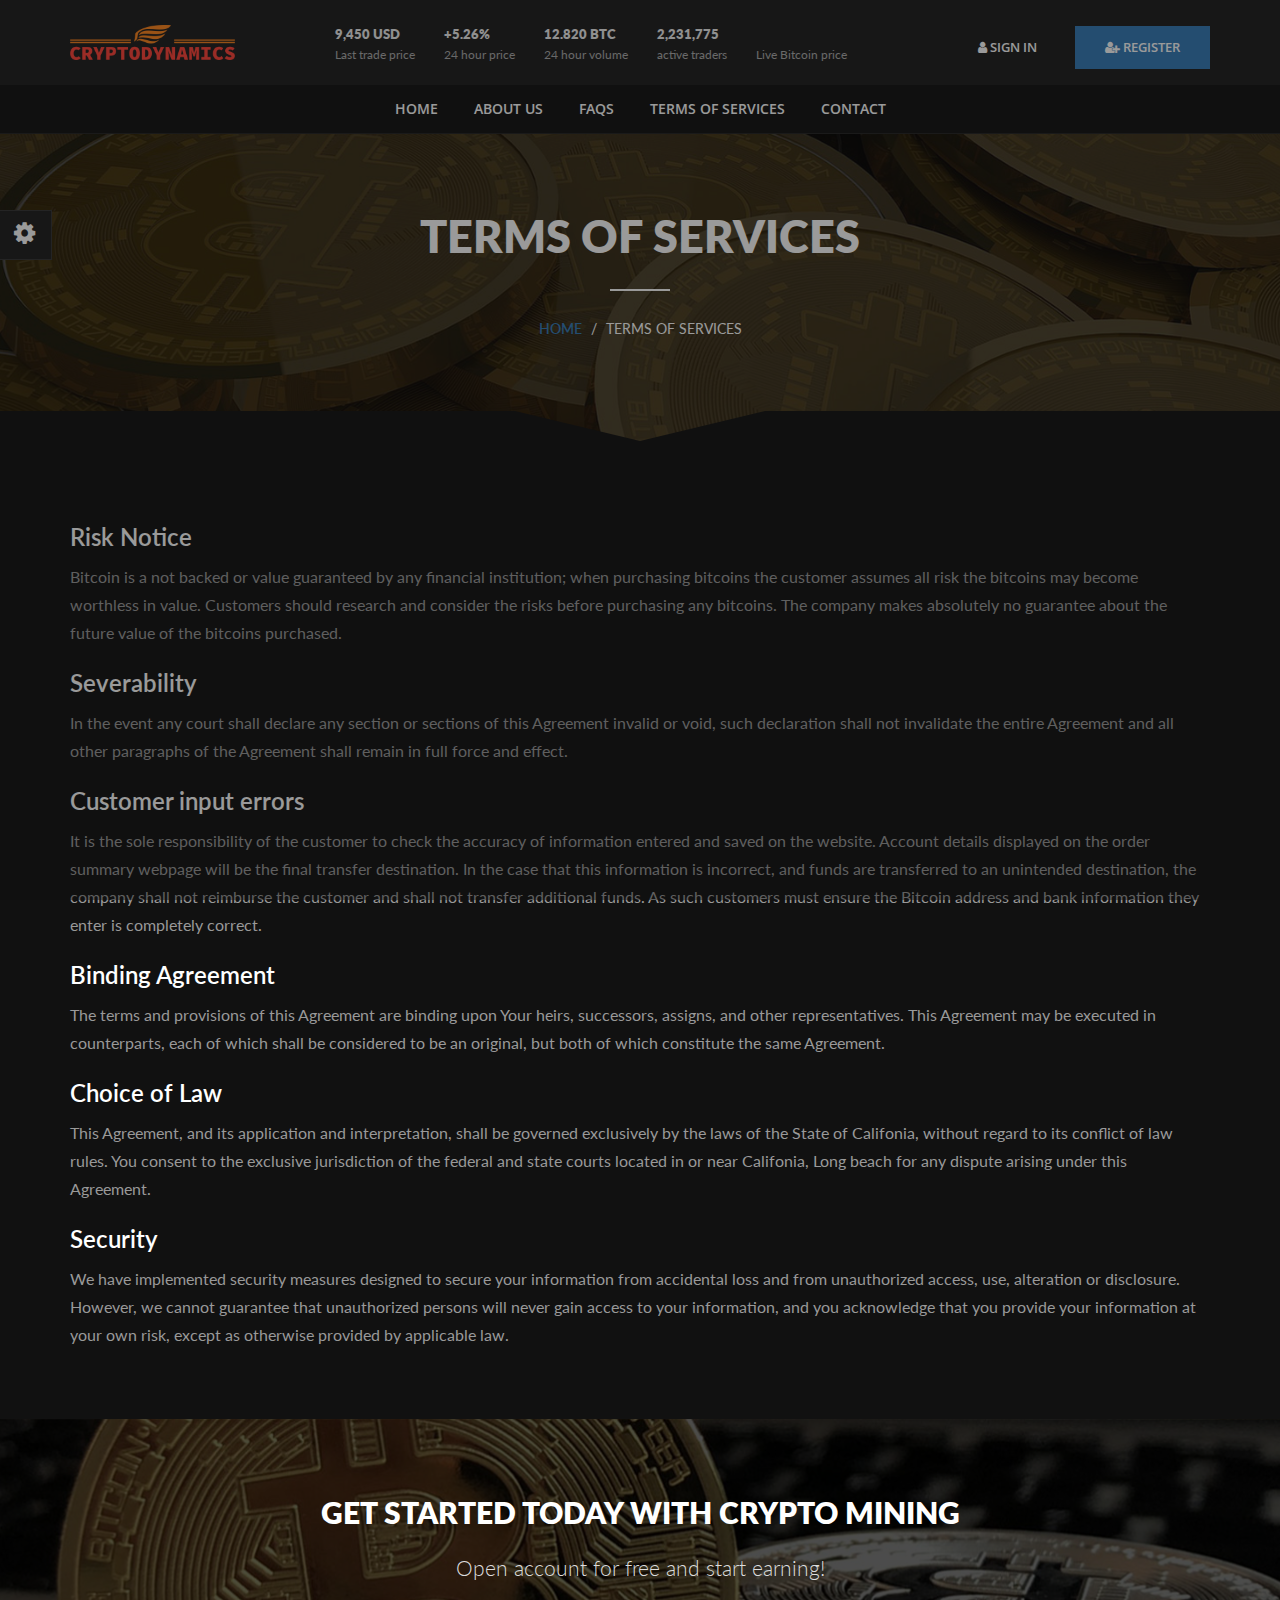
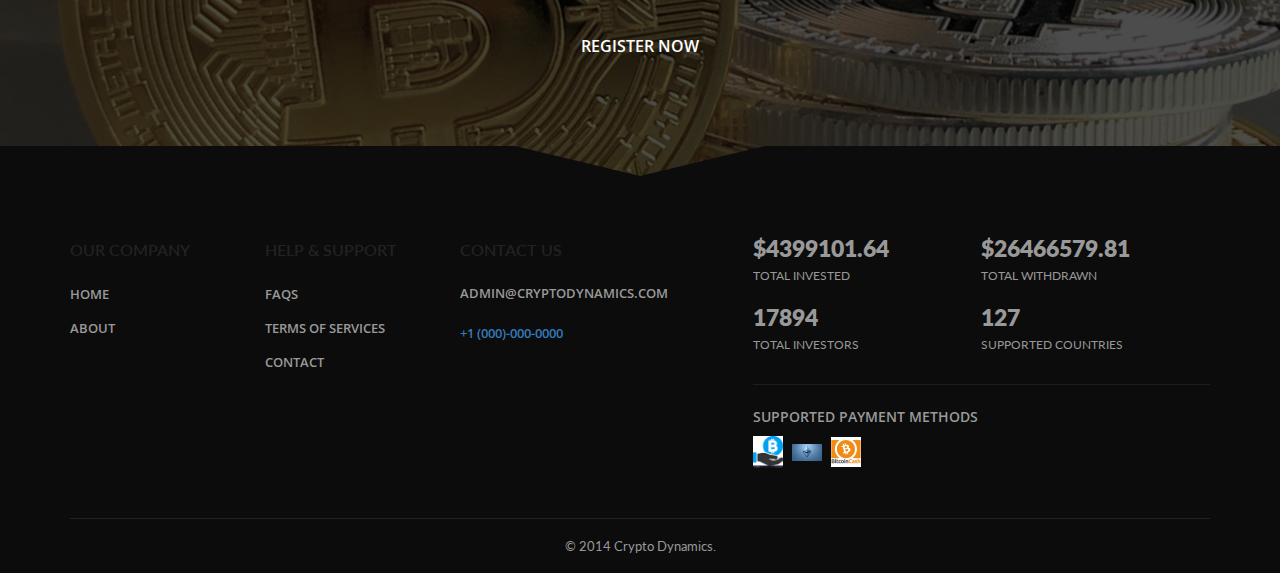
<file: terms-of-services.html>
<!DOCTYPE html>
<html lang="en">


    
<!-- Mirrored from www.bfxm.online/terms-of-services.html by HTTrack Website Copier/3.x [XR&CO'2014], Wed, 21 Apr 2021 22:54:49 GMT -->
<head>

        <meta charset="utf-8" />
        <title>Terms of services - Crypto Dynamics</title>
        <meta name="viewport" content="width=device-width, initial-scale=1.0" />

        <!-- Favicon -->
        <link rel="shortcut icon" href="images/favicon.png">

        <!-- Template CSS Files -->
        <link rel="stylesheet" href="css/font-awesome.min.css">
        <link rel="stylesheet" href="css/bootstrap.min.css">
        <link rel="stylesheet" href="css/magnific-popup.css">
        <link rel="stylesheet" href="css/select2.min.css">
        <link rel="stylesheet" href="css/style.css">
       

        <!-- Live Style Switcher - demo only -->
        
        <link rel="alternate stylesheet" type="text/css" title="green" href="css/skins/green.css" />
        <link rel="alternate stylesheet" type="text/css" title="blue" href="css/skins/blue.css" />
        <link rel="stylesheet" type="text/css" href="css/styleswitcher.css" />

        <!-- Template JS Files -->
        <script src="js/modernizr.js"></script>

    </head>

    <body>
        <!-- SVG Preloader Starts -->
        <div id="preloader">
            <div id="preloader-content">
                <svg version="1.1" id="Layer_1" xmlns="http://www.w3.org/2000/svg" xmlns:xlink="http://www.w3.org/1999/xlink" x="0px" y="0px" width="150px" height="150px" viewBox="100 100 400 400" xml:space="preserve">
                <filter id="dropshadow" height="130%">
                    <feGaussianBlur in="SourceAlpha" stdDeviation="5"/>
                    <feOffset dx="0" dy="0" result="offsetblur"/>
                    <feFlood flood-color="red"/>
                    <feComposite in2="offsetblur" operator="in"/>
                    <feMerge>
                        <feMergeNode/>
                        <feMergeNode in="SourceGraphic"/>
                    </feMerge>
                </filter>          
                <path class="path" fill="#000000" d="M446.089,261.45c6.135-41.001-25.084-63.033-67.769-77.735l13.844-55.532l-33.801-8.424l-13.48,54.068
                      c-8.896-2.217-18.015-4.304-27.091-6.371l13.568-54.429l-33.776-8.424l-13.861,55.521c-7.354-1.676-14.575-3.328-21.587-5.073
                      l0.034-0.171l-46.617-11.64l-8.993,36.102c0,0,25.08,5.746,24.549,6.105c13.689,3.42,16.159,12.478,15.75,19.658L208.93,357.23
                      c-1.675,4.158-5.925,10.401-15.494,8.031c0.338,0.485-24.579-6.134-24.579-6.134l-9.631,40.468l36.843,9.188
                      c8.178,2.051,16.209,4.19,24.098,6.217l-13.978,56.17l33.764,8.424l13.852-55.571c9.235,2.499,18.186,4.813,26.948,6.995
                      l-13.802,55.309l33.801,8.424l13.994-56.061c57.648,10.902,100.998,6.502,119.237-45.627c14.705-41.979-0.731-66.193-31.06-81.984
                      C425.008,305.984,441.655,291.455,446.089,261.45z M368.859,369.754c-10.455,41.983-81.128,19.285-104.052,13.589l18.562-74.404
                      C306.28,314.65,379.774,325.975,368.859,369.754z M379.302,260.846c-9.527,38.187-68.358,18.781-87.442,14.023l16.828-67.489
                      C327.767,212.14,389.234,221.02,379.302,260.846z"/>       
                </svg>
            </div>
        </div>
        <!-- SVG Preloader Ends -->
        <!-- Live Style Switcher Starts - demo only -->
        <div id="switcher" class="">
            <div class="content-switcher">

                <p>DISPLAY</p>

                <label><input class="dark_switch" type="radio" name="color_style" id="is_dark" value="dark" checked="checked" /> Dark Mode</label>
                <label><input class="dark_switch" type="radio" name="color_style" id="is_light" value="light" /> Light</label>

                <hr />
                
                <div id="hideSwitcher">&times;</div>

            </div>
        </div>
        <div id="showSwitcher" class="styleSecondColor"><i class="fa fa-cog fa-spin"></i></div>
        <!-- Live Style Switcher Ends - demo only -->
        <!-- Wrapper Starts -->
        <div class="wrapper">
            <!-- Header Starts -->
            <header class="header">
                <div class="container">
                    <div class="row">
                        <!-- Logo Starts -->
                        <div class="main-logo col-xs-12 col-md-3 col-md-2 col-lg-2 hidden-xs">
                            <a href="index.html">
                                <img id="logo" class="img-responsive" src="images/logo-dark.png" alt="logo">
                            </a>
                        </div>
                        <!-- Logo Ends -->
                        <!-- Statistics Starts -->
                        <div class="col-md-7 col-lg-7">
                            <ul class="unstyled bitcoin-stats text-center">
                                <li>
                                    <h6>9,450 USD</h6><span>Last trade price</span></li>
                                <li>
                                    <h6>+5.26%</h6><span>24 hour price</span></li>
                                <li>
                                    <h6>12.820 BTC</h6><span>24 hour volume</span></li>
                                <li>
                                    <h6>2,231,775</h6><span>active traders</span></li>
                                <li>
                                    <div class="btcwdgt-price" data-bw-theme="light" data-bw-cur="usd"></div>
                                    <span>Live Bitcoin price</span>
                                </li>
                            </ul>
                        </div>
                        <!-- Statistics Ends -->
                        <!-- User Sign In/Sign Up Starts -->
                        <div class="col-md-3 col-lg-3">
                            <ul class="unstyled user">
                                                                <li class="sign-in"><a href="login.php" class="btn btn-primary"><i class="fa fa-user"></i> sign in</a></li>
                                <li class="sign-up"><a href="register.php" class="btn btn-primary"><i class="fa fa-user-plus"></i> register</a></li>
                                                            </ul>
                        </div>
                        <!-- User Sign In/Sign Up Ends -->
                    </div>
                </div>
                <!-- Navigation Menu Starts -->
                <nav class="site-navigation navigation" id="site-navigation">
                    <div class="container">
                        <div class="site-nav-inner">
                            <!-- Logo For ONLY Mobile display Starts -->
                            <a class="logo-mobile" href="index.html">
                                <img id="logo-mobile" class="img-responsive" src="images/logo-dark.png" alt="">
                            </a>
                            <!-- Logo For ONLY Mobile display Ends -->
                            <!-- Toggle Icon for Mobile Starts -->
                            <button type="button" class="navbar-toggle" data-toggle="collapse" data-target=".navbar-collapse">
                                <span class="sr-only">Toggle navigation</span>
                                <span class="icon-bar"></span>
                                <span class="icon-bar"></span>
                                <span class="icon-bar"></span>
                            </button>
                            <!-- Toggle Icon for Mobile Ends -->
                            <div class="collapse navbar-collapse navbar-responsive-collapse">
                                <!-- Main Menu Starts -->
                                <ul class="nav navbar-nav">
                                    <li class="active"><a href="index.html">Home</a></li>
                                    <li><a href="about.html">About Us</a></li>
                                    <li><a href="faq.html">FAQs</a></li>
                                    <li><a href="terms-of-services.html">Terms of Services</a></li>
                                    <li><a href="contact.html">Contact</a></li>
                                </ul>
                                <!-- Main Menu Ends -->
                            </div>
                        </div>
                    </div>
                </nav>
                <!-- Navigation Menu Ends -->
                <script type="text/javascript" src="https://files.coinmarketcap.com/static/widget/coinMarquee.js"></script><div id="coinmarketcap-widget-marquee" coins="1,1027,825,1839,3408,2,1765,52,74,15888" currency="USD" theme="light" transparent="false" show-symbol-logo="true"></div>
            </header>
            <!-- Header Ends -->
            <!-- Banner Area Starts -->
            <section class="banner-area">
                <div class="banner-overlay">
                    <div class="banner-text text-center">
                        <div class="container">
                            <!-- Section Title Starts -->
                            <div class="row text-center">
                                <div class="col-xs-12">
                                    <!-- Title Starts -->
                                    <h2 class="title-head">terms of <span>services</span></h2>
                                    <!-- Title Ends -->
                                    <hr>
                                    <!-- Breadcrumb Starts -->
                                    <ul class="breadcrumb">
                                        <li><a href="index.html"> home</a></li>
                                        <li>terms of services</li>
                                    </ul>
                                    <!-- Breadcrumb Ends -->
                                </div>
                            </div>
                            <!-- Section Title Ends -->
                        </div>
                    </div>
                </div>
            </section>
            <!-- Banner Area Ends -->
            <!-- Section Terms of Services Starts -->
            <section class="terms-of-services">
                <div class="container">
                    <div class="row">
                        <div class="col-xs-12">
                            <h3>Risk Notice</h3>
                            <p>Bitcoin is a not backed or value guaranteed by any financial institution; when purchasing bitcoins the customer assumes all risk the bitcoins may become worthless in value.  Customers should research and consider the risks before purchasing any bitcoins.  The company makes absolutely no guarantee about the future value of the bitcoins purchased.</p>
                            <h3>Severability</h3>
                            <p>In the event any court shall declare any section or sections of this Agreement invalid or void, such declaration shall not invalidate the entire Agreement and all other paragraphs of the Agreement shall remain in full force and effect.</p>
                            <h3>Customer input errors</h3>
                            <p>It is the sole responsibility of the customer to check the accuracy of information entered and saved on the website.   Account details displayed on the order summary webpage will be the final transfer destination.  In the case that this information is incorrect, and funds are transferred to an unintended destination, the company shall not reimburse the customer and shall not transfer additional funds.  As such customers must ensure the Bitcoin address and bank information they enter is completely correct.</p>
                            <h3>Binding Agreement</h3>
                            <p>The terms and provisions of this Agreement are binding upon Your heirs, successors, assigns, and other representatives. This Agreement may be executed in counterparts, each of which shall be considered to be an original, but both of which constitute the same Agreement.</p>
                            <h3>Choice of Law</h3>
                            <p>This Agreement, and its application and interpretation, shall be governed exclusively by the laws of the State of Califonia, without regard to its conflict of law rules. You consent to the exclusive jurisdiction of the federal and state courts located in or near Califonia, Long beach for any dispute arising under this Agreement.</p>
                            <h3>Security</h3>
                            <p>We have implemented security measures designed to secure your information from accidental loss and from unauthorized access, use, alteration or disclosure. However, we cannot guarantee that unauthorized persons will never gain access to your information, and you acknowledge that you provide your information at your own risk, except as otherwise provided by applicable law.</p>
                        </div>
                    </div>
                </div>
            </section>
            <!-- Section Terms of Services Ends -->
            <!-- Call To Action Section Starts -->
            <section class="call-action-all">
                <div class="call-action-all-overlay">
                    <div class="container">
                        <div class="row">
                            <div class="col-xs-12">
                                <!-- Call To Action Text Starts -->
                                <div class="action-text">
                                    <h2>Get Started Today With Crypto Mining</h2>
                                    <p class="lead">Open account for free and start earning!</p>
                                </div>
                                <!-- Call To Action Text Ends -->
                                <!-- Call To Action Button Starts -->
                                <p class="action-btn"><a class="btn btn-primary" href="register.php">Register Now</a></p>
                                <!-- Call To Action Button Ends -->
                            </div>
                        </div>
                    </div>
                </div>
            </section>
            <!-- Call To Action Section Ends -->
            <!-- Footer Starts -->
             <footer class="footer">
                <!-- Footer Top Area Starts -->
                <div class="top-footer">
                    <div class="container">
                        <div class="row">
                            <!-- Footer Widget Starts -->
                            <div class="col-sm-4 col-md-2">
                                <h4>Our Company</h4>
                                <div class="menu">
                                    <ul>
                                        <li><a href="index.html">Home</a></li>
                                        <li><a href="about.html">About</a></li>

                                    </ul>
                                </div>
                            </div>
                            <!-- Footer Widget Ends -->
                            <!-- Footer Widget Starts -->
                            <div class="col-sm-4 col-md-2">
                                <h4>Help & Support</h4>
                                <div class="menu">
                                    <ul>
                                        <li><a href="faq.html">FAQs</a></li>
                                        <li><a href="terms-of-services.html">Terms of Services</a></li>
                                        <li><a href="contact.html">Contact</a></li>
                                    </ul>
                                </div>
                            </div>
                            <!-- Footer Widget Ends -->
                            <!-- Footer Widget Starts -->
                            <div class="col-sm-4 col-md-3">
                                <h4>Contact Us </h4>
                                <div class="contacts">
                                    <div>
                                        <span>admin@cryptodynamics.com</span>
                                    </div>
                                    <div>
                                        <a href="https://api.whatsapp.com/send?phone=+1 (000)-000-000">+1 (000)-000-0000</a>
                                    </div>
                                </div>
                                <!-- Social Media Profiles Starts -->
<!--                                <div class="social-footer">
                                    <ul>
                                        <li><a href="#" target="_blank"><i class="fa fa-facebook"></i></a></li>
                                        <li><a href="#" target="_blank"><i class="fa fa-twitter"></i></a></li>
                                        <li><a href="#" target="_blank"><i class="fa fa-google-plus"></i></a></li>
                                        <li><a href="#" target="_blank"><i class="fa fa-linkedin"></i></a></li>
                                    </ul>
                                </div>-->
                                <!-- Social Media Profiles Ends -->
                            </div>
                            <!-- Footer Widget Ends -->
                            <!-- Footer Widget Starts -->
                            <div class="col-sm-12 col-md-5">
                                <!-- Facts Starts -->
                                <div class="facts-footer">
                                    <div>
                                        <h5>$4399101.64</h5>
                                        <span>total invested</span>
                                    </div>
                                    <div>
                                        <h5>$26466579.81</h5>
                                        <span>total withdrawn</span>
                                    </div>
                                    <div>
                                        <h5>17894</h5>
                                        <span>total investors</span>
                                    </div>
                                    <div>
                                        <h5>127</h5>
                                        <span>supported countries</span>
                                    </div>
                                </div>
                                <!-- Facts Ends -->
                                <hr>
                                <!-- Supported Payment Cards Logo Starts -->
                                <div class="payment-logos">
                                    <h4 class="payment-title">supported payment methods</h4>
                                   <img src="images/icons/payment/bitcoin-payment.png" alt="bitcoin">
                                    <img src="images/icons/payment/ethereum-1.png" alt="ethereum">
                                    <img src="images/icons/payment/Bitcoin-Cash.png" alt="bitcoin cash">
                                </div>
                                <!-- Supported Payment Cards Logo Ends -->
                            </div>
                            <!-- Footer Widget Ends -->
                        </div>
                    </div>
                </div>
                <!-- Footer Top Area Ends -->
                <!-- Footer Bottom Area Starts -->
                <div class="bottom-footer">
                    <div class="container">
                        <div class="row">
                            <div class="col-xs-12">
                                <!-- Copyright Text Starts -->
                                <p class="text-center">&COPY; 2014 Crypto Dynamics.</p>
                                <!-- Copyright Text Ends -->
                            </div>
                        </div>
                    </div>
                </div>
                <!-- Footer Bottom Area Ends -->
            </footer>
            <!-- Footer Ends -->
            <!-- Back To Top Starts  -->
            <a href="#" id="back-to-top" class="back-to-top fa fa-arrow-up"></a>
            <!-- Back To Top Ends  -->

            <!-- Template JS Files -->
            <script src="js/jquery-2.2.4.min.js"></script>
            <script src="js/bootstrap.min.js"></script>
            <script src="js/select2.min.js"></script>
            <script src="js/jquery.magnific-popup.min.js"></script>
            <script src="js/custom.js"></script>

            <!-- Live Style Switcher JS File - only demo -->
            <script src="js/styleswitcher.js"></script>

        </div>
        <!-- Wrapper Ends -->
    </body>



<!-- Mirrored from www.bfxm.online/about.php by HTTrack Website Copier/3.x [XR&CO'2014], Wed, 21 Apr 2021 22:54:48 GMT -->
</html>
</file>
<file: css/style.css>
/*
	Template Name: Bayya - Bitcoin Crypto Currency Template
	Author: celtano
	Description: Bayya - Bitcoin Crypto Currency Template
	Version: 1.0
*/
/*------------------------------------------------------------------
[Table of contents]
	+ General
		- Global Styles
		- Typography
		- Boxed Body
		- Light Body
		- Preloader
		- Back To Top
	+ Header
		- Logo
		- Bitcoin Statistics
		- User Buttons
		- Main Navigation
		- Dropdown
		- Search
	+ Content
		+ Main Carousel Slider
			- Carousel Indicators
		- Features Box
		+ Banner Area
			- Breadcrumb
		+ Sections
			- About
			- Features and Video
			+ Pricing Tables
				- Keyframes
			- Form Calculator
			- Team
			- Services
			- Blog
			- Quote and Chart
			- Latest Posts
			- Contact Page
			+ Shopping Cart
				- Checkout Page
			- Call To Action
			- Facts
			+ Sign In & Sign Up
				- Warning Carousel
			- 404 Error Page
			- Coming Soon Page
			- FAQ Panels
	+ Footer 
		+ Top Footer
			- Menu
			- Social Icons
	+ Responsive Design Styles
		- Large Devices
		- Small Devices
		- Extra Small Devices
-------------------------------------------------------------------*/

/* [ GENERAL ] */
/*================================================== */

/*** Global Styles ***/

@import url('https://fonts.googleapis.com/css?family=Lato:300,300i,400,400i,700,900|Open+Sans:400,600');

html {
  overflow-x: hidden !important;
  width: 100%;
  height: 100%;
  position: relative;
  -webkit-font-smoothing: antialiased;
}

body {
  border: 0;
  margin: 0;
  padding: 0;
  background: #111;
}

.wrapper {
  position: relative;
  overflow: hidden;
}

a:link,
a:hover,
a:visited {
  text-decoration: none;
}

section {
  padding: 60px 0;
  position: relative;
}

.bg-parallax {
  background-size: cover;
  background-attachment: fixed;
}

.gap-20 {
  clear: both;
  height: 20px;
}

a:focus {
  outline: 0;
}

.unstyled {
  list-style: none;
  margin: 0;
  padding: 0;
}

.ts-padding {
  padding: 50px;
}

.btn-primary {
  border: 0;
  border-radius: 0;
  padding: 12px 30px;
  font-size: 14px;
  font-weight: 600;
  text-transform: uppercase;
  transition: .1s;
  outline: 0;
  box-shadow: none;
  font-family: 'Open Sans', sans-serif;
}

.btn-primary:hover {
  color: #fff;
}

.btn-primary:hover, .btn-primary:focus, .btn-primary:active {
  box-shadow: none;
  outline: 0;
}

.form-control {
  box-shadow: none;
  border: 1px solid #333;
  padding: 0px 0px 4px 20px;
  height: 46px;
  color: #fff;
  background: #222;
  font-size: 14px;
  border-radius: 0;
  outline: 0;
  transition: .1s;
}

.form-control:focus {
  box-shadow: none;
  outline: none;
  border: 1px solid #555;
}

.form-control::-webkit-input-placeholder {
  font-size: 12px;
  color: #666;
}  /* WebKit, Blink, Edge */
.form-control:-moz-placeholder {
  font-size: 12px;
  color: #666;
}  /* Mozilla Firefox 4 to 18 */
.form-control::-moz-placeholder {
  font-size: 12px;
  color: #666;
}  /* Mozilla Firefox 19+ */
.form-control:-ms-input-placeholder {
  font-size: 12px;
  color: #666;
}  /* Internet Explorer 10-11 */
.form-control::-ms-input-placeholder {
  font-size: 12px;
  color: #666;
}  /* Microsoft Edge */
hr {
  background-color: #e7e7e7;
  border: 0;
  height: 1px;
  margin: 40px 0;
}

.title-head {
  margin: 0;
  font-weight: 800;
  font-size: 45px;
  line-height: 45px;
  margin-top: 0;
  color: #fff;
  padding: 10px 0 20px;
  position: relative;
  text-transform: uppercase;
  margin: 0 15px;
}

.title-head-subtitle p {
  position: relative;
  display: inline-block;
  text-transform: uppercase;
  margin-bottom: 25px;
  font-size: 14px;
}

.title-head-subtitle p:before {
  position: absolute;
  content: "";
  height: 2px;
  right: -50px;
  top: 13px;
  width: 30px;
}

.title-head-subtitle p:after {
  position: absolute;
  content: "";
  height: 2px;
  left: -50px;
  top: 13px;
  width: 30px;
}

.terms-of-services h3 {
  color: #fff;
}

/*** Typography ***/

body, p {
  -webkit-font-smoothing: antialiased !important;
  color: #999;
  line-height: 28px;
  font-weight: 400;
  font-size: 16px;
  font-family: 'Lato', sans-serif;
}

h1, h2, h3, h4 {
  color: #222;
  font-weight: 600;
}

h1 {
  font-size: 36px;
  line-height: 48px;
}

h2 {
  font-size: 28px;
  line-height: 36px;
}

h3 {
  font-size: 24px;
  line-height: 32px;
}

h4 {
  font-size: 18px;
  line-height: 28px;
}

h5 {
  font-size: 14px;
  line-height: 24px;
}

/*** Boxed Body ***/

body.boxed {
  background: url('../images/bg.png');
  background-attachment: fixed;
}

body.boxed .wrapper {
  background: #111;
  margin: 0 auto;
  max-width: 1188px;
  box-shadow: 0 0 27px #999;
}

body.boxed .site-navigation.fixed ul.navbar-nav {
  max-width: 1188px;
  margin: 0 auto;
  right: 0;
}

body.boxed .site-navigation.fixed {
  max-width: 1188px;
}

/*** Light Body ***/

body.light .wrapper,
body.light #preloader,
body.light .header,
body.light .bitcoin-calculator .form-input,
body.light .footer,
body.light.auth-page,
body.light .user-auth > div:nth-child(2) {
  background: #fff;
}


body.light, body.light p,
body.light ul.bitcoin-stats span,
body.light .feature-box .feature-box-content p,
body.light ul.nav.nav-tabs li a {
  color: #777;
}

body.light ul.bitcoin-stats h6,
body.light .pricing-header h2,
body.light  .pricing-header h2 span,
body.light .footer .top-footer .menu ul li a,
body.light .footer .top-footer h4.payment-title,
body.light .footer .bottom-footer p,
body.light .footer .social-footer ul li a,
body.light .top-footer .contacts > div,
body.light .terms-of-services h3 {
  color: #555;
}

body.light ul.user li.sign-in a.btn-primary:hover,
body.light ul.user li.sign-in a.btn-primary:focus,
body.light ul.user li.sign-in a.btn-primary:active,
body.light .pricing-switcher label,
body.light .team-member:hover .team-member-caption h4,
body.light blockquote p{
  color: #fff;
}

body.light .site-nav-inner,
body.light .site-navigation.fixed ul.navbar-nav,
body.light .features-row,
body.light .image-block,
body.light .team-member-caption,
body.light .image-block2,
body.light .pricing-wrapper > li,
body.light .bitcoin-calculator-section .container,
body.light .facts .container,
body.light .shop-cart table.order thead tr,
body.light .shop-cart .qty,
body.light .shop-cart input.qtyplus,
body.light .shop-cart input.qtyminus,
body.light .shop-cart .quantity,
body.light .shop-checkout .checkout table.products thead tr,
body.light .shop-checkout .checkout table.products th.with-bg,
body.light .shop-checkout .checkout .payment .cheque, body.light  .shop-checkout .checkout .payment .paypal {
  background: #e7e7e7;
}

body.light .site-navigation,
body.light .site-navigation.fixed ul.navbar-nav {
  border-bottom: 1px solid #ddd;
}

body.light ul.navbar-nav > li:not(.active) > a,
body.light .navbar-nav .fa-search,
body.light ul.navbar-nav > li a,
body.light .feature-box .feature-box-content h3,
body.light .title-head,
body.light .feature-title,
body.light .price,
body.light .bitcoin-calculator .form-input,
body.light .bitcoin-calculator .form-equal,
body.light .team-member .team-member-caption h4,
body.light .latest-post .post-title a,
body.light .title-about,
body.light .contact-form h3,
body.light .footer .bottom-footer p a,
body.light.error-page .error h3,
body.light.blog article h4 ,
body.light .sidebar .widget-title,
body.light .widget.recent-posts .entry-title a,
body.light.blog .comments-heading,
body.light .service-box h3,
body.light .facts .facts-content .heading-facts h2, body.light .facts h3,
body.light .pricing h3,
body.light .banner-area .breadcrumb>li,
body.light  .banner-area .breadcrumb>li+li:before ,
body.light  .shop-cart .table thead > tr > th,
body.light  .shop-cart .table h6,
body.light  .shop-cart .table .icon-delete-product,
body.light  .shop-checkout h3,
body.light  .shop-checkout .checkout table.products td.text-price,
body.light  .facts .facts-content .heading-facts h2  {
  color: #333;
}

body.light ul.nav.nav-tabs li a, body.light  ul.nav.nav-tabs li.active a {
  border-left: 1px solid #ccc;
}
body.light .widget ul.nav.nav-tabs li a, body.light .widget  ul.nav.nav-tabs li.active a, body.light ul.nav.nav-tabs li:first-child a {
	border-left:0;
}

body.light .bitcoin-calculator .form-input {
  border: 1px solid #ccc;
}

body.light .dropdown-menu {
  background: #fff;
  border: 1px solid rgba(0,0,0,.1);
}

body.light .dropdown-menu li a:hover, body.light .dropdown-menu li.active a:hover, body.light .dropdown-menu li.active a,body.light .widget,
body.light.blog .comments-list .comment,
body.light .service-box > div {
  background: #f2f2f2;
}

body.light .pricing-switcher > p {
  background: #333;
  border: 1px solid #333;
}

body.light .bitcoin-calculator-section p.info {
  color: rgba(0,0,0,.3);
}

body.light .btcwdgt-headlines.btcwdgt-clean {
  border: 1px solid #ddd !important;
}

body.light .footer hr {
  background: #ccc;
}

body.light .footer .bottom-footer p {
  border-top: 1px solid #ddd;
}

body.light .footer .menu ul li a:hover, body.light .footer .social-footer ul li a:hover {
  color: #222;
}

body.light .footer .top-footer .social-footer ul li a {
  background: rgba(0,0,0,.1);
}

body.light .footer .bottom-footer p a:hover {
  color: #111;
}

body.light .facts-footer > div span {
  font-weight: 600;
}

body.light .form-control {
  border: 1px solid #ddd;
  background: #f2f2f2;
  color: #555;
}

body.light .form-control:focus {
  border: 1px solid #aaa;
}

body.light.error-page .error > div {
  background: rgba(255,255,255,.9);
}

body.light.error-page .error p {
  color: #777;
}

body.light .back-to-top {
  background: #ccc;
  color: #777;
}

body.light .back-to-top:hover {
  background: #ccc;
  color: #333;
}

body.light.blog .meta {
  border-top: 1px solid #ddd;
  border-bottom: 1px solid #ddd;
}


body.light .sidebar ul.nav-tabs li, body.light .widget.recent-posts ul li {
  border-bottom: 1px solid #ddd;
}

body.light .widget.recent-posts ul li:last-child {
  border: 0;
  padding-bottom: 0;
  margin-bottom: 0;
}

body.light.blog .pagination li a {
  color: #777;
  border: 1px solid #ddd;
}

body.light.blog  .pagination li:not(.active) a:hover {
  background: #ddd;
}

body.light.error-page .error .big-404,
body.light .facts-footer > div span,
body.light.blog .comments-list .comment-author,
body.light h4.panel-title a.collapsed,
body.light .contact-page-info .contact-info-box-content h4 {
  color: #555;
}

body.light .action-text p {
  color: #ddd;
}

body.light .panel.panel-default {
  border-color: #ddd;
}

body.light .panel-default>.panel-heading+.panel-collapse>.panel-body {
  border-top-color: #ddd;
}

body.light .banner-area:after, body.light  .banner-area:before,
body.light .call-action-all:after,body.light  .call-action-all:before {
  border-bottom: 30px solid #fff;
}


body.light .facts h4,
body.light .facts span.or {
  color: #777;
}

body.light .facts .facts-content .fact:after {
  background: #aaa;
}

body.light .banner-area .banner-overlay {
  background-color: rgba(255, 255, 255, 0.5);
}

body.light .banner-area hr {
  border-top: 2px solid #333;
}


body.light .shop-cart .table tbody > tr,
body.light .shop-cart .table.cart-total .section-border,
body.light .shop-checkout .table tbody > tr {
  border-bottom: 1px solid #ddd;
}

/*** Preloader ***/

#preloader {
  position: fixed;
  z-index: 1111111111111;
  top: 0;
  left: 0;
  display: block;
  width: 100%;
  height: 100%;
  background-color: #111;
}

#preloader-content {
  width: 200px;
  margin: 0 auto;
  display: block;
  text-align: center;
  top: 50%;
  position: absolute;
  left: 50%;
  -webkit-transform: translate(-50%, -50%) rotate(-13deg);
  -ms-transform: translate(-50%, -50%) rotate(-13deg);
  transform: translate(-50%, -50%) rotate(-13deg);
}

.path {
  stroke-dasharray: 2350;
  stroke-dashoffset: 910;
  stroke-width: 4;
  stroke-linecap: round;
  -webkit-animation: dash 3s linear infinite;
  animation: dash 3s linear infinite;
  fill-opacity: 0;
}

/* Back To Top */

.back-to-top {
  position: fixed;
  right: -7.5%;
  bottom: 20px;
  height: 45px;
  width: 45px;
  line-height: 44px;
  font-size: 16px;
  opacity: 1;
  z-index: 1111;
  visibility: hidden;
  text-align: center;
  text-decoration: none;
  -webkit-transition: all 0.1s ease-in-out;
  transition: all 0.1s ease-in-out;
  background: #2d2d2d;
  color: #999;
}

.back-to-top:hover {
  color: #fff;
}

.show-back-to-top {
  display: block;
  right: 20px;
  visibility: visible;
}

/* [ HEADER ] */
/*================================================== */

.header {
  background: #1d1d1d;
}

/*** Logo ***/

.main-logo {
  position: relative;
  padding-top: 25px;
  padding-bottom: 25px;
}

.logo-mobile {
  display: none;
}

/*** Bitcoin Statistics ***/

ul.bitcoin-stats {
  padding-top: 28px;
}

ul.bitcoin-stats li {
  display: inline-block;
  padding-right: 25px;
}

ul.bitcoin-stats li:last-child {
  padding-right: 0;
}

ul.bitcoin-stats h6 {
  font-weight: 800;
  color: #eee;
  margin: 0;
  font-size: 13px;
  text-align: left;
  margin-bottom: -2px;
  line-height: 13px;
}

ul.bitcoin-stats span {
  font-size: 12px;
  text-align: left;
  color: #aaa;
}

.btcwdgt.btcwdgt-text-ticker.btcwdgt-s-price {
  margin-top: -3px !important;
  min-width: initial !important;
  box-shadow: none !important;
  margin: 0 !important;
  background-color: transparent !important;
}

.btcwdgt.btcwdgt-s-price .btcwdgt-body {
  padding: 0!important;
  margin-top: 0 !important;
  height: 14px !important;
  text-align: center !important;
}

@-moz-document url-prefix() {
  .btcwdgt.btcwdgt-s-price .btcwdgt-body {
    height: 15px !important;
  }
}

.btcwdgt.btcwdgt-s-price .btcwdgt-body span,
.btcwdgt.btcwdgt-text-ticker .btcwdgt-footer,
.btcwdgt.btcwdgt-text-ticker .btcwdgt-edge {
  display: none !important;
}

.btcwdgt.btcwdgt-s-price .btcwdgt-body ul {
  float: left !important;
}

.btcwdgt.btcwdgt-s-price .btcwdgt-body ul li {
  line-height: normal !important;
  font-size: 15px !important;
  font-weight: 600 !important;
}

.btcwdgt.btcwdgt-s-price .btcwdgt-body ul li:before {
  content: "$";
  position: relative;
  font-size: 12px;
  top: -1px;
}

ul.bitcoin-stats li .btcwdgt.btcwdgt .arrow,
ul.bitcoin-stats li .btcwdgt.btcwdgt .arrow.up,
ul.bitcoin-stats li .btcwdgt.btcwdgt .arrow.down {
  top: 10px !important;
  position: absolute !important;
  margin: -6px 0 0 -11px !important;
}

/*** User Buttons ***/

ul.user {
  text-align: right;
  padding-top: 26px;
}

ul.user li {
  display: inline-block;
  padding-right: 25px;
}

ul.user li a {
  font-size: 13px;
}

ul.user li.sign-up {
  margin-right: 0;
  border-right: 0;
  padding-right: 0;
}

ul.user li.sign-up, ul.user li.sign-in {
  margin-right: 0;
}

ul.user li.sign-in {
  padding-right: 17px;
}

ul.user li.sign-in a:hover, ul.user li.sign-in a:active, ul.user li.sign-in a:focus {
  color: #fff;
}

ul.user li.sign-in a {
  background: transparent;
  padding: 11px 17px;
  transition: .1s;
}

/*** Main navigation ***/

.site-navigation {
  position: relative;
  padding-bottom: 48px;
}

.site-navigation,
.site-navigation.fixed ul.navbar-nav {
  border-bottom: 1px solid #222;
}

.site-navigation.fixed {
  z-index: 111111;
}

.site-nav-inner {
  position: absolute;
  z-index: 100;
  background: #111;
  text-align: center;
  width: 100%;
  left: 0;
  bottom: 0;
}

.navbar {
  border-radius: 0;
  border: 0;
  margin-bottom: 0;
}

.navbar-toggle {
  float: right;
  border-radius: 0;
  margin-right: 0;
}

.navbar-toggle .icon-bar {
  background: #fff;
}

.nav>li>a:focus, 
.nav>li>a:hover {
  background: none;
}

.nav-tabs>li>a {
  border: 0;
}

ul.navbar-nav {
  float: none;
  display: block;
}

.site-navigation.fixed ul.navbar-nav {
  position: fixed;
  top: 0;
  background: #111;
  width: 100%;
  left: 0;
}

ul.navbar-nav > li {
  float: none;
  display: inline-block;
}

ul.navbar-nav > li:not(.search):hover, 
ul.navbar-nav > li.active {
  color: #fff;
  position: relative;
}

ul.navbar-nav > li {
  padding: 0;
  position: relative;
}

ul.navbar-nav > li:last-child:after {
  background: none;
}

ul.navbar-nav > li > a {
  color: #fff;
  font-weight: 600;
  font-size: 14px;
  text-transform: uppercase;
  margin: 0;
  padding: 17px 16px;
  line-height: 14px;
  position: relative;
  font-family: 'Open Sans', sans-serif;
  transition: .1s;
}

ul.navbar-nav > li > a i {
  font-weight: 600;
  padding-left: 5px;
}

.nav .open>a, .nav .open>a:hover, 
.nav .open>a:focus {
  background: transparent;
  border: 0;
}

ul.navbar-nav > li:hover > a:after, 
ul.navbar-nav > li.active > a:after {
  position: absolute;
  content: '';
  left: 0;
  bottom: 0;
  width: 100%;
  height: 3px;
}

ul.nav.nav-tabs {
  border-bottom: 0;
}

ul.nav.nav-tabs li a, ul.nav.nav-tabs li.active a {
  border-top: 0;
  border-bottom: 0;
  border-right: 0;
  border-left: 1px solid #555;
  border-radius: 0;
  font-size: 15px;
  color: #aaa;
  padding: 0 30px;
  margin: 20px 0;
  text-transform: uppercase;
}

ul.nav.nav-tabs li.active a {
  font-weight: 600;
}

ul.nav.nav-tabs li:first-child a {
  border-left: 0;
  padding-left: 0;
}

ul.nav.nav-tabs li a:hover, ul.nav.nav-tabs li.active a:hover {
  border-bottom: 0 !important;
  border-top: 0 !important;
}

/*** Dropdown ***/

.dropdown-menu {
  text-align: left;
  background: #1d1d1d;
  border-right: 1px solid rgba(255,255,255,.09);
  border-bottom: 1px solid rgba(255,255,255,.09);
  border-left: 1px solid rgba(255,255,255,.09);
  box-shadow: none;
  z-index: 100;
  min-width: 200px;
  border-radius: 0;
  padding: 0;
}

.navbar-nav>li .dropdown-menu li:last-child a {
  border-bottom: 0 !important;
}

.navbar-nav>li>.dropdown-menu a {
  background: none;
  text-transform: uppercase;
}

.dropdown-menu li a {
  display: block;
  font-size: 12px;
  font-weight: 600;
  line-height: normal;
  text-decoration: none;
  padding: 15px 20px;
  color: #999;
}

.dropdown-menu li a:hover, .dropdown-menu li.active a:hover, .dropdown-menu li.active a {
  background: #111;
}

.dropdown-menu li:last-child > a {
  border-bottom: 0;
}

/*** Search ***/

.site-search {
  text-align: center;
  background: rgba(0,0,0,.7);
  position: absolute;
  top: 49px;
  z-index: 100;
  width: 100%;
}

.navbar-nav .fa-search {
  background: none;
  border: none;
  color: #fff;
  font-size: 14px;
  outline: none;
  padding: 17px;
}

.navbar-nav .fa-shopping-cart {
  font-weight: 300;
  padding: 0;
}

.site-navigation.fixed .site-search {
  top: 49px;
  position: fixed;
}

.site-search .container {
  height: 0;
  overflow: hidden;
  position: relative;
  -webkit-transition: height 0.3s;
  transition: height 0.3s;
}

.site-search .container.open {
  height: 80px;
}

.site-search input[type="text"] {
  background: none;
  border: none;
  color: #fff;
  font-size: 16px;
  margin: 22px 0 25px;
  padding-right: 20px;
  width: 100%;
  outline: 0;
  text-align: center;
}

.site-search input[type="text"]::-webkit-input-placeholder {
  color: rgba(255, 255, 255, 0.45);
}

.site-search input[type="text"]:-moz-placeholder {
  color: rgba(255, 255, 255, 0.45);
}

.site-search input[type="text"]::-moz-placeholder {
  color: rgba(255, 255, 255, 0.45);
}

.site-search input[type="text"]:-ms-input-placeholder {
  color: rgba(255, 255, 255, 0.45);
}

.site-search .close {
  color: rgba(255, 255, 255, 0.25);
  cursor: pointer;
  font-size: 32px;
  margin-top: -20px;
  position: absolute;
  top: 50%;
  right: 15px;
}

.site-search .close:hover {
  color: #fff;
}

/* [ SECTIONS ] */
/*================================================== */

/*** Main slide ***/

#main-slide .item {
  min-height: 570px;
  color: #fff;
  background-position: 50% 50%;
  -webkit-background-size: cover;
  background-size: cover;
  -webkit-backface-visibility: hidden;
}

#main-slide .item.item-1 {
  background-image: url('../images/slider/bg1.jpg');
}

#main-slide .item.item-2 {
  background-image: url('../images/slider/bg2.jpg');
}

#main-slide .item:after {
  content: "";
  background: rgba(0,0,0,.6);
  width: 100%;
  height: 100%;
  position: absolute;
  top: 0;
  left: 0;
}

#main-slide .item .slider-content {
  z-index: 1;
  opacity: 0;
  -webkit-transition: opacity 100ms;
  -moz-transition: opacity 100ms;
  -o-transition: opacity 100ms;
  transition: opacity 100ms;
}

#main-slide .item.active .slider-content {
  opacity: 1;
  -webkit-transition: opacity 100ms;
  -moz-transition: opacity 100ms;
  -o-transition: opacity 100ms;
  transition: opacity 100ms;
}

#main-slide .slider-content {
  top: 50%;
  margin-top: -150px;
  padding: 0;
  position: absolute;
  width: 100%;
  color: #fff;
}

.slider-content {
  position: relative;
  display: table;
  height: 100%;
  width: 100%;
}

.slider-text {
  display: table;
  vertical-align: bottom;
  color: #fff;
  width: 100%;
  padding-bottom: 0;
  padding-top: 20px;
}

.slider-text .slide-title {
  font-size: 68px;
  line-height: 78px;
  font-weight: 600;
  color: #fff;
  text-transform: uppercase;
}

.slider-text .slide-title span {
  font-weight: 800;
}

.slider.btn-primary {
  margin-top: 10px;
  background: transparent;
  transition: .1s;
}

.slider.btn-primary:hover, .slider.btn-primary:active, .slider.btn-primary:focus {
  color: #fff;
}

/* Fix Bootstrap Carousel Bug in Firefox (Replace Slide by Fade) */
@-moz-document url-prefix() {
  .carousel-fade .carousel-inner .item {
    -webkit-transition-property: opacity;
    transition-property: opacity;
  }

  .carousel-fade .carousel-inner .item,
.carousel-fade .carousel-inner .active.left,
.carousel-fade .carousel-inner .active.right {
    opacity: 0;
  }

  .carousel-fade .carousel-inner .active,
.carousel-fade .carousel-inner .next.left,
.carousel-fade .carousel-inner .prev.right {
    opacity: 1;
  }

  .carousel-fade .carousel-inner .next,
.carousel-fade .carousel-inner .prev,
.carousel-fade .carousel-inner .active.left,
.carousel-fade .carousel-inner .active.right {
    left: 0;
    -webkit-transform: translate3d(0, 0, 0);
    transform: translate3d(0, 0, 0);
  }

  .carousel-fade .carousel-control {
    z-index: 2;
  }

  .carousel,
.carousel-inner,
.carousel-inner .item {
    height: 100%;
  }
}
/* Carousel Indicators */

.carousel-indicators li {
  display: none;
}

#main-slide .carousel-control.left,
#main-slide .carousel-control.right {
  opacity: 0;
  filter: alpha(opacity=0);
  background-image: none;
  background-repeat: no-repeat;
  text-shadow: none;
  -webkit-transition: all .25s ease;
  -moz-transition: all .25s ease;
  -ms-transition: all .25s ease;
  -o-transition: all .25s ease;
  transition: all .25s ease;
}

#main-slide:hover .carousel-control.left,
#main-slide:hover .carousel-control.right {
  opacity: 1;
  filter: alpha(opacity=100);
}

#main-slide:hover .carousel-control.left {
  left: 30px;
}

#main-slide:hover .carousel-control.right {
  right: 30px;
}

#main-slide .carousel-control.left span {
  padding: 15px;
}

#main-slide .carousel-control.right span {
  padding: 15px;
}

#main-slide .carousel-control .fa-angle-left, 
#main-slide .carousel-control .fa-angle-right {
  position: absolute;
  top: 50%;
  z-index: 5;
  display: inline-block;
  margin-top: -25px;
}

#main-slide .carousel-control .fa-angle-left {
  left: 0;
}

#main-slide .carousel-control .fa-angle-right {
  right: 0;
}

#main-slide .carousel-control i {
  line-height: 56px;
  border-radius: 4px;
  font-size: 56px;
  -moz-transition: all 500ms ease;
  -webkit-transition: all 500ms ease;
  -ms-transition: all 500ms ease;
  -o-transition: all 500ms ease;
  transition: all 500ms ease;
}


/*** Features box ***/

.features {
  padding-top: 0;
  padding-bottom: 0;
  top: -60px;
  position: relative;
  z-index: 10;
}

.features-row {
  background: #1d1d1d;
  padding: 60px 50px 50px 50px;
  margin-left: 0;
  margin-right: 0;
}

.feature-box .feature-icon {
  float: left;
  display: inline-block;
}

.feature-box .feature-icon img {
  width: 50px;
  vertical-align: initial;
}

.feature-box .feature-box-content {
  margin-left: 100px;
}

.feature-box .feature-box-content h3 {
  color: #fff;
  margin: 0 0 10px 0;
  line-height: normal;
  font-size: 18px;
}

.feature-box .feature-box-content p {
  color: #fff;
  font-size: 14px;
  line-height: 23px;
  color: #ddd;
}

/*** Banner Area ***/

.banner-area {
  position: relative;
  padding: 0;
  color: #fff;
  background-image: url('../images/backgrounds/bg-banner.jpg');
  background-size: cover;
  background-position: center center;
  background-repeat: no-repeat;
}

.banner-area:after,.banner-area:before {
  content: '';
  position: absolute;
  bottom: 0;
  width: 50%;
  z-index: 1;
  border-bottom: 30px solid #111;
  -moz-transform: rotate(0.000001deg);
  -webkit-transform: rotate(0.000001deg);
  -o-transform: rotate(0.000001deg);
  -ms-transform: rotate(0.000001deg);
  transform: rotate(0.000001deg);
}

.banner-area:before {
  right: 50%;
  border-right: 125px solid transparent;
}

.banner-area:after {
  left: 50%;
  border-left: 125px solid transparent;
}

.banner-area .banner-overlay {
  padding: 70px 0 90px;
  background-color: rgba(0, 0, 0, 0.7);
}

.banner-area .banner-text {
  margin: 0 auto;
  width: 100%;
  z-index: 1;
}

.banner-area .title-head.banner-post-title {
  line-height: 55px;
}

.banner-area hr {
  border-top: 2px solid #fff;
  background: transparent;
  width: 60px;
  margin: 0 auto;
  margin-top: 10px;
}

.banner-area .banner-title {
  display: inline-block;
  color: #fff;
  text-transform: uppercase;
  font-weight: 800;
  font-size: 45px;
  line-height: 45px;
}

.banner-area .banner-title span {
  color: #ffae11;
}

/*** Breadcrumb ***/

.banner-area .breadcrumb {
  font-size: 14px;
  text-transform: uppercase;
  margin: 15px 0 0;
  background: transparent;
}

.banner-area .breadcrumb>li {
  font-weight: 400;
}

.banner-area .breadcrumb>li a {
  font-weight: 600;
}

.banner-area .breadcrumb>li a:hover {
  opacity: .9;
}

.banner-area .breadcrumb>li+li:before {
  color: #fff;
}

/* [ SECTIONS ] */
/*================================================== */

/*** About Us ***/

.about-us {
  padding: 0 0 70px;
}

.title-about {
  text-transform: uppercase;
  color: #fff;
  margin-top: 0;
  margin-bottom: 15px;
}

.title-about.risk-title {
  margin-top: 18px;
  font-size: 18px;
}

.img-about-us {
  margin: 0 auto;
}

.about-content {
  margin-top: 20px;
}

.about-text {
  line-height: 28px;
  margin-bottom: 3px;
}

.nav-tabs>li.active>a, 
.nav-tabs>li.active>a:hover, 
.nav-tabs>li.active>a:focus {
  background: none;
}

.nav-tabs>li.active>a:focus {
  color: #111;
}

.tab-content p {
  padding: 0 0 30px;
  margin: 0;
}

.feature-about i {
  margin-right: 10px;
}

.btn-services {
  margin-top: 15px;
}

/*** Features and Video ***/

.image-block {
  background: #1d1d1d;
  padding: 0;
}

.bg-image-1 {
  background-image: url(../images/backgrounds/bg-video.jpg);
  background-size: cover;
  background-position: center center;
  height: 625px;
}

.bg-image-1:after {
  content: "";
  background: rgba(0,0,0,.6);
  width: 100%;
  height: 100%;
  position: absolute;
  top: 0;
  left: 0;
}

.img-block-left {
  padding-left: 140px;
}

/* Features */

.feature .feature-icon {
  font-size: 36px;
}

.image-block .feature .feature-icon img {
  height: 37px;
}

.feature-title {
  font-size: 18px;
  margin-top: 10px;
  text-transform: uppercase;
  font-weight: 600;
  color: #fff;
}

/* Video */

.button-video {
  position: absolute;
  z-index: 2;
  top: 50%;
  left: 50%;
  display: block;
  overflow: hidden;
  border: 4px solid #fff;
  border-radius: 50%;
  transition: .1s;
  width: 86px;
  height: 86px;
  border-color: #fff;
  -webkit-transform: translate3d(-50%, -50%, 0);
  transform: translate3d(-50%, -50%, 0);
}

.button-video:after {
  content: '';
  position: absolute;
  top: 50%;
  left: 53%;
  -webkit-transform: translate3d(-50%, -50%, 0);
  transform: translate3d(-50%, -50%, 0);
  width: 0;
  height: 0;
  border-style: solid;
  border-width: 10px 0 10px 18px;
}

.button-video:hover {
  background: #fff;
}

/*** Pricing Tables ***/

.pricing-tables-content {
  margin-top: 25px;
}

.pricing-tables-content.pricing-page {
  margin-top: 0;
}

.pricing-tables-content .header {
  height: 100px;
  line-height: 170px;
  position: relative;
}

.pricing h3 {
  color: #fff;
  text-transform: uppercase;
}

.pricing h3.sell-title {
  margin-top: 50px;
}

.pricing-switcher {
  text-align: center;
}

.pricing-switcher > p {
  display: inline-block;
  position: relative;
  padding: 0;
  padding-right: 4px;
  border-radius: 0;
  background: #111;
  border: 1px solid #333;
}

.pricing-switcher input[type="radio"] {
  position: absolute;
  opacity: 0;
}

.pricing-switcher label {
  position: relative;
  z-index: 1;
  display: inline-block;
  float: left;
  width: 105px;
  height: 39px;
  line-height: 43px;
  cursor: pointer;
  padding-left: 8px;
  font-size: 16px;
  color: #fff;
}

.pricing-switcher label.switch-1.active, .pricing-switcher label.switch-2.active {
  color: #fff;
}

.pricing-switcher .switch {
  position: absolute;
  top: 2px;
  left: 2px;
  height: 40px;
  width: 105px;
  border-radius: 0;
  -webkit-transition: -webkit-transform 0.5s;
  -moz-transition: -moz-transform 0.5s;
  transition: transform 0.5s;
}

.pricing-switcher input[type="radio"]:checked + label + .switch,
.pricing-switcher input[type="radio"]:checked + label:nth-of-type(n) + .switch {
  -webkit-transform: translateX(105px);
  -moz-transform: translateX(105px);
  -ms-transform: translateX(105px);
  -o-transform: translateX(105px);
  transform: translateX(105px);
}

.no-js .pricing-switcher {
  display: none;
}

.pricing-list {
  margin: 32px 0 0;
  list-style-type: none;
}

.pricing-list > li {
  position: relative;
  margin-bottom: 16px;
}

.pricing-wrapper {
  position: relative;
  list-style-type: none;
  padding: 0;
}

.touch .pricing-wrapper {
  -webkit-perspective: 2000px;
  -moz-perspective: 2000px;
  perspective: 2000px;
}

.pricing-wrapper.is-switched .is-visible {
  -webkit-transform: rotateY(180deg);
  -moz-transform: rotateY(180deg);
  -ms-transform: rotateY(180deg);
  -o-transform: rotateY(180deg);
  transform: rotateY(180deg);
  -webkit-animation: rotate 0.5s;
  -moz-animation: rotate 0.5s;
  animation: rotate 0.5s;
}

.pricing-wrapper.is-switched .is-hidden {
  -webkit-transform: rotateY(0);
  -moz-transform: rotateY(0);
  -ms-transform: rotateY(0);
  -o-transform: rotateY(0);
  transform: rotateY(0);
  -webkit-animation: rotate-inverse 0.5s;
  -moz-animation: rotate-inverse 0.5s;
  animation: rotate-inverse 0.5s;
  opacity: 0;
}

.pricing-wrapper.is-switched .is-selected {
  opacity: 1;
}

.pricing-wrapper.is-switched.reverse-animation .is-visible {
  -webkit-transform: rotateY(-180deg);
  -moz-transform: rotateY(-180deg);
  -ms-transform: rotateY(-180deg);
  -o-transform: rotateY(-180deg);
  transform: rotateY(-180deg);
  -webkit-animation: rotate-back 0.5s;
  -moz-animation: rotate-back 0.5s;
  animation: rotate-back 0.5s;
}

.pricing-wrapper.is-switched.reverse-animation .is-hidden {
  -webkit-transform: rotateY(0);
  -moz-transform: rotateY(0);
  -ms-transform: rotateY(0);
  -o-transform: rotateY(0);
  transform: rotateY(0);
  -webkit-animation: rotate-inverse-back 0.5s;
  -moz-animation: rotate-inverse-back 0.5s;
  animation: rotate-inverse-back 0.5s;
  opacity: 0;
}

.pricing-wrapper.is-switched.reverse-animation .is-selected {
  opacity: 1;
}

.pricing-wrapper > li {
  background-color: #1d1d1d;
  -webkit-backface-visibility: hidden;
  backface-visibility: hidden;
  outline: 1px solid transparent;
}

.pricing-wrapper > li::after {
  content: '';
  position: absolute;
  top: 0;
  right: 0;
  height: 100%;
  width: 50px;
  pointer-events: none;
  background: -webkit-linear-gradient( right , #FFFFFF, rgba(255, 255, 255, 0));
  background: linear-gradient(to left, #FFFFFF, rgba(255, 255, 255, 0));
}

.pricing-wrapper > li.is-ended::after {
  display: none;
}

.pricing-wrapper .is-visible {
  position: relative;
  z-index: 5;
}

.pricing-wrapper .is-hidden {
  position: absolute;
  top: 0;
  left: 0;
  height: 100%;
  width: 100%;
  z-index: 1;
  -webkit-transform: rotateY(180deg);
  -moz-transform: rotateY(180deg);
  -ms-transform: rotateY(180deg);
  -o-transform: rotateY(180deg);
  transform: rotateY(180deg);
}

.pricing-wrapper .is-selected {
  z-index: 3 !important;
}

.no-js .pricing-wrapper .is-hidden {
  position: relative;
  -webkit-transform: rotateY(0);
  -moz-transform: rotateY(0);
  -ms-transform: rotateY(0);
  -o-transform: rotateY(0);
  transform: rotateY(0);
  margin-top: 16px;
}

.price {
  margin-top: 45px;
  color: #fff;
}

.pricing-header {
  position: relative;
  z-index: 1;
  height: 80px;
  padding: 16px;
  pointer-events: none;
  background-color: #3aa0d1;
  color: #FFFFFF;
}

.pricing-header h2 {
  margin-bottom: 3px;
  font-weight: 600;
  text-transform: uppercase;
}

.currency, .value {
  font-size: 120px;
  font-weight: 300;
}

.pricing-body {
  overflow-x: auto;
  -webkit-overflow-scrolling: touch;
}

.is-switched .pricing-body {
  overflow: hidden;
}

.pricing-features {
  width: 600px;
}

.pricing-features:after {
  content: "";
  display: table;
  clear: both;
}

.pricing-features li {
  width: 100px;
  float: left;
  padding: 25px 16px;
  font-size: 56px;
  text-align: center;
  white-space: nowrap;
  overflow: hidden;
  text-overflow: ellipsis;
}

.pricing-features em {
  display: block;
  margin-bottom: 5px;
  font-weight: 600;
}

.pricing-footer {
  position: absolute;
  z-index: 1;
  top: 0;
  left: 0;
  height: 80px;
  width: 100%;
}

.pricing-footer::after {
  content: '';
  position: absolute;
  right: 16px;
  top: 50%;
  bottom: auto;
  -webkit-transform: translateY(-50%);
  -moz-transform: translateY(-50%);
  -ms-transform: translateY(-50%);
  -o-transform: translateY(-50%);
  transform: translateY(-50%);
  height: 20px;
  width: 20px;
}

.pricing-footer a {
  display: block;
  margin: 0 30px;
}

.select {
  position: relative;
  z-index: 1;
  display: block;
  height: 100%;
  overflow: hidden;
  text-indent: 100%;
  white-space: nowrap;
  color: transparent;
}

.pricing-tables-content .header {
  height: 160px;
  line-height: 280px;
}

.pricing-list {
  margin: 48px 0 0;
  padding: 0;
}

.pricing-list:after {
  content: "";
  display: table;
  clear: both;
}

.pricing-list > li {
  float: left;
  padding: 0 15px;
}

.pricing-wrapper > li::before {
  content: '';
  position: absolute;
  z-index: 6;
  left: -1px;
  top: 50%;
  bottom: auto;
  -webkit-transform: translateY(-50%);
  -moz-transform: translateY(-50%);
  -ms-transform: translateY(-50%);
  -o-transform: translateY(-50%);
  transform: translateY(-50%);
  height: 50%;
  width: 1px;
}

.pricing-wrapper > li::after {
  display: none;
}

.pricing-header {
  height: auto;
  padding: 30px;
  pointer-events: auto;
  text-align: center;
  color: #173d50;
  background-color: transparent;
}

.popular .pricing-header {
  color: #e97d68;
  background-color: transparent;
}

.pricing-header h2 {
  font-size: 1.8rem;
  margin-top: 25px;
  line-height: 1.8rem;
  color: #e7e7e7;
  letter-spacing: 2px;
}

.pricing-header h2 span {
  color: #e7e7e7;
  display: block;
  padding-top: 17px;
  font-weight: 400;
  font-size: 14px;
}

.value {
  font-size: 4rem;
  font-weight: 800;
}

.currency {
  font-size: 4rem;
  font-weight: 600;
}

.pricing-body {
  overflow-x: visible;
}

.pricing-features {
  width: auto;
}

.pricing-features li {
  float: none;
  width: auto;
  padding: 16px;
}

.pricing-features li:nth-of-type(2n+1) {
  background-color: rgba(23, 61, 80, 0.06);
}

.pricing-features em {
  display: inline-block;
  margin-bottom: 0;
}

.pricing-footer {
  position: relative;
  height: auto;
  padding: 30px 0;
  text-align: center;
}

.pricing-footer::after {
  display: none;
}

.select {
  position: static;
  display: inline-block;
  height: auto;
  padding: 20px 48px;
  color: #FFFFFF;
  border-radius: 2px;
  background-color: #0c1f28;
  font-size: 1.4rem;
  text-indent: 0;
  text-transform: uppercase;
  letter-spacing: 2px;
}

.no-touch .select:hover {
  background-color: #112e3c;
}

/* Keyframes */

@-webkit-keyframes rotate {
  0% {
    -webkit-transform: perspective(2000px) rotateY(0);
  }

  70% {
    /* this creates the bounce effect */
    -webkit-transform: perspective(2000px) rotateY(200deg);
  }

  100% {
    -webkit-transform: perspective(2000px) rotateY(180deg);
  }
}

@-moz-keyframes rotate {
  0% {
    -moz-transform: perspective(2000px) rotateY(0);
  }

  70% {
    /* this creates the bounce effect */
    -moz-transform: perspective(2000px) rotateY(200deg);
  }

  100% {
    -moz-transform: perspective(2000px) rotateY(180deg);
  }
}

@keyframes rotate {
  0% {
    -webkit-transform: perspective(2000px) rotateY(0);
    -moz-transform: perspective(2000px) rotateY(0);
    -ms-transform: perspective(2000px) rotateY(0);
    -o-transform: perspective(2000px) rotateY(0);
    transform: perspective(2000px) rotateY(0);
  }

  70% {
    /* this creates the bounce effect */
    -webkit-transform: perspective(2000px) rotateY(200deg);
    -moz-transform: perspective(2000px) rotateY(200deg);
    -ms-transform: perspective(2000px) rotateY(200deg);
    -o-transform: perspective(2000px) rotateY(200deg);
    transform: perspective(2000px) rotateY(200deg);
  }

  100% {
    -webkit-transform: perspective(2000px) rotateY(180deg);
    -moz-transform: perspective(2000px) rotateY(180deg);
    -ms-transform: perspective(2000px) rotateY(180deg);
    -o-transform: perspective(2000px) rotateY(180deg);
    transform: perspective(2000px) rotateY(180deg);
  }
}

@-webkit-keyframes rotate-inverse {
  0% {
    -webkit-transform: perspective(2000px) rotateY(-180deg);
  }

  70% {
    /* this creates the bounce effect */
    -webkit-transform: perspective(2000px) rotateY(20deg);
  }

  100% {
    -webkit-transform: perspective(2000px) rotateY(0);
  }
}

@-moz-keyframes rotate-inverse {
  0% {
    -moz-transform: perspective(2000px) rotateY(-180deg);
  }

  70% {
    /* this creates the bounce effect */
    -moz-transform: perspective(2000px) rotateY(20deg);
  }

  100% {
    -moz-transform: perspective(2000px) rotateY(0);
  }
}

@keyframes rotate-inverse {
  0% {
    -webkit-transform: perspective(2000px) rotateY(-180deg);
    -moz-transform: perspective(2000px) rotateY(-180deg);
    -ms-transform: perspective(2000px) rotateY(-180deg);
    -o-transform: perspective(2000px) rotateY(-180deg);
    transform: perspective(2000px) rotateY(-180deg);
  }

  70% {
    /* this creates the bounce effect */
    -webkit-transform: perspective(2000px) rotateY(20deg);
    -moz-transform: perspective(2000px) rotateY(20deg);
    -ms-transform: perspective(2000px) rotateY(20deg);
    -o-transform: perspective(2000px) rotateY(20deg);
    transform: perspective(2000px) rotateY(20deg);
  }

  100% {
    -webkit-transform: perspective(2000px) rotateY(0);
    -moz-transform: perspective(2000px) rotateY(0);
    -ms-transform: perspective(2000px) rotateY(0);
    -o-transform: perspective(2000px) rotateY(0);
    transform: perspective(2000px) rotateY(0);
  }
}

@-webkit-keyframes rotate-back {
  0% {
    -webkit-transform: perspective(2000px) rotateY(0);
  }

  70% {
    /* this creates the bounce effect */
    -webkit-transform: perspective(2000px) rotateY(-200deg);
  }

  100% {
    -webkit-transform: perspective(2000px) rotateY(-180deg);
  }
}

@-moz-keyframes rotate-back {
  0% {
    -moz-transform: perspective(2000px) rotateY(0);
  }

  70% {
    /* this creates the bounce effect */
    -moz-transform: perspective(2000px) rotateY(-200deg);
  }

  100% {
    -moz-transform: perspective(2000px) rotateY(-180deg);
  }
}

@keyframes rotate-back {
  0% {
    -webkit-transform: perspective(2000px) rotateY(0);
    -moz-transform: perspective(2000px) rotateY(0);
    -ms-transform: perspective(2000px) rotateY(0);
    -o-transform: perspective(2000px) rotateY(0);
    transform: perspective(2000px) rotateY(0);
  }

  70% {
    /* this creates the bounce effect */
    -webkit-transform: perspective(2000px) rotateY(-200deg);
    -moz-transform: perspective(2000px) rotateY(-200deg);
    -ms-transform: perspective(2000px) rotateY(-200deg);
    -o-transform: perspective(2000px) rotateY(-200deg);
    transform: perspective(2000px) rotateY(-200deg);
  }

  100% {
    -webkit-transform: perspective(2000px) rotateY(-180deg);
    -moz-transform: perspective(2000px) rotateY(-180deg);
    -ms-transform: perspective(2000px) rotateY(-180deg);
    -o-transform: perspective(2000px) rotateY(-180deg);
    transform: perspective(2000px) rotateY(-180deg);
  }
}

@-webkit-keyframes rotate-inverse-back {
  0% {
    -webkit-transform: perspective(2000px) rotateY(180deg);
  }

  70% {
    /* this creates the bounce effect */
    -webkit-transform: perspective(2000px) rotateY(-20deg);
  }

  100% {
    -webkit-transform: perspective(2000px) rotateY(0);
  }
}

@-moz-keyframes rotate-inverse-back {
  0% {
    -moz-transform: perspective(2000px) rotateY(180deg);
  }

  70% {
    /* this creates the bounce effect */
    -moz-transform: perspective(2000px) rotateY(-20deg);
  }

  100% {
    -moz-transform: perspective(2000px) rotateY(0);
  }
}

@keyframes rotate-inverse-back {
  0% {
    -webkit-transform: perspective(2000px) rotateY(180deg);
    -moz-transform: perspective(2000px) rotateY(180deg);
    -ms-transform: perspective(2000px) rotateY(180deg);
    -o-transform: perspective(2000px) rotateY(180deg);
    transform: perspective(2000px) rotateY(180deg);
  }

  70% {
    /* this creates the bounce effect */
    -webkit-transform: perspective(2000px) rotateY(-20deg);
    -moz-transform: perspective(2000px) rotateY(-20deg);
    -ms-transform: perspective(2000px) rotateY(-20deg);
    -o-transform: perspective(2000px) rotateY(-20deg);
    transform: perspective(2000px) rotateY(-20deg);
  }

  100% {
    -webkit-transform: perspective(2000px) rotateY(0);
    -moz-transform: perspective(2000px) rotateY(0);
    -ms-transform: perspective(2000px) rotateY(0);
    -o-transform: perspective(2000px) rotateY(0);
    transform: perspective(2000px) rotateY(0);
  }
}

/*** Bitcoin Calculator ***/

.bitcoin-calculator-section {
  background-image: url('../images/backgrounds/bg-calculator.jpg');
  height: 218px;
  position: relative;
  background-attachment: fixed;
  background-size: cover;
  margin: 70px 0;
}

.bitcoin-calculator-section:before {
  position: absolute;
  content: "";
  background: rgba(0,0,0,.7);
  top: 0;
  width: 100%;
  height: 100%;
  bottom: 0;
}

.bitcoin-calculator-section .container {
  background: #1d1d1d;
  width: 1140px;
  height: 358px;
  margin-top: -130px;
  position: absolute;
  left: 0;
  right: 0;
}

.bitcoin-calculator-section h2 {
  margin-bottom: 33px;
  color: #fff;
  padding-top: 70px;
  margin: 0;
}

.bitcoin-calculator-section h3 span {
  font-weight: 800;
}

.bitcoin-calculator-section p {
  display: block;
}

.bitcoin-calculator-section p.message {
  margin: 10px 0 39px;
  text-transform: uppercase;
  font-size: 14px;
}

.bitcoin-calculator-section p.info {
  font-size: 14px;
  color: rgba(244,255,255,.3);
  margin-top: 5px;
}

.bitcoin-calculator .form-input {
  min-width: 95px;
  border-right: 0;
  height: 45px;
}

.bitcoin-calculator .form-wrap {
  margin-left: 2px;
  vertical-align: top;
  margin-top: 3px;
}

.bitcoin-calculator .form-input,
.bitcoin-calculator .form-info {
  font-size: 19px;
  line-height: 1;
  text-align: center;
  font-weight: 600;
  color: #fff;
  width: 230px;
  outline: none;
  display: inline-block;
  padding: 0;
  margin: 0;
  background: #181818;
}

.bitcoin-calculator .form-input {
  border: 1px solid #2d2d2d;
}

.bitcoin-calculator .select-primary ~ .select2-selection__rendered {
  padding-left: 20px;
  padding-right: 35px;
}

.select2-container--default .select2-results__option--highlighted[aria-selected],
.select2-container--default .select2-results__option[aria-selected=true] {
  background-color: rgba(0,0,0,.2);
}

.bitcoin-calculator > * {
  margin-bottom: 7px;
  margin-left: 7px;
  margin-top: 0;
  display: inline-block;
}

.bitcoin-calculator .form-input.select-currency {
  border: 0;
  color: #fff;
  width: 105px;
  margin-left: -14px;
}

.bitcoin-calculator .form-info {
  margin-left: -6px;
  width: 62px;
  height: 45px;
  vertical-align: top;
}

.bitcoin-calculator .form-info i {
  color: #fff;
  line-height: 43px;
}

.bitcoin-calculator .form-equal {
  padding: 0 20px;
  color: #fff;
  margin: 0 8px;
  font-size: 26px;
  font-weight: 300;
}

.bitcoin-calculator .select-primary ~ .select2-selection__rendered {
  padding-left: 20px;
  padding-right: 35px;
}

.bitcoin-calculator span.select2 {
  margin-left: -8px;
  width: 95px !important;
  margin-top: -3px;
}

.bitcoin-calculator .select-primary~.select2 .select2-selection__rendered {
  padding: 6px 23px 4px 13px;
}

.bitcoin-calculator .select-primary~.select2 .select2-selection__arrow {
  top: 49%;
}

/*** Team ***/

.team-members {
  margin-top: 30px;
  margin-bottom: 15px;
}

.team-member {
  position: relative;
  display: inline-block;
}

.team-member-caption {
  text-align: center;
  background: #1d1d1d;
  -webkit-transition: .1s all ease;
  transition: .1s all ease;
}

.team-member .team-member-caption h4 {
  line-height: 0;
  text-transform: uppercase;
  margin: 35px 0 16px;
  font-weight: 600;
  font-size: 18px;
  color: #fff;
}

.team-member-caption p {
  padding: 0 0 23px;
  font-style: italic;
  margin: 0;
  font-size: 15px;
}

.team-member-caption .list {
  position: absolute;
  top: 50%;
  left: 50%;
  width: 100%;
  opacity: 0;
  margin-top: -45px;
  -webkit-transform: translate(-50%, -50%);
  transform: translate(-50%, -50%);
  -webkit-transition: .3s all ease;
  transition: .3s all ease;
  will-change: content;
}

.team-member-caption .list li {
  padding: 0;
}

.team-member-caption .list li a {
  color: #fff;
}

.team-member-caption .list li + li {
  margin-left: 5px;
}

.team-member-img-wrap img {
  max-width: 100%;
  height: auto;
  display: block;
  margin: 0 auto;
}

.team-member-caption a:hover {
  text-decoration: none;
}

.team-member:hover .team-member-img-wrap:before {
  opacity: 1;
}

.team-member:hover .team-member-caption h4,
.team-member:hover .team-member-caption p {
  color: #fff;
}

.team-member:hover .team-member-caption .list {
  opacity: 1;
}

.social-icons a {
  margin: 0 5px;
  font-size: 16px;
  width: 40px;
  height: 40px;
  border-radius: 50%;
  background: rgba(0,0,0,.5);
  line-height: 40px;
  display: inline-block;
}

.team ul.social li a:before {
  color: #fff;
  font-size: 16px;
}

.team .social-icons ul.social li a:hover:before {
  font-size: 16px;
}

/*** Services ***/

section.services {
  padding: 90px 0 60px;
}

.service-box  .service-box-content {
  padding-left: 68px;
}

.service-box h3 {
  color: #fff;
  margin: 0 0 20px;
  font-weight: 400;
  font-size: 21px;
}

.service-box img {
  height: 37px;
  float: left;
}

.service-box > div {
  padding: 40px;
  margin-bottom: 30px;
  background: #1d1d1d;
}

/*** Blog ***/

body.blog article {
  margin-bottom: 60px;
}

body.blog figure {
  margin: 0;
}

body.blog figure a img {
  width: 100%;
}

body.blog article h4 {
  color: #fff;
  text-transform: uppercase;
  font-weight: 900;
  font-size: 28px;
  margin: 0 0 20px;
  line-height: 40px;
}
body.blog.grid-no-sidebar article h4 {
	font-size: 23px;
    line-height: 31px;
}

body.blog p.excerpt, body.blog p.content-article {
  margin: 22px 0;
}

body.blog .btn.btn-readmore {
  width: 250px;
}

body.blog .meta {
  clear: both;
  padding: 10px 0;
  width: 100%;
  border-top: 1px solid #222;
  border-bottom: 1px solid #222;
  font-size: 14px;
  margin-top: 30px;
}

body.blog .banner-area .meta {
  border-top: 0;
  border-bottom: 0;
}

body.blog .meta span {
  margin-right: 15px;
  display: inline-block;
}

body.blog .meta span i {
  padding-right: 4px;
}

section.blog-page {
  padding: 85px 15px 60px;
}

/* Pagination */

body.blog .pagination li a:hover {
  background: #333;
}

body.blog .pagination li a {
  color: #999;
  background: transparent;
  border: 1px solid #333;
  border-radius: 0;
  padding: 7px 14px;
}

body.blog .pagination li.active a {
  color: #fff;
}

/* Comments */

.comments-heading {
  margin: 40px 0 25px;
  text-transform: uppercase;
  color: #fff;
}

.comments-list {
  list-style: none;
  margin: 0;
  padding: 20px 0;
}

.comments-list .comment {
  margin-bottom: 30px;
  background: #1d1d1d;
  padding: 25px;
  border-radius: 7px;
}

.comments-list img.comment-avatar {
  width: 82px;
  height: 82px;
  border-radius: 100%;
  margin-right: 25px;
}

.comments-list .comment-body {
  margin-left: 110px;
}

.comments-list .comment-author {
  font-size: 16px;
  color: #eee;
}

.comments-list .comment-content {
  font-size: 14px;
}

.comments-list .comment-date {
  font-size: 12px;
}

.comments-list .comment-content {
  margin: 15px 0;
}

.comments-list .comment-reply {
  text-transform: uppercase;
  font-weight: 600;
}

.comments-reply {
  list-style: none;
  margin: 0 0 0 96px;
}

/* Comments Form */

.comments-heading.add-comment {
  margin: 0 0 50px;
}

.comments-form {
  margin-bottom: 0;
}

.comments-form .title-normal {
  margin-top: 0;
  line-height: normal;
  margin-bottom: 25px;
}

.comments-form .form-group {
  margin-bottom: 30px;
}

.comments-form textarea {
  padding: 15px 20px;
  height: 150px;
}

/*** Sidebar ***/

.sidebar .widget-title {
  font-size: 18px;
  font-weight: 600;
  position: relative;
  margin-bottom: 25px;
  margin-top: 0;
  line-height: normal;
  text-transform: uppercase;
  color: #fff;
}

.widget {
  background: #1d1d1d;
  padding: 30px;
  margin-bottom: 30px;
}

/* Search Widget */

.widget.widget-search {
  padding: 8px 20px;
}

.widget-search input,
.widget-search input:focus {
  border: 0 !important;
  font-style: italic;
}

/* Recent Posts Widget */

.widget.recent-posts ul li {
  border-bottom: 1px solid #333;
  padding: 20px 0;
}

.widget.recent-posts ul li:first-child {
  padding-top: 0;
}

.widget.recent-posts ul li:last-child {
  border: 0;
  padding-bottom: 0;
  margin-bottom: 0;
}

.widget.recent-posts .posts-thumb {
}

.widget.recent-posts .posts-thumb img {
  margin-right: 15px;
  width: 90px;
  height: 70px;
}

.widget.recent-posts .post-info .entry-title {
  font-size: 14px;
  font-weight: 600;
  line-height: 20px;
  margin: 0;
}

.widget.recent-posts .post-info .post-meta {
  margin-bottom: 0;
}

.widget.recent-posts .entry-title a {
  color: #eee;
  font-weight: 600;
}

.widget.recent-posts .post-date {
  font-weight: 400;
  color: #999;
  text-transform: capitalize;
  font-size: 12px;
}

/* Navigation Widget */

.sidebar ul.nav-tabs {
  border: 0;
}

.sidebar ul.nav-tabs li a {
  color: #999;
  border-radius: 0;
  padding: 0;
  padding-left: 0;
  font-weight: 600;
  display: inline-block;
  border-left: 0;
  margin: 0;
  font-size: 13px;
  font-family: 'Open Sans', sans-serif;
}

.sidebar ul.nav-tabs li {
  line-height: normal;
  font-weight: 600;
  border-bottom: 1px solid #333;
  padding: 15px 0;
  float: none;
  text-align: left;
}

.sidebar ul.nav-tabs li:first-child {
  padding-top: 0;
}

.sidebar ul.nav-tabs li:last-child {
  border-bottom: 0;
}

/* Tags Widget */

.widget-tags ul > li {
  display: inline-block;
  margin: 6px 6px 6px 0;
}

.widget-tags ul > li a {
  color: #999;
  font-family: 'Open Sans', sans-serif;
  border: 1px solid #999;
  display: block;
  font-size: 13px;
  padding: 5px 15px;
  font-weight: 600;
  transition: 0.1s;
}

.widget-tags ul > li a:hover {
  color: #fff;
  border: 1px solid #fff;
}

/*** Quote and Chart ***/ 

.image-block2 {
  background: #1d1d1d;
  padding: 0;
}

.bg-image-2:after {
  content: "";
  background: rgba(0,0,0,.6);
  width: 100%;
  height: 100%;
  position: absolute;
  top: 0;
  left: 0;
}

.img-block-quote {
  padding: 100px 50px;
}

/* Quote */

.image-block2 blockquote {
  border-left: 0;
  margin: 30px 0;
  position: relative;
  background: transparent;
  padding: 30px;
  z-index: 1;
}

.image-block2 blockquote p:before, .image-block2 blockquote p:after {
  display: block;
  font-size: 80px;
  position: absolute;
}

.image-block2 blockquote p:before {
  content: "\201C";
  left: 10px;
  top: 5px;
}

.image-block2 blockquote p:after {
  content: "\201D";
  right: 10px;
}

.image-block2 blockquote p {
  color: #fff;
  font-style: italic;
  font-size: 18px;
  line-height: 28px;
  font-weight: 300;
}

.image-block2 blockquote footer {
  color: #fff;
}

.image-block2 blockquote footer img {
  border-radius: 50%;
  width: 50px;
  border: 3px solid #fff;
  margin: 0 10px 0 0;
  background: #fff;
}

.image-block2 blockquote footer span {
  font-weight: 600;
  text-transform: uppercase;
}

.image-block2 blockquote footer:before {
  display: none;
}

/* Chart */

.btcwdgt-headlines.btcwdgt-clean {
  margin: 0 auto !important;
  border: 1px solid #333 !important;
  box-shadow: none !important;
  max-width: 615px !important;
}

.dark-chart .btcwdgt-chart .btcwdgt-body {
  background: #222 !important;
}

.dark-chart .btcwdgt.btcwdgt-chart .btcwdgt-header p {
  background: #1d1d1d !important;
}

.dark-chart .btcwdgt.btcwdgt-chart .btcwdgt-header p.changes {
  background: #1d1d1d !important;
}

.btcwdgt.btcwdgt-chart .btcwdgt-footer {
  display: none !important;
}

.chart-widget {
  display: table;
  position: absolute;
  height: 100%;
  width: 100%;
  left: 0;
}

.carousel-shape {
 height: 100%;
  width: 100%;
}

.chart-widget > div {
  display: table-cell;
  vertical-align: middle;
}

.bg-grey-chart, .bg-image-2 {
  height: 580px;
}

.bg-image-2 {
  background-image: url(../images/backgrounds/bg-quote.jpg);
  background-size: cover;
  background-position: center center;
  height: 580px;
}
/*** Contact Page ***/

/* Contact Form */

section.contact {
  padding: 90px 0 60px;
}

.contact-form {
  padding: 0;
}

.contact-form h3 {
  color: #fff;
  text-transform: uppercase;
  margin-top: 0;
}

.contact-form p, .contact-form .form-group {
  margin-bottom: 30px;
}

.contact-form textarea {
  height: 162px;
  padding: 15px 20px;
}

.contact-form .btn-contact {
  width: 100%;
}

.contact-form .output_message_holder {
  display: none;
}

.contact-form .output_message {
  padding: 8px;
  margin-bottom: 30px;
  border-radius: 2px;
  color: #fff;
  font-weight: 700;
  text-transform: uppercase;
  font-size: 16px;
}

.contact-form .output_message.success {
  background: #28a745;
  padding: 15px;
}

.contact-form .output_message.success:before {
  font-family: FontAwesome;
  content: "\f14a";
  padding-right: 10px;
}

.contact-form .output_message.error {
  background: #dc3545;
  padding: 15px;
}

.contact-form .output_message.error:before {
  font-family: FontAwesome;
  content: "\f071";
  padding-right: 10px;
}

.contact-form .d-block {
  display: block;
}

/* Contact Widget */

.contact-page-info .contact-info-box-content h4 {
  font-size: 17px;
  margin-top: 0;
  line-height: normal;
  color: #fff;
  text-transform: uppercase;
}

.contact-page-info .contact-info-box-content p {
  font-size: 14px;
}

.contact-page-info .contact-info-box i.big-icon {
  text-align: center;
  float: left;
  font-size: 30px;
  border-radius: 50%;
}

.contact-page-info .contact-info-box .contact-info-box-content {
  padding-left: 60px;
  margin-bottom: 25px;
}

.contact-page-info .social-contact ul {
  list-style-type: none;
  margin-top: 28px;
  padding: 0;
}

.contact-page-info .social-contact ul li {
  display: inline-block;
}

.contact-page-info .social-contact ul li a i {
  width: 35px;
  height: 35px;
  line-height: 36px;
  text-align: center;
  color: #fff;
  font-size: 14px;
  border-radius: 50%;
  margin: 0 10px 10px 0;
}

.contact-page-info .social-contact ul li.facebook a i {
  background: #3b5998;
}

.contact-page-info .social-contact ul li.twitter a i {
  background: #1da1f2;
}

.contact-page-info .social-contact ul li.google-plus a i {
  background: #dd4b39;
}

/*** Shopping Cart ***/

section.shop-cart {
  padding: 90px 0 60px;
}

.shop-cart .table-responsive .table.order {
  margin-bottom: 35px;
}

.shop-cart table.order thead tr {
  background: #222;
  color: #fff;
  text-transform: uppercase;
}

.shop-cart .table thead > tr > th {
  padding: 20px 0;
  font-size: 15px;
}

.shop-cart .table-responsive .table.order tr td {
  vertical-align: middle;
  padding-top: 29px;
  padding-bottom: 29px;
  padding-left: 0;
}

.shop-cart .table h6 {
  font-size: 18px;
  color: #fff;
}

.shop-cart .table .icon-delete-product {
  color: #fff;
}

.shop-cart .table td span.price {
  font-weight: 700;
}

.shop-cart .form-control {
  max-width: 168px;
  display: inline-block;
  text-align: center;
}

.shop-cart .btn.btn-coupon, .shop-cart .btn.btn-update-cart {
  background: transparent;
  color: #999;
  border: 1px solid #999;
}

.shop-cart .btn.btn-primary.btn-coupon:hover,
.shop-cart .btn.btn-primary.btn-coupon:focus,
.shop-cart .btn.btn-primary.btn-coupon:active,
.shop-cart .btn.btn-update-cart:hover,
.shop-cart .btn.btn-update-cart:focus,
.shop-cart .btn.btn-update-cart:active {
  background: transparent !important;
}

.shop-cart .form-control, .shop-cart button {
  font-size: 14px;
  float: left;
  margin-right: 15px;
}

.shop-cart .form-control {
  padding: 0px 0px 3px 0;
}

.shop-cart h4.title-totals {
  color: #fff;
  text-transform: uppercase;
  margin: 70px 0 20px;
}

.shop-cart .table.cart-total {
  margin-top: 20px;
}

.shop-cart .table.cart-total .section-border {
  border-bottom: 1px solid #222;
}

.shop-cart .table.cart-total th {
  font-weight: 400;
  text-transform: capitalize;
  border: none;
}

.shop-cart .table.cart-total th.total .price {
  font-weight: 800;
  font-size: 20px;
}

.shop-cart .table, .shop-checkout .table {
  border: 0;
}

.shop-cart .table thead > tr > th,
.shop-checkout .table thead > tr > th {
  border-bottom: none;
}

.shop-cart .table thead > tr > th,
.shop-checkout .table thead > tr > th,
.shop-cart .table tbody > tr > th,
.shop-cart .table tfoot > tr > th,
.shop-cart .table thead > tr > td,
.shop-cart .table tbody > tr > td,
.shop-cart .table tfoot > tr > td,
.shop-checkout .table tbody > tr > th,
.shop-checkout .table tfoot > tr > th,
.shop-checkout .table thead > tr > td,
.shop-checkout .table tbody > tr > td,
.shop-checkout .table tfoot > tr > td {
  border: 0;
}

.shop-cart .table tbody > tr,
.shop-checkout  .table tbody > tr {
  border-bottom: 1px solid #222;
}

.shop-cart .quantity {
  text-align: center;
  font-size: 12px;
  background: #222;
  padding-top: 11px;
  padding-bottom: 11px;
  width: 82px;
  height: auto;
  display: inline-block;
}

.shop-cart .qty {
  text-align: center;
  width: 26px;
}

.shop-cart .qty, .shop-cart input.qtyplus, .shop-cart input.qtyminus {
  background: #222;
  border: 0;
  outline: none;
}

.shop-cart input.qtyplus, .shop-cart input.qtyminus {
  font-size: 15px;
}

/* Checkout Page */
section.shop-checkout {
  padding: 90px 0 60px;
}

.shop-checkout h3 {
  color: #fff;
  text-transform: uppercase;
  margin-bottom: 25px;
}

.shop-checkout .form-group {
  margin-bottom: 30px;
}

.shop-checkout textarea {
  height: 150px;
  padding: 15px 20px;
}

.shop-checkout select {
  color: #666;
  outline: none;
}

.shop-checkout select:focus {
  outline: none;
  box-shadow: none;
  border: 0;
}

.shop-checkout .checkout table.products thead tr {
  background: #222;
}

.shop-checkout .checkout table.products th.with-bg {
  background: #222;
}

.shop-checkout .checkout table.products td.text-price {
  color: #fff;
}

.shop-checkout .checkout table.products td.text-price.big-price {
  font-size: 20px;
  font-weight: 800;
}

.products > thead > tr > th,
.products > thead > tr > td,
.products > tbody > tr > th,
.products > tbody > tr > td,
.products > tfoot > tr > th,
.products > tfoot > tr > td {
  padding-top: 20px;
  padding-bottom: 20px;
  padding-left: 15px;
  padding-right: 15px;
  line-height: 1.66667;
  vertical-align: middle;
  border-top: 1px solid;
}

.shop-checkout .checkout .payment .cheque,
.shop-checkout .checkout .payment .paypal {
  background: #222;
  padding: 30px;
  margin-bottom: 30px;
}

.shop-checkout .checkout .payment .cheque {
  margin-bottom: 1px;
}

.shop-checkout .checkout .payment .radio {
  display: inline-block;
  margin-right: 15px;
}

.shop-checkout .checkout .payment .payment-cards {
  margin-top: 10px;
  padding-bottom: 15px;
}

.shop-checkout .checkout .payment .payment-cards img {
  margin: 0 5px 5px 0;
}

.tooltip.top .tooltip-inner {
  padding: 20px;
  width: 290px;
  min-width: 290px;
  line-height: 19px;
  text-align: left;
}

.checkbox input[type=checkbox], .shop-checkout .checkout .payment input[type=radio] {
  margin-top: 8px;
}

/*** Latest Posts ***/

.latest-posts-content {
  margin-top: 30px;
}

.latest-post .post-title {
  font-size: 18px;
  position: relative;
  margin-top: 20px;
  margin-bottom: 10px;
}

.latest-post .post-title a {
  color: #fff;
  transition: .1s;
}

.latest-post a.btn {
  margin: 15px 0;
}

.latest-post a img {
  opacity: .9;
  transition: .1s;
}

.latest-post a:hover img {
  opacity: 1;
}

.latest-post .post-date {
  width: 50px;
  height: 57px;
  background: #1d1d1d;
  position: absolute;
  top: 0;
  text-align: center;
  padding-top: 1px;
}

.latest-post .post-date span {
  display: block;
  color: #fff;
}

.latest-post .post-date span:first-child {
  font-weight: 600;
  font-size: 16px;
}

.latest-post .post-date span:nth-child(2) {
  font-size: 12px;
}

/*** Call To Action ***/

.call-action-all {
  padding: 0;
  position: relative;
  background: url('../images/backgrounds/call-to-action-bg.jpg');
  background-size: cover;
  background-position: center center;
}

.call-action-all:after,.call-action-all:before {
  content: '';
  position: absolute;
  bottom: 0;
  width: 50%;
  z-index: 100;
  border-bottom: 30px solid #0c0c0c;
  -moz-transform: rotate(0.000001deg);
  -webkit-transform: rotate(0.000001deg);
  -o-transform: rotate(0.000001deg);
  -ms-transform: rotate(0.000001deg);
  transform: rotate(0.000001deg);
}

.call-action-all:before {
  right: 50%;
  border-right: 125px solid transparent;
}

.call-action-all:after {
  left: 50%;
  border-left: 125px solid transparent;
}

.call-action-all .call-action-all-overlay {
  background-color: rgba(0, 0, 0, 0.7);
  padding: 60px 0 95px;
}

.action-text {
  text-align: center;
}

.action-text h2 {
  margin: 15px 0 23px;
  font-size: 30px;
  color: #fff;
  font-weight: 800;
  text-transform: uppercase;
}

.action-text p {
  font-size: 21px;
  color: #ddd;
}

.call-action-all .action-btn .btn-primary {
  font-size: 16px;
  padding: 13px 25px;
  max-width: 240px;
  margin: 0 auto;
  display: block;
  margin-top: 40px;
  background: transparent;
}

.call-action-all .action-btn .btn-primary:hover, .call-action-all .action-btn .btn-primary:active, .call-action-all .action-btn .btn-primary:focus {
  color: #fff;
}

/*** Facts ***/

.facts {
  height: 342px;
  position: relative;
  margin: 75px 0;
}

.facts .container {
  background: #222;
  width: 1140px;
  height: 490px;
  margin-top: -135px;
  position: absolute;
  left: 0;
  right: 0;
}

.facts .facts-content .heading-facts h5 {
  text-transform: uppercase;
  color: #777;
  font-weight: 800;
}

.facts .facts-content .heading-facts h2 {
  text-transform: uppercase;
  color: #fff;
  font-weight: 800;
  font-size: 45px;
  line-height: 45px;
  margin-top: 70px;
}

.facts .facts-content .heading-facts p {
  margin-bottom: 70px;
  font-size: 14px;
  text-transform: uppercase;
}

.facts h3 {
  margin-top: 0;
  font-size: 40px;
  color: #fff;
  font-weight: 700;
  margin-bottom: 5px;
}

.facts h4 {
  margin-bottom: 0;
  font-weight: 700;
  color: #ddd;
  font-size: 14px;
  text-transform: uppercase;
}

.facts .facts-content .fact:after {
  content: '';
  position: absolute;
  font-weight: 100;
  top: 0;
  right: -6%;
  height: 73px;
  -webkit-transform: translateX(-50%) skew(-21deg);
  transform: translateX(-50%) skew(-21deg);
  width: 1px;
  background: #444;
}

.facts .btn-primary.btn-pricing {
  background: transparent;
  padding: 11px 29px;
}

.facts .btn-primary.btn-pricing:hover,.facts .btn-primary.btn-pricing:active,.facts .btn-primary.btn-pricing:focus {
  color: #fff;
}

.facts span.or {
  font-style: italic;
  padding: 0 18px;
  font-size: 18px;
  color: #999;
}

.facts .buttons {
  margin-top: 80px;
}

/*** Sign in & Sign Up ***/

.auth-page {
	background: #111;
}
.user-auth {
  padding: 0;
}

.user-auth .logo {
  position: absolute;
  left: 0;
  top: 0;
  z-index: 1;
  margin-left: 30px;
  margin-top: 30px;
}

.user-auth .logo img {
  width: 110px;
}

.user-auth > div {
  padding: 0;
}

.user-auth > div:nth-child(2) {
  height: 130vh;
  background: #111;
}

.user-auth > div:nth-child(2) .copyright-text {
  font-size: 12px;
  position: absolute;
  bottom: 0;
  width: 100%;
  margin-bottom:3px;
  opacity: .8;
}

.user-auth > div:nth-child(2) .form-container {
  display: table;
  position: absolute;
  height: 100vh;
  width: 100%;
  left: 0;
}

.user-auth > div:nth-child(2) .form-container > div {
  display: table-cell;
  vertical-align: middle;
}

.user-auth > div:nth-child(2) .form-container form {
  max-width: 450px;
  margin: 0 auto;
}

.user-auth > div:nth-child(2) .form-container form .form-group {
  margin: 0 auto;
  margin-bottom: 30px;
}

.user-auth > div:nth-child(2) .form-container button {
  width: 100%;
  margin-bottom: 7px;
}

.user-auth > div:nth-child(2) .form-container p {
  text-transform: uppercase;
}

.user-auth > div:nth-child(2) .form-container p.info-form {
  margin-bottom: 30px;
  font-size: 14px;
}

.user-auth > div:nth-child(2) .form-container .form-group p {
  font-size: 12px;
}

.user-auth > div:nth-child(2) .form-container .form-group a:hover {
  opacity: .9;
}

/*** Warning Carousel ***/

#carousel-testimonials .item {
  height: 100vh;
  color: #fff;
  -webkit-background-size: cover;
  background-position: center center;
  background-size: cover;
  -webkit-backface-visibility: hidden;
  background-attachment: initial;
}

#carousel-testimonials .item.item-1 {
  background-image: url('../images/backgrounds/bg-user.jpg');
}

#carousel-testimonials .item.item-2 {
  background-image: url('../images/backgrounds/bg-user-2.jpg');
}

#carousel-testimonials .item.item-3 {
  background-image: url('../images/backgrounds/bg-user-3.jpg');
}

#carousel-testimonials .item.item-4 {
  background-image: url('../images/backgrounds/testimonial5.jpg');
}

#carousel-testimonials .item.item-5 {
  background-image: url('../images/backgrounds/testimonial7.jpg');
}

#carousel-testimonials .item.item-6 {
  background-image: url('../images/backgrounds/testimonial8.jpg');
}

#carousel-testimonials .item.item-7 {
  background-image: url('../images/backgrounds/testimonial9.jpg');
}

#carousel-testimonials .item.item-8 {
  background-image: url('../images/backgrounds/testimonial10.jpg');
}

#carousel-testimonials .item.item-01 {
  background-image: url('../miro.medium.com/max/1200/1_VdpxZfQ67dEISURh253TLA.jpg');
  height: 70vh !important;
  color: #fff;
  -webkit-background-size: cover;
  background-position: center center;
  background-size: cover;
  -webkit-backface-visibility: hidden;
  background-attachment: initial;
}

#carousel-testimonials .item.item-02 {
  background-image: url('../images/backgrounds/bitcoin2.png');
  height: 70vh !important;
  color: #fff;
  -webkit-background-size: cover;
  background-position: center center;
  background-size: cover;
  -webkit-backface-visibility: hidden;
  background-attachment: initial;
}


#carousel-testimonials .carousel-control {
  display: none;
}

#carousel-testimonials .item > div {
  position: absolute;
  bottom: 0;
}

#carousel-testimonials .item > div:after {
  content: "";
  position: absolute;
  bottom: 0;
  left: 0;
  width: 100%;
  z-index: -1;
  height: 480px;
  background-image: -webkit-linear-gradient(91deg,#141516 7%,rgba(43,51,65,0) 100%);
  background-image: linear-gradient(-1deg,#141516 7%,rgba(43,51,65,0) 100%);
}

#carousel-testimonials blockquote {
  border-left: 0;
  padding: 10px 30px;
}

#carousel-testimonials blockquote p {
  position: relative;
  margin-bottom: 40px;
  font-size: 17px;
  font-style: italic;
  color: #FFF;
  line-height: 31px;
  opacity: .8;
}

#carousel-testimonials blockquote footer {
  font-size: 12px;
  text-transform: uppercase;
}

#carousel-testimonials blockquote footer span {
  color: #eee;
}

#carousel-testimonials .carousel-indicators {
  text-align: right;
  width: 100%;
  left: 0;
  margin-left: 0;
  padding-right: 30px;
  margin-bottom: 5px;
}

#carousel-testimonials .carousel-indicators li {
  display: inline-block;
  background-color: rgba(255,255,255,.5);
  border: 0;
  margin-right: 13px;
}

#carousel-testimonials .carousel-indicators li:last-child {
  margin-right: 0;
}

#carousel-testimonials .carousel-indicators li:hover {
  background-color: rgba(255,255,255,.8);
}

/*** Fake sales notification ***/
 .custom-social-proof {
	 position: fixed;
	 bottom: 40px;
	 left: 20px;
	 z-index: 9999999999999 !important;
	 font-family: 'Open Sans', sans-serif;
}
 .custom-social-proof .custom-notification {
	 width: 320px;
	 border: 0;
	 text-align: left;
	 z-index: 99999;
	 box-sizing: border-box;
	 font-weight: 400;
	 border-radius: 6px;
	 box-shadow: 2px 2px 10px 2px rgba(11, 10, 10, 0.2);
	 background-color: #fff;
	 position: relative;
	 cursor: pointer;
}
 .custom-social-proof .custom-notification .custom-notification-container {
	 display: flex !important;
	 align-items: center;
	 height: 80px;
}
 .custom-social-proof .custom-notification .custom-notification-container .custom-notification-image-wrapper img {
	 max-height: 75px;
	 width: 90px;
	 overflow: hidden;
	 border-radius: 6px 0 0 6px;
	 object-fit: cover;
}
 .custom-social-proof .custom-notification .custom-notification-container .custom-notification-content-wrapper {
	 margin: 0;
	 height: 100%;
	 color: gray;
	 padding-left: 20px;
	 padding-right: 20px;
	 border-radius: 0 6px 6px 0;
	 flex: 1;
	 display: flex !important;
	 flex-direction: column;
	 justify-content: center;
}
 .custom-social-proof .custom-notification .custom-notification-container .custom-notification-content-wrapper .custom-notification-content {
	 font-family: inherit !important;
	 margin: 0 !important;
	 padding: 0 !important;
	 font-size: 14px;
	 line-height: 16px;
}
 .custom-social-proof .custom-notification .custom-notification-container .custom-notification-content-wrapper .custom-notification-content small {
	 margin-top: 3px !important;
	 display: block !important;
	 font-size: 12px !important;
	 opacity: 0.8;
}
 .custom-social-proof .custom-notification .custom-close {
	 position: absolute;
	 top: 8px;
	 right: 8px;
	 height: 12px;
	 width: 12px;
	 cursor: pointer;
	 transition: 0.2s ease-in-out;
	 transform: rotate(45deg);
	 opacity: 0;
}
 .custom-social-proof .custom-notification .custom-close::before {
     content: "";
     display: block;
     width: 100%;
     height: 2px;
     background-color: gray;
     position: absolute;
     left: 0;
     top: 5px;
}
 .custom-social-proof .custom-notification .custom-close::after {
	 content: "";
	 display: block;
	 height: 100%;
	 width: 2px;
	 background-color: gray;
	 position: absolute;
	 left: 5px;
	 top: 0;
}
 .custom-social-proof .custom-notification:hover .custom-close {
	 opacity: 1;
}
 
/*** Fake sales notification end***/

/*** Error Page ***/
body.error-page .error {
  height: 100vh;
  background-image: url('../images/backgrounds/404.jpg');
  background-size: cover;
  background-position: center center;
  padding: 0;
}

body.error-page.server-error-page .error {
  background-image: url('../images/backgrounds/503.jpg');
}

body.error-page .error .logo {
  position: absolute;
  top: 0;
  left: 0;
  right: 0;
}

body.error-page .logo img {
  margin: 0 auto;
  padding-top: 30px;
}

body.error-page .error > div {
  display: table;
  position: absolute;
  height: 100vh;
  width: 100%;
  left: 0;
  background: rgba(17,17,17,.9);
}

body.error-page .error > div > div {
  display: table-cell;
  vertical-align: middle;
}

body.error-page .error h3 {
  font-size: 36px;
  line-height: 36px;
  color: #fff;
  text-transform: uppercase;
  letter-spacing: 1px;
}

body.error-page .error .big-404 {
  font-size: 220px;
  line-height: 220px;
  color: #999;
  font-weight: 300;
  margin-top: 70px;
}

body.error-page .error p {
  color: #999;
  font-size: 15px;
  padding: 20px 0;
  text-transform: uppercase;
  margin: 0 auto;
  max-width: 530px;
}

body.error-page .error a.btn {
  margin-bottom: 25px;
}

body.error-page .error a.refresh {
  text-transform: uppercase;
  padding-bottom: 40px;
  font-weight: 600;
}

body.error-page .error a.refresh:hover {
  opacity: .9;
}

/*** Coming Soon Page ***/

body.error-page.coming-soon .error {
  background-image: url('../images/backgrounds/coming-soon.jpg');
}

body.error-page.coming-soon .coming-soon-title {
	margin-top:70px;
}
.countdown {
  margin: 10px 0 40px;
}

.countdown-section {
  display: inline-block;
  font-size: 17px;
  line-height: 1;
  text-align: center;
  color: #888;
  text-transform: capitalize;
  padding: 0 20px;
}

.countdown-amount {
  display: block;
  font-size: 45px;
  margin-bottom: 5px;
}

/*** FAQ Panels ***/
section.faq {
  padding: 90px 0 60px;
}

.panel-group {
  margin-bottom: 80px;
}

.panel-default>.panel-heading {
  background: none;
  border-radius: 0;
  position: relative;
  padding: 15px;
}

.panel-group .panel {
  border-radius: 0;
  margin-bottom: -6px;
}

.panel.panel-default {
  background: transparent;
  border-color: #222;
  box-shadow: none;
}

.panel-default>.panel-heading+.panel-collapse>.panel-body {
  border-top-color: #222;
}

h4.panel-title {
  font-size: 17px;
  background: none;
  border: 0;
  padding: 8px 0 8px 30px;
  line-height: normal;
  border-radius: 0;
  text-transform: uppercase;
}

h4.panel-title a.collapsed {
  color: #fff;
}

h4.panel-title span {
  float: right;
}

h4.panel-title a:before,
h4.panel-title a.collapsed:before {
  font-family: "FontAwesome";
  position: absolute;
  z-index: 0;
  font-size: 12px;
  left: 15px;
  padding: 0 5px;
  text-align: center;
  top: 50%;
  margin-top: -7px;
}

h4.panel-title a:before {
  content: "\f106";
}

h4.panel-title a.collapsed:before {
  content: "\f107";
}

.panel-body ul {
  padding-left: 25px;
}

/* [ FOOTER ] */
/*================================================== */

.footer {
  background: #0c0c0c;
}

.footer .top-footer {
  padding: 60px 0 50px;
}

.footer .top-footer h4 {
  text-transform: uppercase;
  margin-top: 0;
  font-size: 16px;
  margin-bottom: 15px;
}

/*** Menu ***/

.footer .top-footer ul {
  padding: 0;
}

.footer .top-footer .menu ul {
  list-style-type: none;
}

.footer .top-footer .menu ul li {
  margin-bottom: 5px;
}

.footer .top-footer .menu ul li a {
  text-transform: uppercase;
  color: #999;
  font-size: 13px;
  font-weight: 600;
  font-family: 'Open Sans', sans-serif;
  transition: .1s;
}

.footer .top-footer .menu ul li a:hover {
  color: #fff;
}

.top-footer .contacts > div {
  padding-bottom: 12px;
  font-size: 13px;
  font-family: 'Open Sans', sans-serif;
  font-weight: 600;
  text-transform: uppercase;
}

/*** Social Icons ***/

.footer .top-footer .social-footer {
  margin: 0 0 12px;
}

.footer .top-footer .social-footer ul {
  list-style-type: none;
}

.footer .top-footer .social-footer ul li {
  display: inline-block;
  margin: 0 3px;
}

.footer .top-footer .social-footer ul li:first-child {
  margin-left: 0;
}

.footer .top-footer .social-footer ul li a {
  display: block;
  color: #ccc;
  width: 28px;
  height: 28px;
  border-radius: 50%;
  font-size: 13px;
  line-height: 28px;
  text-align: center;
  background: #1d1d1d;
  transition: .1s;
}

.footer .top-footer .social-footer ul li a:hover {
  color: #fff;
}

.footer .social-footer ul li a:hover {
  color: #fff;
}

.social {
  list-style-type: none;
  margin: 0 auto;
  display: table;
  padding: 0;
  margin-top: 8px;
}

.social li a {
  color: #111;
  font-size: 16px;
}

.social li a i {
  padding: 0 2px;
}

.facts-footer > div {
  width: 49%;
  display: inline-block;
}

.facts-footer > div:first-child h5, .facts-footer > div:nth-child(2) h5 {
  margin-top: 0;
}

.facts-footer > div h5 {
  font-size: 23px;
  font-weight: 800;
  margin: 15px 0 0;
}

.facts-footer > div span {
  text-transform: uppercase;
  font-size: 12px;
  color: #999;
}

/*** Copyright Bar ***/

.footer .bottom-footer p {
  margin: 0;
  font-size: 13px;
  border-top: 1px solid #222;
  padding: 13px 0;
}

.footer .bottom-footer p a {
  color: #999;
}

.footer .bottom-footer p a:hover {
  color: #fff;
}

.footer hr {
  background-color: #1d1d1d;
  border: 0;
  height: 1px;
  margin: 25px 0 18px;
}

.footer .top-footer h4.payment-title {
  color: #999;
  font-size: 14px;
  font-family: 'Open Sans', sans-serif;
  margin-bottom: 5px;
}

.payment-logos img {
  width: 30px;
  margin-right: 5px;
}

.payment-logos img.last {
  margin-right: 0;
}

/* [ RESPONSIVE DESIGN STYLES ] */
/*================================================== */

/*** Only Wide Screens ***/

@media(min-width:1600px) {
  .img-block-left {
    padding-left: 285px;
  }
}

/*** Large Devices, Wide Screens ***/

@media (min-width : 1200px) {
  ul.navbar-nav > li.visible-md.visible-lg {
    display: inline-block !important;
  }
}

/*** Devices Width 767px and Up ***/

@media (min-width:767px) {
  ul.nav li.dropdown:hover ul.dropdown-menu {
    display: block;
  }
}

/*** Only Medium Devices, Desktops ***/

@media (max-width:1200px) and (min-width:992px) {
  ul.user li.sign-in {
    padding-right: 15px;
  }

  ul.user li.sign-in a {
    padding: 11px 13px;
  }

  ul.user li a {
    font-size: 12px;
  }

  ul.user li.sign-up a {
    padding: 12px 18px;
  }
}

/* Medium Devices, Desktops */

@media (max-width:1200px) {
  .bitcoin-calculator-section .container, .facts .container {
    width: 940px;
  }

  ul.navbar-nav > li.visible-md.visible-lg {
    display: inline-block !important;
  }

  ul.bitcoin-stats li {
    padding-right: 18px;
  }

  .latest-post .post-title {
    margin-bottom: 5px;
  }

  .site-search {
    top: 49px;
  }

  .slider-text {
    position: relative;
    z-index: 1;
  }

  .slider-img {
    top: -95px;
  }

  .img-block-left.ts-padding {
    padding: 40px;
  }
}

/* Small Devices, Tablets */

@media (max-width: 992px) {
	
  .bitcoin-calculator-section .container, .facts .container {
    width: 720px;
  }

  .facts {
    height: 445px;
  }

  .facts .container {
    height: 600px;
  }

  .facts .facts-content .fact.fact-clear:after {
    display: none;
  }

  body.blog article {
    padding: 0;
  }

  .facts-footer {
    margin-top: 15px;
  }

  .main-logo a img {
    margin: 0 auto;
  }

  ul.user {
    text-align: center;
    padding: 15px 0 22px;
  }

  .banner-area .banner-overlay {
    padding: 50px 0;
  }

  .features-row {
    padding-bottom: 10px;
  }

  .bg-image-1 {
    height: 225px;
  }

  .dropdown-menu li a {
    font-size: 12px;
  }

  .img-about-us {
    padding-bottom: 60px;
  }

  .pricing-list > li {
    margin-bottom: 30px;
  }

  .bg-image-2 {
    height: inherit;
    padding: 60px;
  }

  .call-action-all .action-btn {
    float: none;
    text-align: center;
  }

  .action-text {
    text-align: center;
    float: none;
  }

  .action-text h2 {
    font-size: 28px;
  }

  .action-text p {
    font-size: 18px;
  }

  .call-action-all .action-btn .btn-primary {
    font-size: 14px;
    padding: 12px 25px;
    min-height: 40px;
    float: none;
  }

  #main-slide .item {
    min-height: 450px;
  }

  #main-slide .slider-content {
    margin-top: -115px;
  }

  #main-slide .slider-content h3 {
    font-size: 40px;
    margin: 10px 0;
    line-height: 50px;
  }

  .slider.btn {
    padding: 10px 26px;
    margin-top: 10px;
  }

  #main-slide .carousel-indicators {
    bottom: 20px;
  }

  footer .about-text {
    margin-bottom: 25px;
  }

  .feature-box {
    clear: both;
    margin-bottom: 40px;
  }

  .call-to-action {
    background-position: 50% 50%;
  }

  .img-block-left {
    padding-left: 100px;
  }

  .img-block-quote {
    padding: 100px;
  }

  .latest-post {
    clear: both;
    margin-bottom: 50px;
  }

  section.blog {
    padding-bottom: 20px;
  }

  ul.pagination {
    margin: 20px 0;
  }

  .footer .top-footer {
    padding: 60px 0 25px;
  }
}

/*** Only Small Devices ***/

@media (max-width: 992px) and (min-width:768px) {
	
  .main-logo {
    float: none;
    padding-bottom: 0;
  }

  ul.navbar-nav > li > a {
    padding: 16px 14px;
  }

  ul.bitcoin-stats {
    padding-top: 22px;
  }

  .bitcoin-calculator .form-input {
    width: 215px;
  }

  .team-member .team-member-caption h4 {
    font-size: 15px;
    margin: 25px 0 16px;
  }

  .team-member-caption p {
    font-size: 13px;
    padding: 0 0 14px;
  }

  .social-icons a {
    width: 30px;
    height: 30px;
    line-height: 27px;
    margin-left: 5px;
    margin-right: 5px;
  }

  .team ul.social li a:before, .team ul.social li a:hover:before {
    font-size: 12px !important;
  }

  .img-block-quote {
    padding: 40px 100px 10px;
  }
  
  .facts .facts-content .fact:after {
	right: 1%;
  }
  
  .shop-checkout .table {
	  margin-bottom:30px;
  }
}

@media (max-width : 992px) and (min-width:570px) {
  .facts .facts-content .fact:first-child, .facts .facts-content .fact.fact-clear {
    margin-bottom: 50px;
  }
}
/* Small Devices Potrait */


@media (max-width : 767px) {
	
  ul.nav.nav-tabs li a, ul.nav.nav-tabs li.active a {
    padding: 0 20px;
  }

  ul.nav.nav-tabs li:first-child a {
    padding-left: 0;
  }

  .feature-title {
    margin-top: 20px;
  }

  .gap-20-mobile {
    clear: both;
    height: 20px;
  }
  
  .bitcoin-calculator .form-equal {
    display: block;
    padding: 20px 0;
    margin: 0 auto;
    font-size: 25px;
  }

  .bitcoin-calculator-section {
    height: 340px;
  }

  .facts .container {
    width: 510px;
  }

  .bitcoin-calculator-section .container {
    height: 480px;
    max-width: 510px;
  }

  .bitcoin-calculator .form-info {
    width: 95px;
  }

  .bitcoin-calculator .form-input {
    width: calc(100% - 125px);
  }

  .site-nav-inner {
    position: relative;
  }

  .site-nav-inner:before {
    border: 0;
  }

  .site-nav-inner:after {
    background: none;
  }

  .navbar-collapse ul.navbar-nav > li > a {
    color: #fff;
  }

  .navbar-collapse ul.navbar-nav > li.active > a,
	.navbar-collapse ul.navbar-nav > li:hover > a {
    color: #fff;
  }

  body.light .navbar-collapse ul.navbar-nav > li:hover > a {
    color: #333;
  }

  ul.navbar-nav > li {
    display: block;
  }

  ul.navbar-nav > li.search {
    display: none;
  }

  ul.navbar-nav > li > a {
    padding: 18px 0;
    font-size: 16px;
  }

  ul.navbar-nav > li:after {
    background: none;
  }

  ul.navbar-nav > li:hover > a:after, 
	ul.navbar-nav > li.active > a:after {
    background: none;
  }

  .navbar-nav .open .dropdown-menu>li>a, body.light .navbar-nav .open .dropdown-menu>li>a {
    line-height: 30px;
    text-align: center;
    border-bottom: 0;
  }

  .logo-mobile {
    display: inline-block;
    float: left;
  }

  .logo-mobile img {
    height: 34px;
    margin-top: 8px;
  }

  .navbar-collapse {
    width: 100%;
    box-shadow: none;
  }

  ul.navbar-nav > li:not(.search):hover, ul.navbar-nav > li.active, ul.navbar-nav > li.dropdown.open {
    background: transparent;
  }

  #main-slide .item {
    min-height: 400px;
  }

  #main-slide .slider-content {
    margin-top: -165px;
  }

  #main-slide .slider-content h3 {
    font-size: 26px;
    margin: 30px 0;
    line-height: 36px;
  }

  .mobile-logo {
    margin: 0 auto;
    margin-top: 70px;
  }

  .user-auth > div:nth-child(2) {
    height: auto;
  }

  .user-auth > div:nth-child(2) .form-container {
    display: block;
    padding: 15px;
    position: relative;
    height: auto;
  }

  .user-auth > div:nth-child(2) .form-container > div {
    display: block;
  }

  .user-auth > div:nth-child(2) .form-container p.info-form {
    margin: 8px 15px 30px 15px;
  }

  .user-auth > div:nth-child(2) .form-container .form-group {
    margin-bottom: 15px;
  }

  .user-auth > div:nth-child(2) .form-container .form-group p {
    margin-bottom: 40px;
  }

  .slider-text {
    z-index: 1;
    position: relative;
  }

  .slider-text .slide-head:after {
    height: 3px;
    bottom: 0;
  }

  .slider.btn {
    padding: 12px 22px;
    margin-top: 0;
    font-size: 12px;
  }

  #main-slide .carousel-indicators {
    bottom: 20px;
  }

  .feature-box .feature-icon {
    float: none;
    margin-bottom: 30px;
  }

  .feature-box .feature-box-content {
    margin-left: 0;
    margin-bottom: 30px;
  }

  .features.text-center .feature-box {
    margin-bottom: 70px;
  }

  .action-btn .btn-primary {
    font-size: 20px;
    min-height: 54px;
    padding-right: 30px;
  }

  .action-btn .btn-primary i {
    height: 54px;
    line-height: 54px;
  }

  .call-to-action {
    background-position: 50% 50%;
  }

  .img-block-left {
    padding-left: 30px;
  }

  .img-block-quote {
    padding: 100px 30px;
  }

  .latest-post {
    clear: both;
    margin-bottom: 50px;
  }

  .team-member {
    margin-bottom: 30px;
  }

  .bg-image-2 {
    padding: 15px;
  }
  
  .widget {
		padding: 15px;
		margin-bottom: 15px;
	}

  blockquote {
    padding: 30px 0;
    max-width: 540px;
    margin-top: 70px;
  }

  .container {
    max-width: 540px;
  }

  .title-head-subtitle p {
    margin-left: 15px;
    margin-right: 15px;
  }

  .title-head-subtitle p:before,.title-head-subtitle p:after {
    display: none;
  }

  .site-navigation {
    padding: 6px 0;
    position: fixed;
    top: 0;
    background: #111;
    width: 100%;
    border-bottom: 1px solid #222;
    z-index: 1111;
  }

  ul.navbar-nav {
    padding: 30px 0 50px;
  }

  .site-navigation.fixed ul.navbar-nav {
    position: relative;
    margin-left: 0;
    margin-right: 0;
    border: 0;
  }

  body.light .site-navigation {
    background: #e7e7e7;
    border-bottom: 1px solid #ddd;
  }

  .header {
    margin-top: 63px;
  }

  section.blog {
    padding-bottom: 10px;
  }

  .footer .menu ul li {
    width: 49%;
    display: inline-block;
    position: relative;
  }

  .footer .bottom-footer p {
    text-align: center;
  }

  .footer .payment-logos {
    float: none;
    text-align: center;
  }

  .facts-footer {
    margin-top: 25px;
  }

  .payment-logos img {
    float: none;
  }

  body.error-page .error {
    height: auto;
  }

  body.error-page .error > div {
    display: block;
    position: relative;
    height: auto;
  }

  body.error-page .error > div > div {
    height: 100vh;
    margin: 0 auto;
    display: block;
    overflow-y: auto;
    max-width: 490px;
  }

  body.error-page .error .big-404 {
    font-size: 150px;
    line-height: 150px;
	margin-top: 0;
  }

  body.error-page .error .logo {
    position: relative;
  }

  body.error-page .logo img {
    padding-top: 70px;
    padding-bottom: 35px;
  }

  body.error-page .error p, body.error-page h3 {
    margin-left: 15px;
    margin-right: 15px;
  }

  body.blog article h4 {
    font-size: 20px;
    line-height: 25px;
  }

  .sidebar ul.nav.nav-tabs li a {
    padding-left: 0;
  }

  .banner-area .title-head.banner-post-title {
    font-size: 20px;
    line-height: 25px;
  }

  .comments-list .comment-body {
    margin-left: 0;
  }

  .comments-list .comment-content {
    margin: 70px 0 15px;
  }

  .comments-list .comment-date {
    float: left !important;
  }

  .comments-reply {
    margin: 0;
  }
  
  .comments-list .comment {
	  margin-bottom: 15px;
    padding: 15px;
  }

  .shop-cart .table-responsive {
    border: 0;
  }

  .shop-cart .table-responsive {
    border: 0;
  }

  .shop-cart .form-control {
    max-width: initial;
    width: 39%;
  }

  .shop-cart button {
    width: calc(61% - 15px);
    margin: 0;
  }

  .shop-cart .btn.btn-update-cart {
    width: 100%;
    margin-top: 15px;
  }

  .shop-cart .btn.btn-proceed {
    width: 100%;
  }

  .shop-cart .table-responsive .table.order colgroup {
    width: auto;
  }

  .shop-cart .table-responsive .table.order colgroup col {
    padding-left: 5px;
    padding-right: 5px;
  }

  .shop-cart .table-responsive .table.order tr td, .shop-cart .table-responsive .table.order tr th {
    padding-left: 5px;
    padding-right: 5px;
    white-space: normal;
  }

  .shop-cart .table-responsive .table.order tr td h6, .shop-cart .table-responsive .table.order tr th h6 {
    font-size: 12px;
  }

  .shop-cart .table-responsive .table.order tr td .price, .shop-cart .table-responsive .table.order tr th .price {
    font-size: 11px;
  }

  .shop-cart .table-responsive .table.order tr td .quantity, .shop-cart .table-responsive .table.order tr th .quantity {
    padding-top: 4px;
    padding-bottom: 4px;
  }

  .shop-cart .table-responsive .table.order tr th {
    font-size: 12px;
  }

  .shop-checkout .form-group ,.shop-checkout .checkout .payment .paypal,  .shop-checkout .table, .contact-form .form-group {
	  margin-bottom:15px;
  }
  
  body.light .dropdown-menu li.active a {
	  background:none;
  }

  .btn.btn-primary.btn-order {
    width: 100%;
  }

  .features-row {
    padding: 45px 0 0 0;
  }

  .feature-box {
    text-align: center;
  }

  .feature-box .feature-icon {
    margin-bottom: 0;
  }

  .feature-box .feature-box-content h3 {
    margin: 15px 0 10px;
  }

  .facts {
    height: 805px;
  }

  .facts .facts-content .fact:after {
    display: none;
  }

  .facts .container {
    width: 100%;
    height: 965px;
    position: relative;
    padding: 0 15px;
  }

  .facts h3 {
    font-size: 34px;
  }

  .facts .buttons .btn {
    width: 100%;
  }

  .facts .buttons .btn.btn-register {
    margin-top: 18px;
  }

  .facts .btn-primary.btn-pricing {
    margin-bottom: 15px;
  }

  .facts-content .heading-facts p {
    padding: 0 15px;
    margin-bottom: 50px;
  }

  .facts .fact {
    margin-bottom: 35px;
  }
  body.error-page.coming-soon .coming-soon-title {
	  margin-top:30px;
  }
}

@media (max-width : 767px) and (min-width:571px) {
  .btcwdgt-headlines.btcwdgt-clean {
    max-width: 510px !important;
  }

  blockquote {
    max-width: 510px;
    margin: 0 auto;
    margin-top: 80px;
    margin-bottom: 35px;
    right: 0;
    left: initial;
  }

  section.team {
    padding: 60px 0 40px;
  }

  .bitcoin-calculator-section h2 {
    font-size: 40px;
  }

  .bitcoin-calculator-section p.message {
    font-size: 14px;
  }
}

@media (max-width : 570px) {
  .bitcoin-calculator-section {
    height: inherit;
    padding-bottom: 0;
    margin-bottom: 0;
    background: none;
  }

  .bitcoin-calculator-section:before {
    display: none;
  }

  .bitcoin-calculator-section .container {
    width: 100%;
    height: inherit;
    position: relative;
    padding-bottom: 50px;
  }

  .facts {
    height: auto;
    background: #222;
    margin: 75px 0 0;
  }

  .facts .facts-content .fact:after {
    display: none;
  }

  .facts .container {
    width: 100%;
    height: auto;
    position: relative;
    padding: 0 15px;
  }

  .chart-widget {
    /* height: 100vh !important; */
    display: block;
    margin: 70px 0;
    left: 0 !important;
    position: relative;
  }

  .chart-widget > div {
    display: block;
  }

  .bg-grey-chart {
    height: inherit;
  }

  .pricing-list > li {
    margin-bottom: 15px;
  }

  ul.nav.nav-tabs {
    border: 1px solid #444;
    margin: 20px 0 15px;
  }

  .sidebar ul.nav.nav-tabs {
    border: 0;
  }

  body.light ul.nav.nav-tabs {
    border: 1px solid #ddd;
  }
  body.light .widget ul.nav.nav-tabs {
    border: 0;
  }

  .nav-tabs>li {
    float: none;
    text-align: center;
    border-bottom: 1px solid #444;
  }

  body.light .nav-tabs>li {
    border-bottom: 1px solid #ddd;
  }

  ul.nav.nav-tabs li a, ul.nav.nav-tabs li.active a {
    border-left: 0;
    padding: 12px 0;
    margin: 0;
  }

  .about-content ul.nav.nav-tabs li.active a:hover, .about-content  ul.nav.nav-tabs li.active a {
    color: #fff;
  }

  ul.user {
    padding: 15px 0;
  }

  ul.user li.sign-in, ul.user li.sign-up {
    width: 50%;
  }

  ul.user li.sign-in {
    padding-left: 0;
    padding-right: 7px;
    float: left;
  }

  ul.user li.sign-up {
    padding-right: 0;
    padding-left: 7px;
  }

  ul.user li.sign-in a, ul.user li.sign-up a {
    width: 100%;
  }

  .team-members > div {
    width: 100%;
  }

  .team-member {
    margin-bottom: 15px;
  }

  .pricing-list > li {
    float: none;
    width: 100%;
  }

  .back-to-top {
    bottom: 15px;
  }

  .show-back-to-top {
    right: 15px;
  }

  .bitcoin-calculator .form-input {
    width: calc(100% - 93px);
  }

  .call-action-all .action-btn .btn-primary {
    max-width: initial;
  }

  .service-box > div {
    padding: 40px 15px;
    margin-bottom: 15px;
  }

  .service-box img {
    float: none;
    margin: 0 auto;
    display: block;
  }

  .service-box .service-box-content {
    padding-left: 0;
    text-align: center;
  }

  .service-box h3 {
    margin: 15px 0 10px;
  }

  .pricing-footer {
    padding: 30px 0 15px;
  }

  .pricing-footer a {
    margin: 0 15px;
  }

  .sidebar ul.nav.nav-tabs li a {
    padding: 0;
  }

  .user-auth > div:nth-child(2) .form-container form .form-group {
    margin-bottom: 15px;
  }
}
/* Extra Small Devices, Phones */ 
@media (max-width : 480px) {
	
  ul.bitcoin-stats {
    display: none;
  }

  #main-slide .item {
    min-height: 320px;
  }

  .countdown-section {
    font-size: 16px;
    padding: 0 10px;
  }

  .countdown-amount {
    font-size: 28px;
  }
}
</file>
<file: css/skins/green.css>
/* =================================================================== */
/* GREEN #0ba026
====================================================================== */
a,
a:hover,
a:active,
a:focus,
.title-head span,
body.light .navbar-nav>li .dropdown-menu a:hover,
body.light .latest-post .post-title a:hover,
.site-navigation ul.nav.nav-tabs li.active a:hover, .site-navigation ul.nav.nav-tabs li.active a,
ul.navbar-nav > li:hover > a,
body.light ul.navbar-nav > li:hover > a,
.navbar-nav .fa-search:hover,
.navbar-nav .fa-search:active,
.navbar-nav .fa-search:focus,
body.light .navbar-nav .fa-search:hover,
body.light .navbar-nav .fa-search:active,
body.light .navbar-nav .fa-search:focus,
ul.navbar-nav > li.active > a,
.about-content ul.nav.nav-tabs li.active a,
.dropdown-menu>.active>a, 
.dropdown-menu>.active>a:hover, 
.dropdown-menu>.active>a:focus, 
.dropdown-menu>.active>.dropdown-menu>.active>a,
.dropdown-menu li a:hover, 
.dropdown-menu li a:focus,
body.light .dropdown-menu>.active>a, 
.slider-text .slide-title span,
#main-slide .carousel-control i,
.feature .feature-icon,
.button-video,
.facts-footer > div h5,
.bitcoin-calculator-section h3 span,
.team-member-caption .list li a:hover,
.team .social-icons ul.social li a:hover:before,
blockquote p:before, blockquote p:after,
blockquote footer span,
.latest-post .post-title a:hover,
.footer .top-footer h4,
.footer .bottom-footer p span,
.breadcrumb>li a:hover,
.user-auth > div:nth-child(2) .form-container .form-group a:hover,
.sidebar ul.nav-tabs li a:hover,
body.light.blog .sidebar ul.nav-tabs li a:hover,
.widget.recent-posts .entry-title a:hover,
body.light.blog .widget.recent-posts .entry-title a:hover,
body.blog article h4:hover,
.comments-list .comment-reply,
body.blog .meta span i,
body.blog .meta a,
ul.user li.sign-in a,
.slider.btn-primary,
.countdown-amount,
h4.panel-title a,
.contact-page-info .contact-info-box i.big-icon,
.facts .facts-content .heading-facts h2 span,
.btn-primary.btn-pricing,
.shop-cart .table .icon-delete-product:hover,
.shop-cart .table .icon-delete-product:focus, 
.shop-cart .table .icon-delete-product:active,
body.light .shop-cart .table .icon-delete-product:hover,
body.light .shop-cart .table .icon-delete-product:focus, 
body.light .shop-cart .table .icon-delete-product:active
.shop-cart .btn.btn-primary.btn-coupon:hover,
.shop-cart .btn.btn-primary.btn-coupon:focus,
.shop-cart .btn.btn-primary.btn-coupon:active,
.shop-cart .btn.btn-update-cart:hover,
.shop-cart .btn.btn-update-cart:focus,
.shop-cart .btn.btn-update-cart:active,
.shop-cart .btn.btn-coupon:hover,
.payment .tooltip-text {
  color: #0ba026;
}

.btn-primary,
.title-head-subtitle p:before,
.title-head-subtitle p:after,
body.light ul.user li.sign-in a:hover,
ul.user li.sign-in a:hover,
.navbar-toggle,
.slider.btn-primary:hover,
.pricing-switcher .switch,
.bitcoin-calculator .form-input.select-currency,
.bitcoin-calculator .form-info,
.team-member:hover .team-member-caption,
.select-primary~.select2 .select2-selection__rendered,
.select-primary~.select2 .select2-selection__rendered,.select-primary~.select2 .select2-selection__rendered:active,
.select-primary~.select2 .select2-selection__rendered:focus,
.select-primary~.select2 .select2-selection__rendered:hover,
.select-primary-dropdown,
#carousel-testimonials .carousel-indicators li.active,
.widget-tags ul > li a:hover,
body.blog .pagination li.active a,
.facts,
.call-action-all .action-btn .btn-primary {
  background: #0ba026;
}

ul.user li.sign-in a:hover,
.bitcoin-calculator .form-info,
.widget-tags ul > li a:hover,
body.blog .pagination li.active a,
ul.user li.sign-in a,
.slider.btn-primary,
.btn-primary.btn-pricing,
.shop-cart .btn.btn-primary.btn-coupon:hover,
.shop-cart .btn.btn-primary.btn-coupon:focus,
.shop-cart .btn.btn-primary.btn-coupon:active,
.shop-cart .btn.btn-update-cart:hover,
.shop-cart .btn.btn-update-cart:focus,
.shop-cart .btn.btn-update-cart:active{
  border: 1px solid #0ba026 ;
}

.bitcoin-calculator span.select2,
.select2-container--default .select2-selection--single {
  border-bottom: 1px solid #0ba026;
}

body.light ul.user li.sign-in a:hover, .slider.btn-primary:hover {
  border: 1px solid #0ba026;
}

.team-member-caption {
  border-top: 3px solid #0ba026;
}

.button-video:after {
  border-color: transparent transparent transparent #0ba026;
}

.btcwdgt-chart .btcwdgt-header h2 {
  background-color: #0ba026 !important;
}

.path {
  stroke: #0ba026;
}

@-webkit-keyframes dash {
  0% {
    stroke-dashoffset: 2000;
    opacity: 0;
    stroke: #0ba026;
  }

  15% {
    opacity: 1;
    stroke: #0ba026;
  }

  70% {
    opacity: 1;
    stroke: #0ba026;
  }

  100% {
    stroke-dashoffset: 0;
    opacity: 0;
    stroke: #0ba026;
  }
}

@keyframes dash {
  0% {
    stroke-dashoffset: 2000;
    opacity: 0;
    stroke: #0ba026;
  }

  15% {
    opacity: 1;
    stroke: #0ba026;
  }

  70% {
    opacity: 1;
    stroke: #0ba026;
  }

  100% {
    stroke-dashoffset: 0;
    opacity: 0;
    stroke: #0ba026;
  }
}

.btcwdgt.btcwdgt-s-price .btcwdgt-body ul li {
  color: #0ba026 !important;
}

.btcwdgt.btcwdgt-chart .btcwdgt-header h2,
.btcwdgt.btcwdgt-chart .btcwdgt-header .stats {
  background-color: #0ba026 !important;
}

.btn-primary:hover, .btn-primary:focus, .btn-primary:active {
  background: rgba(11, 160, 38,.9) !important;
  outline: none !important;
}

.slider.btn-primary:focus,
.slider.btn-primary:active,
ul.user li.sign-in a.btn-primary:focus,
ul.user li.sign-in a.btn-primary:active {
  border: 1px solid #0ba026 !important;
}

@media (max-width : 767px) {
 
  ul.navbar-nav > li.active, ul.navbar-nav > li:not(.search):hover {
    background: transparent;
  }

  .site-navigation.fixed ul.navbar-nav {
    border: 0;
  }

  .site-navigation {
    border-bottom: 1px solid #333;
  }

  body.light .navbar-collapse ul.navbar-nav > li.active > a, .navbar-collapse ul.navbar-nav > li.active > a {
    color: #0ba026;
  }
}

@media (max-width : 570px) {
 
  .about-content ul.nav.nav-tabs li.active a {
    color: #fff;
  }

  ul.nav.nav-tabs li.active a:hover, ul.nav.nav-tabs li.active a {
    background: #0ba026;
  }

  ul.nav.nav-tabs li.active {
    border-bottom: 1px solid #0ba026;
  }
  .facts {
	  background:#222;
  }
  body.light .facts {
	  background:#e7e7e7;
  }
}
</file>
<file: css/skins/blue.css>
/* =================================================================== */
/* BLUE #0095eb
====================================================================== */
a,
a:hover,
a:active,
a:focus,
.title-head span,
body.light .navbar-nav>li .dropdown-menu a:hover,
body.light .latest-post .post-title a:hover,
.site-navigation ul.nav.nav-tabs li.active a:hover, .site-navigation ul.nav.nav-tabs li.active a,
ul.navbar-nav > li:hover > a,
body.light ul.navbar-nav > li:hover > a,
.navbar-nav .fa-search:hover,
.navbar-nav .fa-search:active,
.navbar-nav .fa-search:focus,
body.light .navbar-nav .fa-search:hover,
body.light .navbar-nav .fa-search:active,
body.light .navbar-nav .fa-search:focus,
ul.navbar-nav > li.active > a,
.about-content ul.nav.nav-tabs li.active a,
.dropdown-menu>.active>a, 
.dropdown-menu>.active>a:hover, 
.dropdown-menu>.active>a:focus, 
.dropdown-menu>.active>.dropdown-menu>.active>a,
.dropdown-menu li a:hover, 
.dropdown-menu li a:focus,
body.light .dropdown-menu>.active>a, 
.slider-text .slide-title span,
#main-slide .carousel-control i,
.feature .feature-icon,
.button-video,
.facts-footer > div h5,
.bitcoin-calculator-section h3 span,
.team-member-caption .list li a:hover,
.team .social-icons ul.social li a:hover:before,
blockquote p:before, blockquote p:after,
blockquote footer span,
.latest-post .post-title a:hover,
.footer .top-footer h4,
.footer .bottom-footer p span,
.breadcrumb>li a:hover,
.user-auth > div:nth-child(2) .form-container .form-group a:hover,
.sidebar ul.nav-tabs li a:hover,
body.light.blog .sidebar ul.nav-tabs li a:hover,
.widget.recent-posts .entry-title a:hover,
body.light.blog .widget.recent-posts .entry-title a:hover,
body.blog article h4:hover,
.comments-list .comment-reply,
body.blog .meta span i,
body.blog .meta a,
ul.user li.sign-in a,
.slider.btn-primary,
.countdown-amount,
h4.panel-title a,
.contact-page-info .contact-info-box i.big-icon,
.facts .facts-content .heading-facts h2 span,
.btn-primary.btn-pricing,
.shop-cart .table .icon-delete-product:hover,
.shop-cart .table .icon-delete-product:focus, 
.shop-cart .table .icon-delete-product:active,
body.light .shop-cart .table .icon-delete-product:hover,
body.light .shop-cart .table .icon-delete-product:focus, 
body.light .shop-cart .table .icon-delete-product:active
.shop-cart .btn.btn-primary.btn-coupon:hover,
.shop-cart .btn.btn-primary.btn-coupon:focus,
.shop-cart .btn.btn-primary.btn-coupon:active,
.shop-cart .btn.btn-update-cart:hover,
.shop-cart .btn.btn-update-cart:focus,
.shop-cart .btn.btn-update-cart:active,
.shop-cart .btn.btn-coupon:hover,
.payment .tooltip-text {
  color: #0095eb;
}

.btn-primary,
.title-head-subtitle p:before,
.title-head-subtitle p:after,
body.light ul.user li.sign-in a:hover,
ul.user li.sign-in a:hover,
.navbar-toggle,
.slider.btn-primary:hover,
.pricing-switcher .switch,
.bitcoin-calculator .form-input.select-currency,
.bitcoin-calculator .form-info,
.team-member:hover .team-member-caption,
.select-primary~.select2 .select2-selection__rendered,
.select-primary~.select2 .select2-selection__rendered,.select-primary~.select2 .select2-selection__rendered:active,
.select-primary~.select2 .select2-selection__rendered:focus,
.select-primary~.select2 .select2-selection__rendered:hover,
.select-primary-dropdown,
#carousel-testimonials .carousel-indicators li.active,
.widget-tags ul > li a:hover,
body.blog .pagination li.active a,
.facts,
.call-action-all .action-btn .btn-primary {
  background: #0095eb;
}

ul.user li.sign-in a:hover,
.bitcoin-calculator .form-info,
.widget-tags ul > li a:hover,
body.blog .pagination li.active a,
ul.user li.sign-in a,
.slider.btn-primary,
.btn-primary.btn-pricing,
.shop-cart .btn.btn-primary.btn-coupon:hover,
.shop-cart .btn.btn-primary.btn-coupon:focus,
.shop-cart .btn.btn-primary.btn-coupon:active,
.shop-cart .btn.btn-update-cart:hover,
.shop-cart .btn.btn-update-cart:focus,
.shop-cart .btn.btn-update-cart:active{
  border: 1px solid #0095eb ;
}

.bitcoin-calculator span.select2,
.select2-container--default .select2-selection--single {
  border-bottom: 1px solid #0095eb;
}

body.light ul.user li.sign-in a:hover, .slider.btn-primary:hover {
  border: 1px solid #0095eb;
}

.team-member-caption {
  border-top: 3px solid #0095eb;
}

.button-video:after {
  border-color: transparent transparent transparent #0095eb;
}

.btcwdgt-chart .btcwdgt-header h2 {
  background-color: #0095eb !important;
}

.path {
  stroke: #0095eb;
}

@-webkit-keyframes dash {
  0% {
    stroke-dashoffset: 2000;
    opacity: 0;
    stroke: #0095eb;
  }

  15% {
    opacity: 1;
    stroke: #0095eb;
  }

  70% {
    opacity: 1;
    stroke: #0095eb;
  }

  100% {
    stroke-dashoffset: 0;
    opacity: 0;
    stroke: #0095eb;
  }
}

@keyframes dash {
  0% {
    stroke-dashoffset: 2000;
    opacity: 0;
    stroke: #0095eb;
  }

  15% {
    opacity: 1;
    stroke: #0095eb;
  }

  70% {
    opacity: 1;
    stroke: #0095eb;
  }

  100% {
    stroke-dashoffset: 0;
    opacity: 0;
    stroke: #0095eb;
  }
}

.btcwdgt.btcwdgt-s-price .btcwdgt-body ul li {
  color: #0095eb !important;
}

.btcwdgt.btcwdgt-chart .btcwdgt-header h2,
.btcwdgt.btcwdgt-chart .btcwdgt-header .stats {
  background-color: #0095eb !important;
}

.btn-primary:hover, .btn-primary:focus, .btn-primary:active {
  background: rgba(0, 149, 235,.9) !important;
  outline: none !important;
}

.slider.btn-primary:focus,
.slider.btn-primary:active,
ul.user li.sign-in a.btn-primary:focus,
ul.user li.sign-in a.btn-primary:active {
  border: 1px solid #0095eb !important;
}

@media (max-width : 767px) {
 
  ul.navbar-nav > li.active, ul.navbar-nav > li:not(.search):hover {
    background: transparent;
  }

  .site-navigation.fixed ul.navbar-nav {
    border: 0;
  }

  .site-navigation {
    border-bottom: 1px solid #333;
  }

  body.light .navbar-collapse ul.navbar-nav > li.active > a, .navbar-collapse ul.navbar-nav > li.active > a {
    color: #0095eb;
  }
}

@media (max-width : 570px) {
 
  .about-content ul.nav.nav-tabs li.active a {
    color: #fff;
  }

  ul.nav.nav-tabs li.active a:hover, ul.nav.nav-tabs li.active a {
    background: #0095eb;
  }

  ul.nav.nav-tabs li.active {
    border-bottom: 1px solid #0095eb;
  }
  .facts {
	  background:#222;
  }
  body.light .facts {
	  background:#e7e7e7;
  }
}
</file>
<file: css/styleswitcher.css>
#switcher {
	background: #fff;
	position: fixed;
	display: none;
	top: 100px;
	left:0;
	direction:ltr;
	z-index: 1111111;
	width:220px;
	margin-left: 0;
	border-radius: 0 5px 5px 0;
	font-family: 'Open Sans', Arial, sans-serif;
	-webkit-box-shadow: 0px 0px 4px 0px rgba(51, 51, 51, 0.2);
	box-shadow: 0px 0px 4px 0px rgba(51, 51, 51, 0.2);

}

#switcher label {
	padding-right:20px;
	font-weight:normal;
	cursor:pointer;
	color:#333;
}
#switcher hr {
	border:0;
	border-bottom:#ccc 1px solid;
	margin:10px 0;
}
#switcher h4 {
	padding: 5px 0; 
	border-bottom:#ccc 1px solid; 
	text-transform:uppercase;
	font-size:15px;
	font-weight:bold;
	color:#333;
	margin: 0 0 10px 0;
}

#switcher ul {
	padding:0!important;
	margin:0!important;
}
#switcher ul li {
	text-transform:uppercase;
	margin-bottom:0;
	font-size:12px; 
	display:inline-block;
}

#showSwitcher {
	z-index: 1111;
	margin-left:0px;
	position:fixed;
	left:0;
	top:210px;
	background: #1d1d1d;
    border: 1px solid #333;
	border-left:0;
	font-size:18px;
	display: block;

	padding: 10px 16px 10px 14px;
	cursor: pointer;
}
#hideSwitcher {
	cursor:pointer;
	line-height:43px;
	font-size: 38px;
	margin-bottom: 0px; 
	color:#999;
	position:absolute;
	background-color:#fff;
	width:40px;
	height:40px;
	top:7px;
	right:16px;
	text-align:right;
}


#switcher .content-switcher {
	padding: 16px;
	overflow: hidden;
}

#switcher a.color {
	border-radius: 2px;
    cursor: pointer;
    display: inline-block;
    margin:4px 2px;
    width: 30px;
	height: 30px;
}

#switcher p small {
	font-size:10px;
}
#switcher p {
	margin:15px 0 10px 0;
	font-size:12px;
	font-weight:400;
	color:#2E363F;
}
#showSwitcher i {
	font-size:25px;
	color:#fff;
}
#switcher .styled-select select {
   background:#f5f5f5;
   width: 100%;
   font-size: 13px;
   line-height: 13px;
   outline:none;

   -webkit-appearance: none;
   cursor:pointer;
}
#switcher p.separator {
	margin-bottom:0;
}
#switcher span.hot {
	background: #ff0000;
    color: #fff;
    padding: 4px;
    border-radius: 6px;
    margin-left: 4px;
	font-weight: 700;
}
#switcher span.info {
	font-size: 11px;
    display: block;
    color: #118ce7;
    font-style: italic
}

/** ============ **/
#switcher .switcher_thumb {
	display:inline-block;
	margin:4px 3px;
}
#switcher .switcher_thumb.selected {
	box-shadow:#666 0 0 5px;;
}
#switcher .purchase {
	background-color: #0ba026;
    text-transform: uppercase;
    font-size: 16px;
    border-radius: 0;
    display: block;
    text-align: center;
    color: #fff;
    padding: 8px 5px;
}
#switcher .purchase:before {
	    content: '\f07a';
		font-family:FontAwesome;
		    padding-right: 7px;
}
.chart-1 {
	opacity:1;
	z-index:1;
}
.chart-2 {
	opacity:0;
	height:0;
	margin:0;
}
@media only screen and (max-width: 479px) {
	#switcher {
		top:40px;
	}
}
</file>
